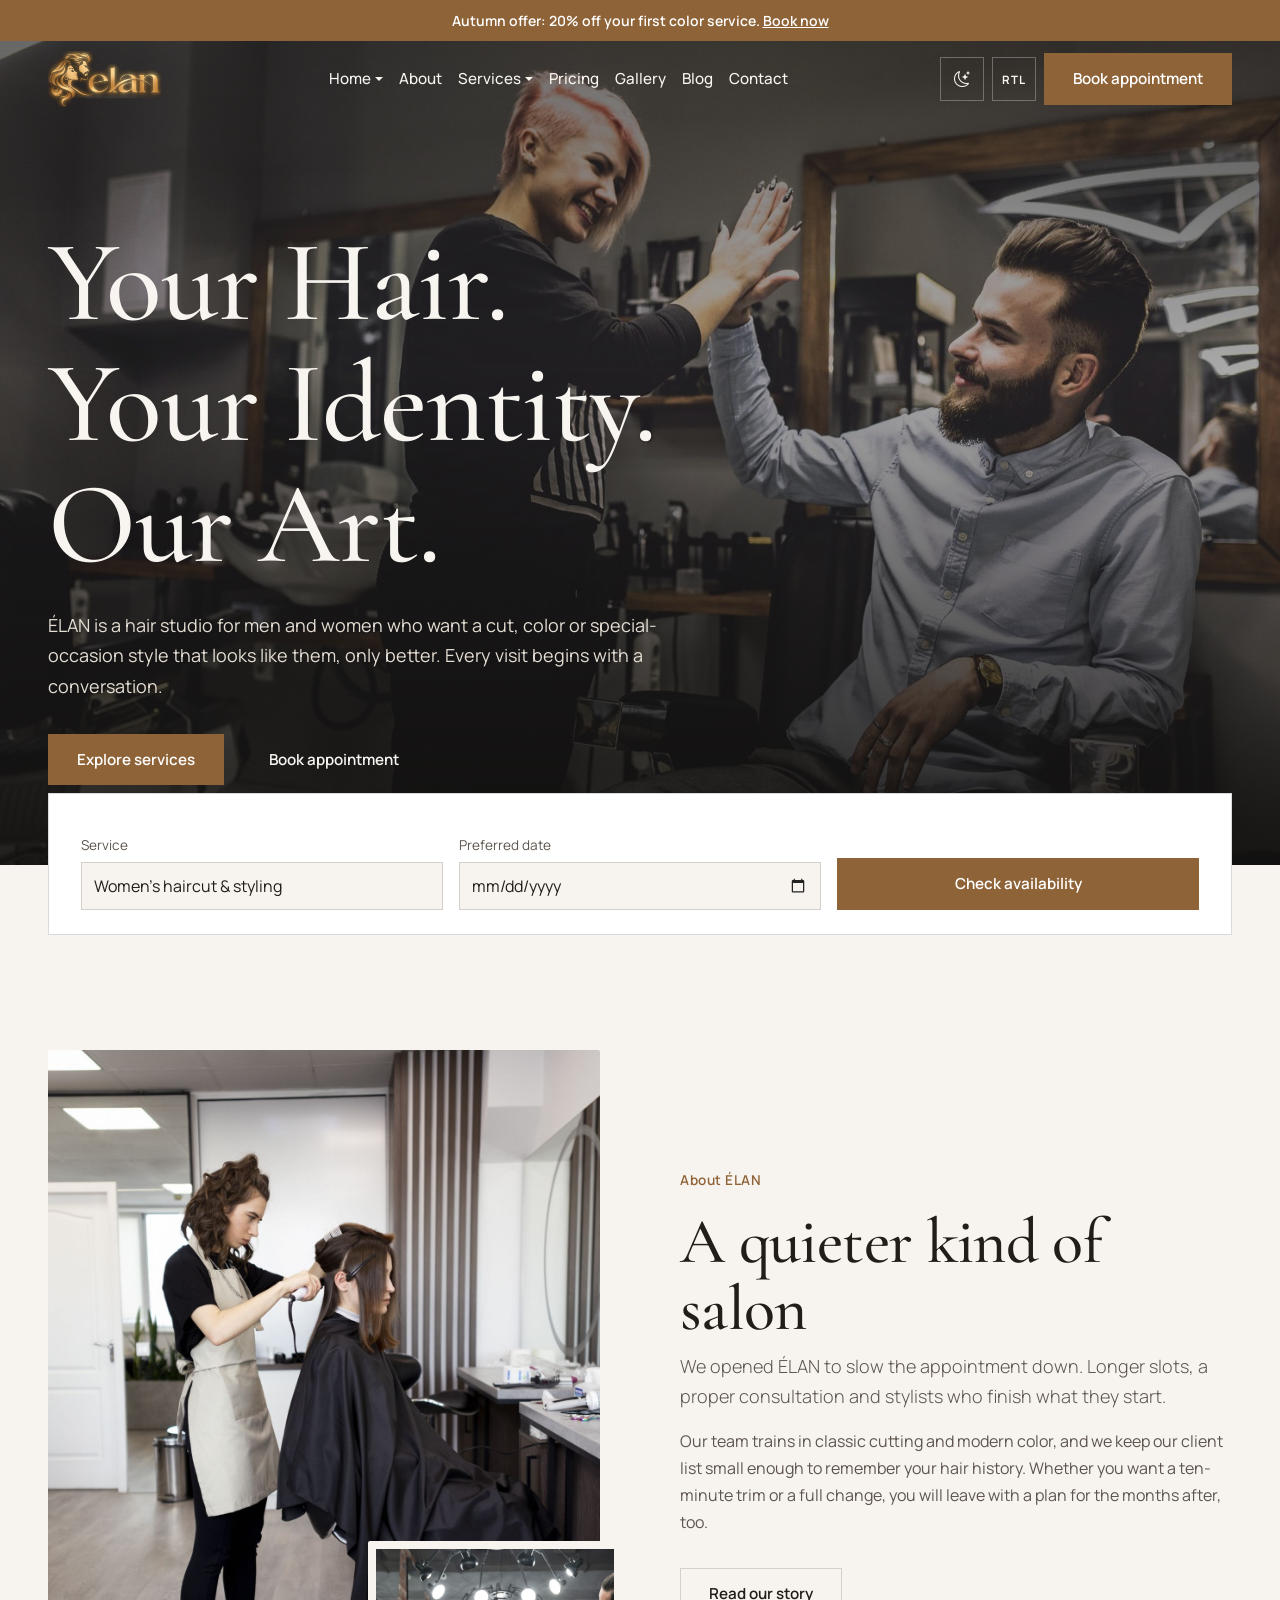
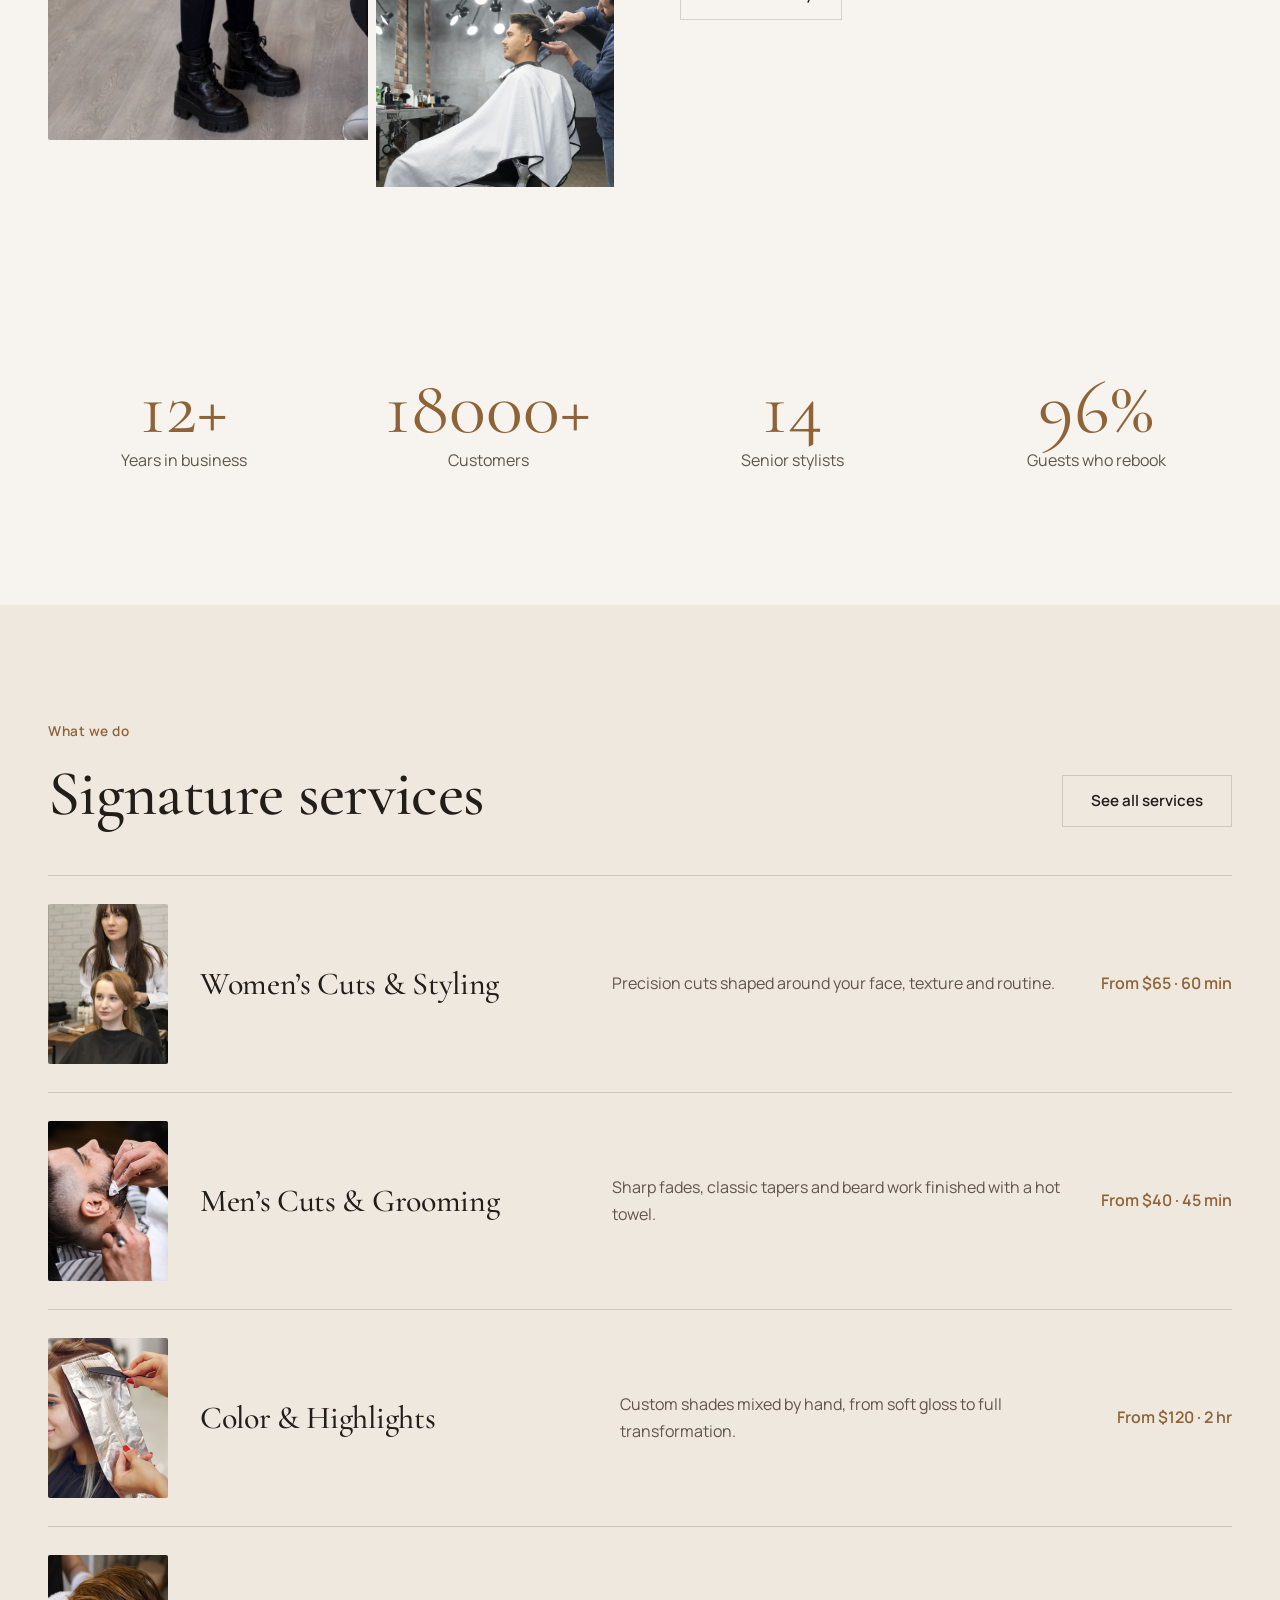
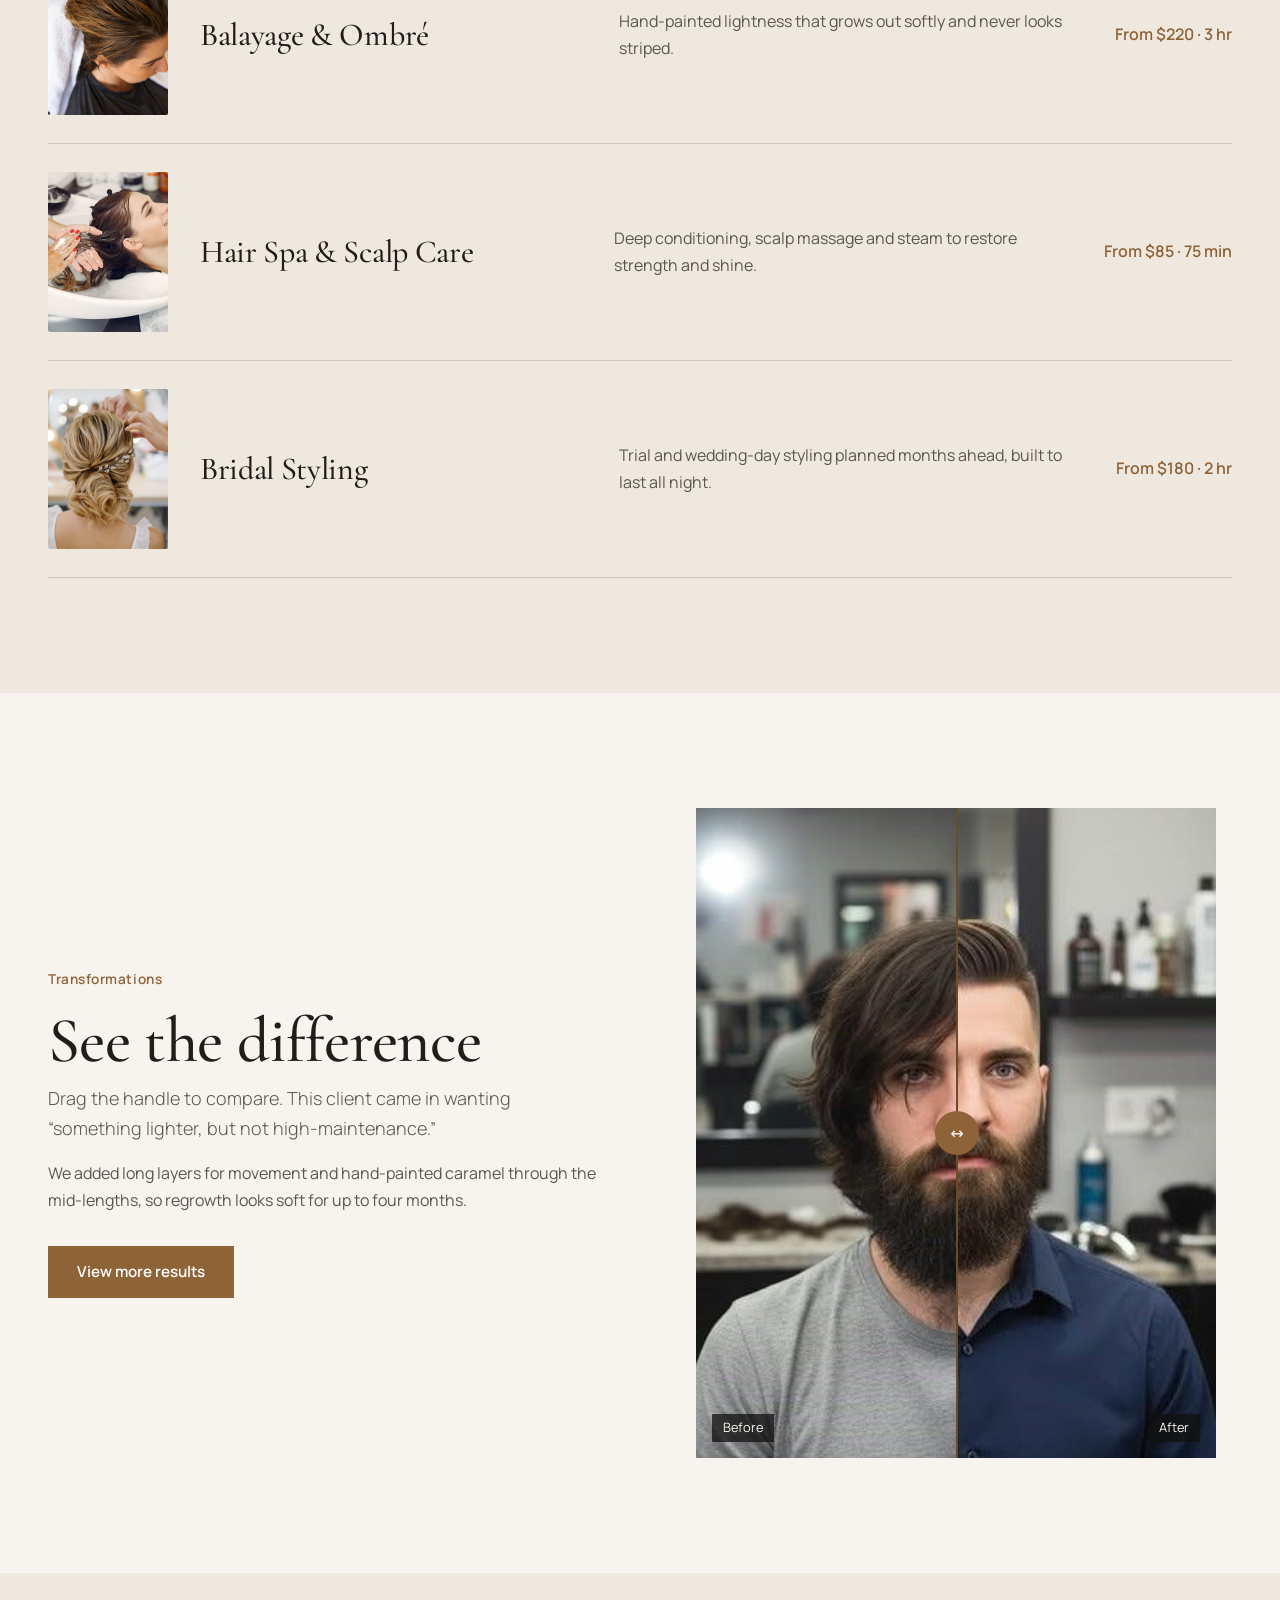
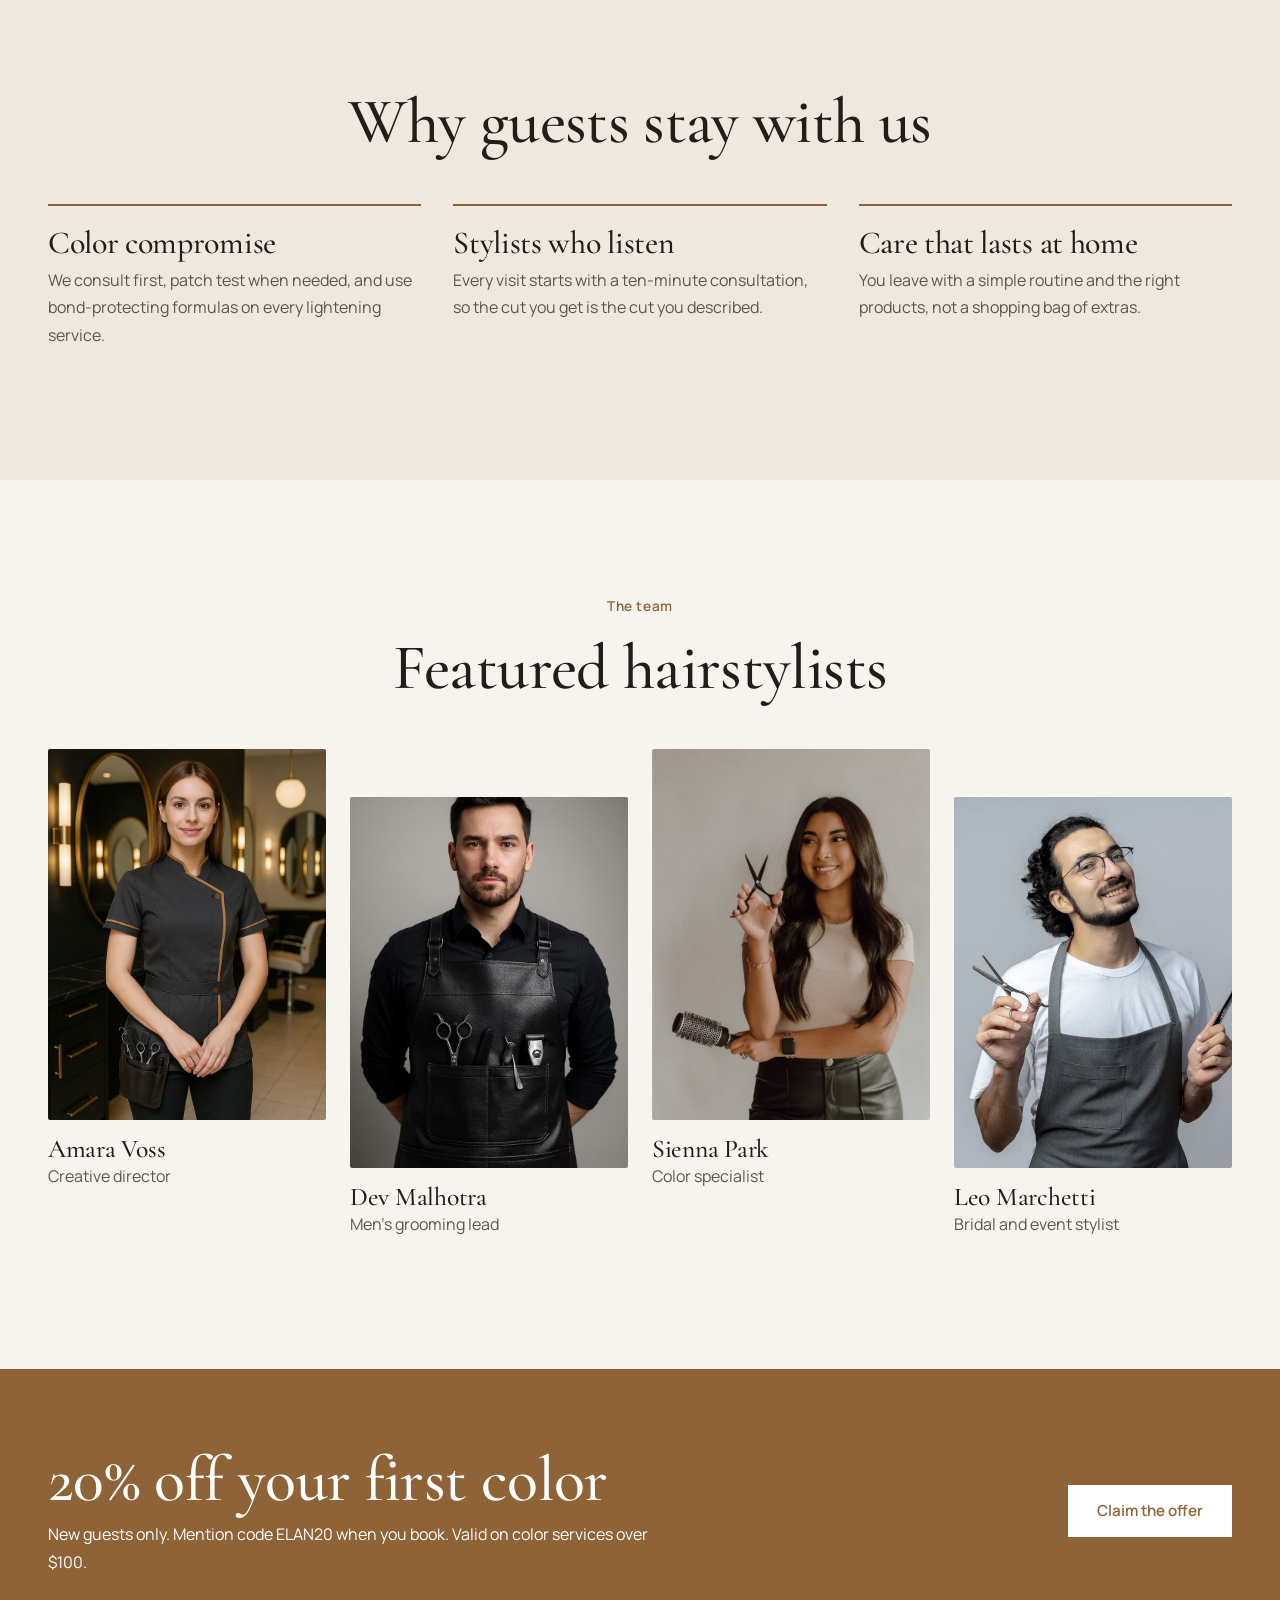
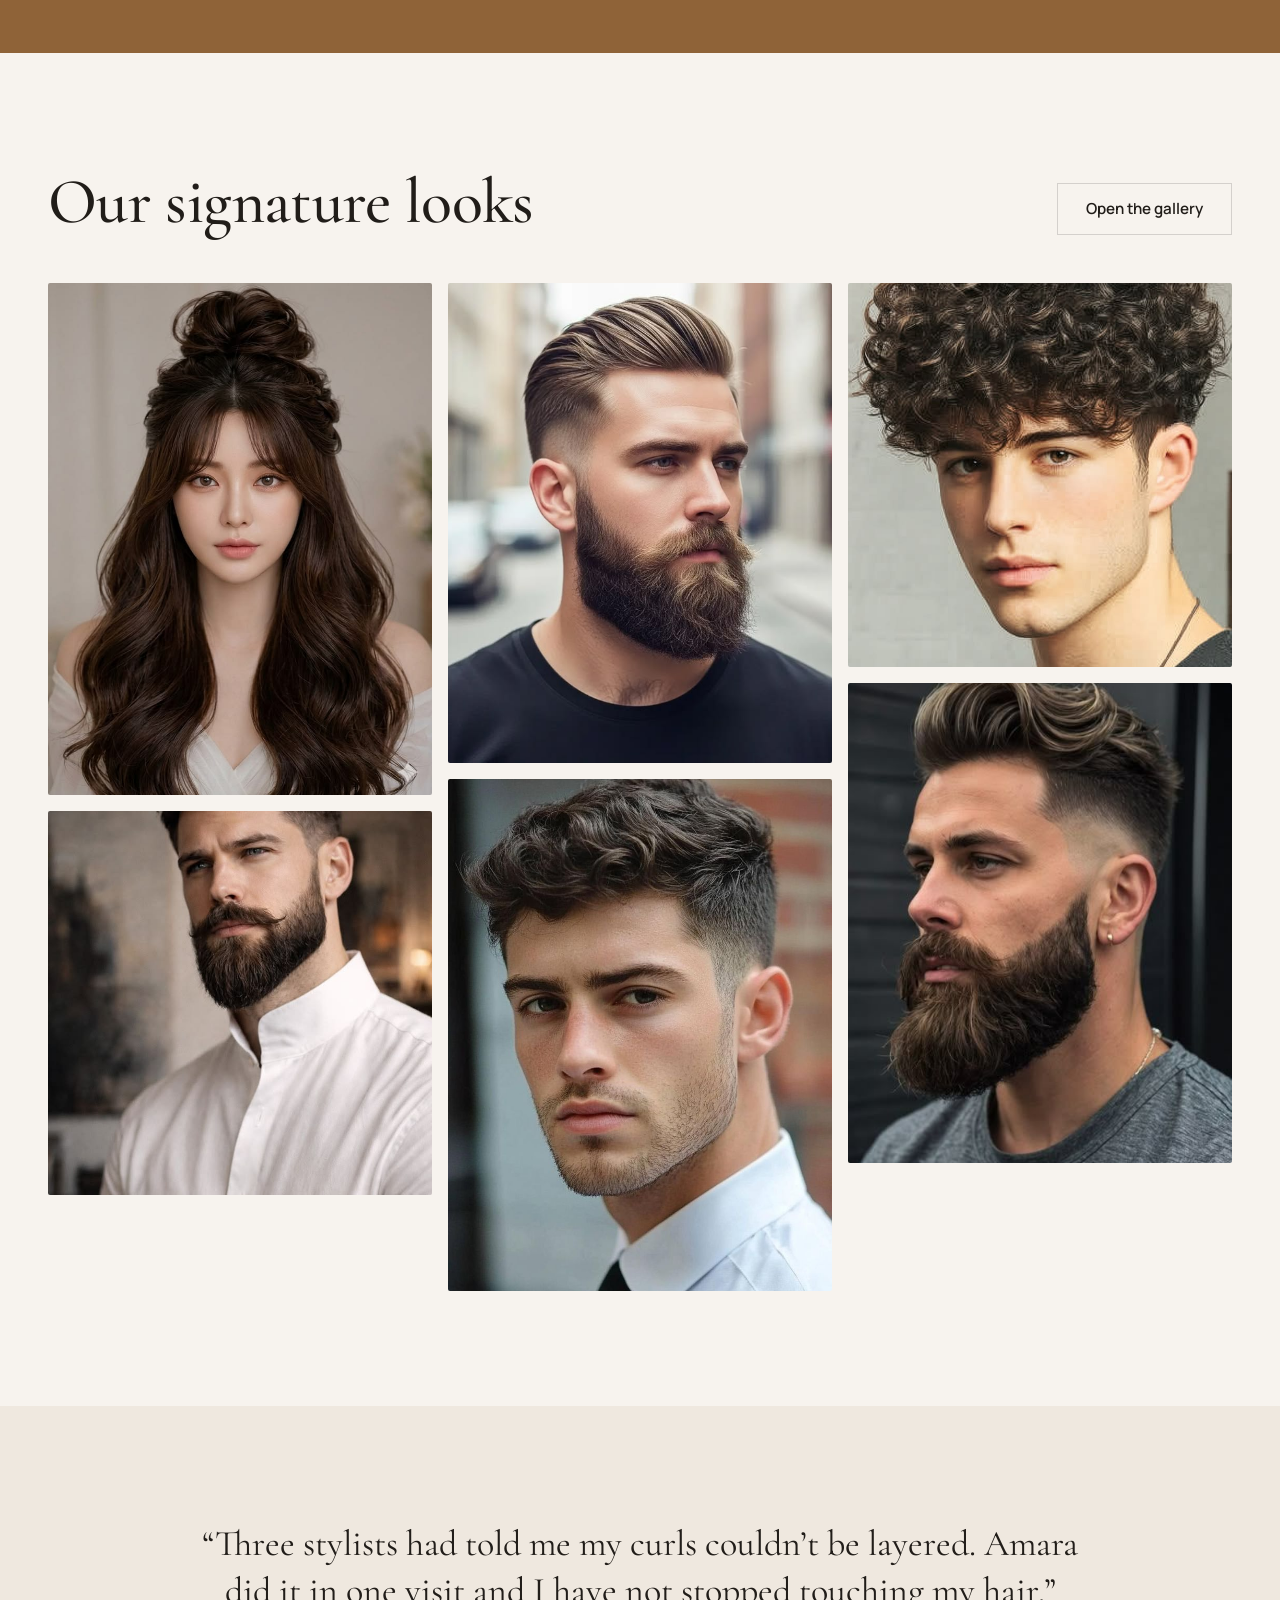
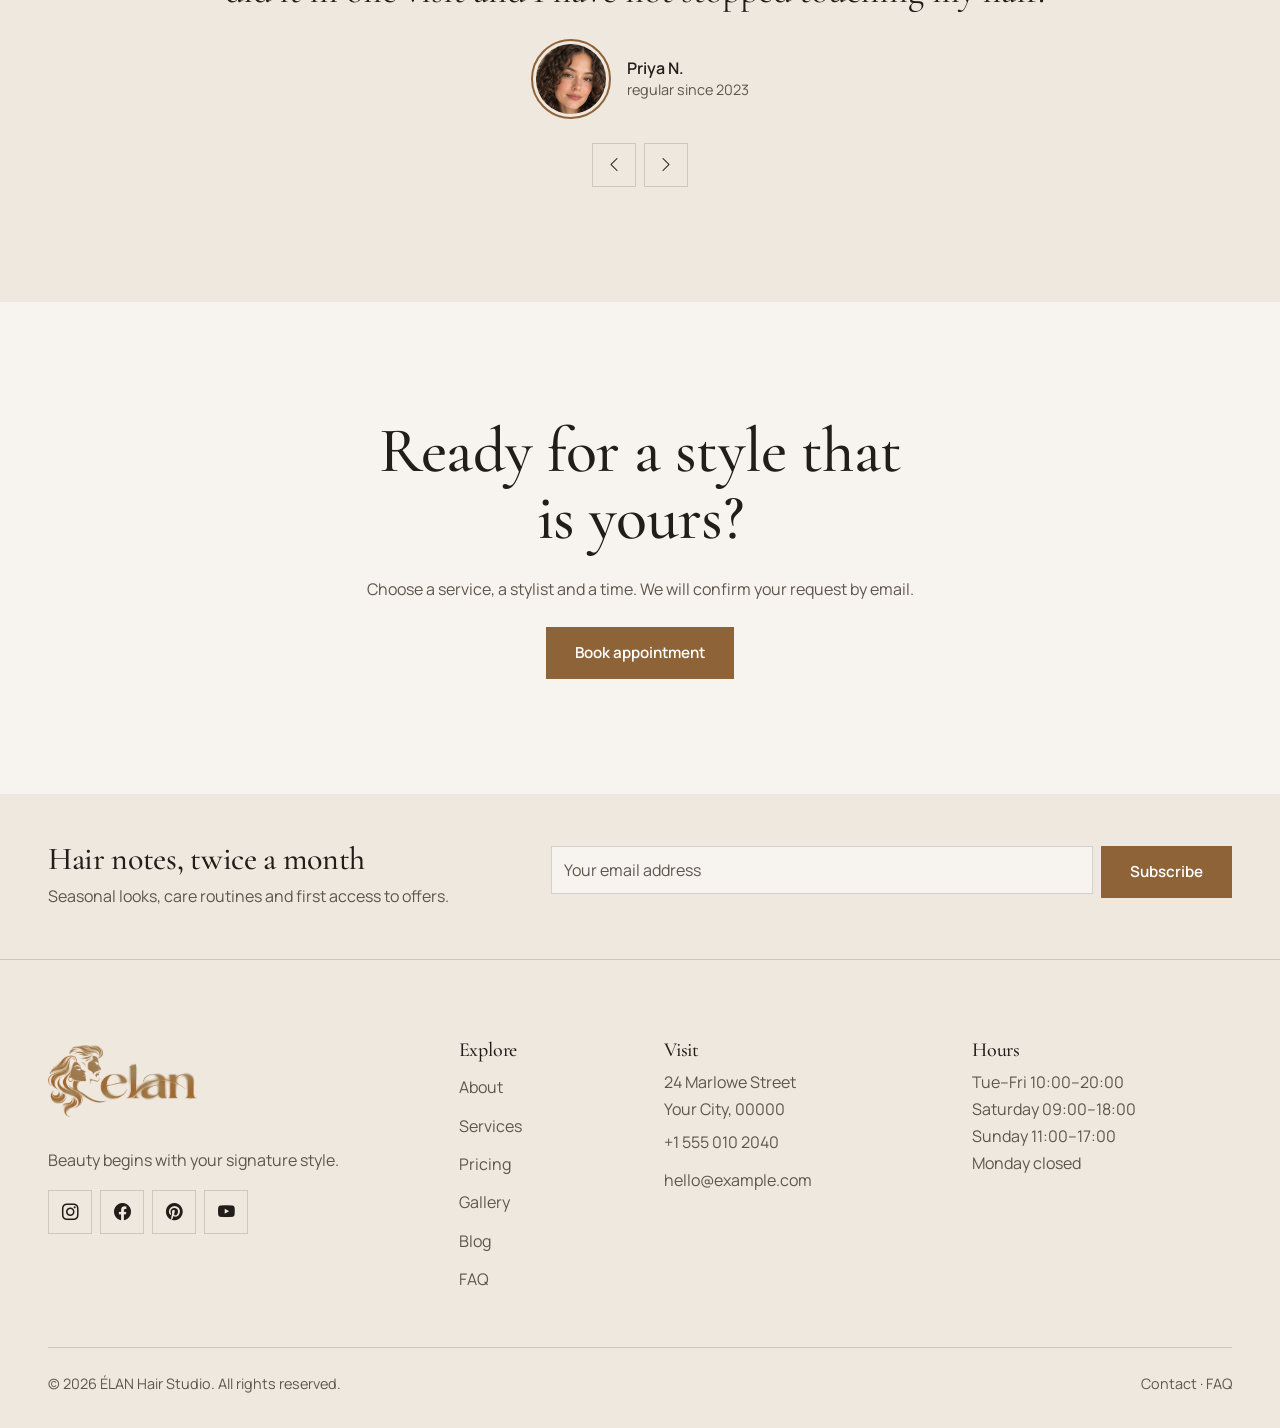
<file: index.html>
<!DOCTYPE html>
<html lang="en" dir="ltr" data-theme="dark">
<head>
<meta charset="utf-8">
<meta name="viewport" content="width=device-width, initial-scale=1, viewport-fit=cover">
<title>ÉLAN Hair Studio | Premium Hair Salon for Women &amp; Men</title>
<meta name="description" content="ÉLAN Hair Studio offers precision haircuts, custom color, balayage, hair spa and bridal styling for men and women. Book your appointment online today.">
<link rel="canonical" href="https://www.example.com/">
<meta property="og:type" content="website">
<meta property="og:title" content="ÉLAN Hair Studio | Premium Hair Salon">
<meta property="og:description" content="Precision cuts, custom color, balayage, hair spa and bridal styling.">
<meta property="og:image" content="https://www.example.com/assets/images/hero/hero-1.webp">
<link rel="icon" href="assets/images/favicon/favicon.ico" sizes="any">
<link rel="icon" type="image/png" sizes="32x32" href="assets/images/favicon/favicon-32x32.png">
<link rel="icon" type="image/png" sizes="192x192" href="assets/images/favicon/favicon-192x192.png">
<link rel="apple-touch-icon" href="assets/images/favicon/apple-touch-icon.png">
<meta name="theme-color" content="#11100F">
<script>/* Apply saved theme/direction before paint to avoid a flash */
try{var t=localStorage.getItem('elan-salon-theme')||(matchMedia('(prefers-color-scheme: light)').matches?'light':'dark');document.documentElement.setAttribute('data-theme',t);document.documentElement.setAttribute('dir',localStorage.getItem('elan-salon-dir')||'ltr')}catch(e){}</script>
<link rel="preconnect" href="https://fonts.googleapis.com"><link rel="preconnect" href="https://fonts.gstatic.com" crossorigin>
<link href="https://fonts.googleapis.com/css2?family=Cormorant+Garamond:wght@400;500;600&family=Manrope:wght@400;500;600;700&display=swap" rel="stylesheet">
<!-- For production, replace the CDN links with the local copies listed in the folder structure -->
<link rel="stylesheet" href="https://cdn.jsdelivr.net/npm/bootstrap@5.3.3/dist/css/bootstrap.min.css">
<link rel="stylesheet" href="https://cdn.jsdelivr.net/npm/bootstrap-icons@1.11.3/font/bootstrap-icons.min.css">
<link rel="stylesheet" href="assets/css/style.css">
<link rel="stylesheet" href="assets/css/dark-mode.css">
<link rel="stylesheet" href="assets/css/rtl.css">
<script type="application/ld+json">
{"@context":"https://schema.org","@type":"HairSalon","name":"ÉLAN Hair Studio","url":"https://www.example.com/","image":"https://www.example.com/assets/images/hero/hero-1.webp","telephone":"+1-555-010-2040","priceRange":"$$","address":{"@type":"PostalAddress","streetAddress":"24 Marlowe Street","addressLocality":"Your City","postalCode":"00000","addressCountry":"US"},"openingHours":["Tu-Fr 10:00-20:00","Sa 09:00-18:00","Su 11:00-17:00"]}
</script>
</head>
<body>
<a class="skip-link" href="#main">Skip to content</a>
<div class="preloader" aria-hidden="true"><span>ÉLAN</span></div>

<div class="announce">Autumn offer: 20% off your first color service. <a href="booking.html">Book now</a></div>

<header class="site-header">
  <nav class="navbar navbar-expand-lg" aria-label="Main">
    <div class="container">
      <a class="navbar-brand brand brand-img" href="index.html" aria-label="ÉLAN Hair Studio home"><img class="brand-logo logo-dark" src="assets/images/logo-dark.webp" alt="ÉLAN Hair Studio" width="404" height="200"><img class="brand-logo logo-light" src="assets/images/logo-light.webp" alt="" width="413" height="200"></a>
      <button class="navbar-toggler" type="button" data-bs-toggle="collapse" data-bs-target="#mainNav" aria-controls="mainNav" aria-expanded="false" aria-label="Toggle navigation"><i class="bi bi-list fs-4"></i></button>
      <div class="collapse navbar-collapse" id="mainNav">
        <ul class="navbar-nav mx-auto">
          <li class="nav-item dropdown"><a class="nav-link dropdown-toggle active" href="#" role="button" data-bs-toggle="dropdown" aria-expanded="false" aria-current="page">Home</a>
            <ul class="dropdown-menu"><li><a class="dropdown-item active" href="index.html">Home 1</a></li><li><a class="dropdown-item" href="home-2.html">Home 2</a></li></ul></li>
          <li class="nav-item"><a class="nav-link" href="about.html">About</a></li>
          <li class="nav-item dropdown"><a class="nav-link dropdown-toggle" href="services.html" role="button" data-bs-toggle="dropdown" aria-expanded="false">Services</a>
            <ul class="dropdown-menu"><li><a class="dropdown-item" href="services.html">All services</a></li><li><a class="dropdown-item" href="service-details.html">Service details</a></li></ul></li>
          <li class="nav-item"><a class="nav-link" href="pricing.html">Pricing</a></li>
          <li class="nav-item"><a class="nav-link" href="gallery.html">Gallery</a></li>
          <li class="nav-item"><a class="nav-link" href="blog.html">Blog</a></li>
          <li class="nav-item"><a class="nav-link" href="contact.html">Contact</a></li>
        </ul>
        <div class="d-flex align-items-center gap-2 mt-3 mt-lg-0">
          <button class="icon-btn" type="button" data-theme-toggle aria-pressed="false" aria-label="Switch theme"><i class="bi bi-sun"></i></button>
          <button class="icon-btn" type="button" data-rtl-toggle aria-pressed="false" aria-label="Toggle right-to-left layout"><span class="rtl-label" aria-hidden="true">RTL</span></button>
          <a class="btn-elan" href="booking.html">Book appointment</a>
        </div>
      </div>
    </div>
  </nav>
</header>

<main id="main">
<!-- Hero -->
<section class="hero" aria-labelledby="hero-title">
  <div class="hero-bg"><img data-parallax src="assets/images/banner1.jpg" alt="Stylist finishing a soft layered haircut in the ÉLAN studio" width="1920" height="1080" fetchpriority="high"></div>
  <div class="container">
    <h1 id="hero-title">Your Hair. Your Identity. Our Art.</h1>
    <p>ÉLAN is a hair studio for men and women who want a cut, color or special-occasion style that looks like them, only better. Every visit begins with a conversation.</p>
    <div class="hero-actions">
      <a class="btn-elan" href="services.html">Explore services</a>
      <a class="btn-elan btn-ghost" style="color:#F8F5F0" href="booking.html">Book appointment</a>
    </div>
  </div>
</section>

<!-- Floating booking -->
<div class="container">
  <form class="quick-book row g-3 align-items-end" action="booking.html" method="get" aria-label="Quick appointment request">
    <div class="col-md-4"><label for="qb-service">Service</label>
      <select class="form-select" id="qb-service" name="service"><option>Women’s haircut &amp; styling</option><option>Men’s haircut &amp; grooming</option><option>Hair coloring &amp; highlights</option><option>Balayage &amp; ombré</option><option>Hair spa &amp; scalp treatment</option><option>Bridal hair styling</option></select></div>
    <div class="col-md-4"><label for="qb-date">Preferred date</label><input class="form-control" type="date" id="qb-date" name="date"></div>
    <div class="col-md-4"><button class="btn-elan w-100" type="submit">Check availability</button></div>
  </form>
</div>

<!-- Salon introduction -->
<section class="section" aria-labelledby="intro-title">
  <div class="container split">
    <div class="stack-img reveal">
      <div class="media "><img src="assets/images/about1.jpg" alt="Warm, softly lit styling floor at ÉLAN Hair Studio" width="720" height="900" loading="lazy"></div>
      <div class="media inset"><img src="assets/images/about 2.jpg" alt="Close-up of a stylist’s hands sectioning hair" width="400" height="400" loading="lazy"></div>
    </div>
    <div class="reveal">
      <p class="label">About ÉLAN</p>
      <h2 id="intro-title">A quieter kind of salon</h2>
      <p class="lead">We opened ÉLAN to slow the appointment down. Longer slots, a proper consultation and stylists who finish what they start.</p>
      <p>Our team trains in classic cutting and modern color, and we keep our client list small enough to remember your hair history. Whether you want a ten-minute trim or a full change, you will leave with a plan for the months after, too.</p>
      <a class="btn-elan btn-ghost mt-3" href="about.html">Read our story</a>
    </div>
  </div>
</section>
<!-- Stats -->
<section class="section" aria-label="ÉLAN in numbers">
  <div class="container stats text-center">
    <div><div class="stat-n" data-count="12" data-suffix="+">0</div><p class="mx-auto">Years in business</p></div>
    <div><div class="stat-n" data-count="18000" data-suffix="+">0</div><p class="mx-auto">Customers</p></div>
    <div><div class="stat-n" data-count="14">0</div><p class="mx-auto">Senior stylists</p></div>
    <div><div class="stat-n" data-count="96" data-suffix="%">0</div><p class="mx-auto">Guests who rebook</p></div>
  </div>
</section>
<!-- Signature services -->
<section class="section section-alt" aria-labelledby="svc-title">
  <div class="container">
    <div class="d-flex flex-wrap justify-content-between align-items-end gap-3 mb-5">
      <div><p class="label">What we do</p><h2 id="svc-title" class="mb-0">Signature services</h2></div>
      <a class="btn-elan btn-ghost" href="services.html">See all services</a>
    </div>
    <ul class="svc-list"><li class="svc-item reveal"><div class="svc-thumb media"><img src="assets/images/Women Cuts & Styling.jpg" alt="Women’s Cuts & Styling" width="120" height="160" loading="lazy"></div>
      <h3>Women’s Cuts & Styling</h3><p>Precision cuts shaped around your face, texture and routine.</p><a class="price" href="service-details.html">From $65 · 60 min</a></li>
      <li class="svc-item reveal"><div class="svc-thumb media"><img src="assets/images/Men Cuts & Grooming.jpg" alt="Men’s Cuts & Grooming" width="120" height="160" loading="lazy">
      </div><h3>Men’s Cuts & Grooming</h3><p>Sharp fades, classic tapers and beard work finished with a hot towel.</p><a class="price" href="service-details.html">From $40 · 45 min</a></li>
      <li class="svc-item reveal"><div class="svc-thumb media"><img src="assets/images/Color & Highlights.jpg" alt="Color & Highlights" width="120" height="160" loading="lazy"></div>
        <h3>Color & Highlights</h3><p>Custom shades mixed by hand, from soft gloss to full transformation.</p><a class="price" href="service-details.html">From $120 · 2 hr</a></li>
        <li class="svc-item reveal"><div class="svc-thumb media"><img src="assets/images/Balayage & Ombré.jpg" alt="Balayage & Ombré" width="120" height="160" loading="lazy"></div>
          <h3>Balayage & Ombré</h3><p>Hand-painted lightness that grows out softly and never looks striped.</p><a class="price" href="service-details.html">From $220 · 3 hr</a></li><li class="svc-item reveal">
            <div class="svc-thumb media"><img src="assets/images/Hair Spa & Scalp Care.jpg" alt="Hair Spa & Scalp Care" width="120" height="160" loading="lazy"></div>
            <h3>Hair Spa & Scalp Care</h3><p>Deep conditioning, scalp massage and steam to restore strength and shine.</p><a class="price" href="service-details.html">From $85 · 75 min</a></li><li class="svc-item reveal">
              <div class="svc-thumb media"><img src="assets/images/Bridal Styling.jpg" alt="Bridal Styling" width="120" height="160" loading="lazy"></div>
              <h3>Bridal Styling</h3><p>Trial and wedding-day styling planned months ahead, built to last all night.</p><a class="price" href="service-details.html">From $180 · 2 hr</a></li></ul>
  </div>
</section>

<!-- Before & after -->
<section class="section" aria-labelledby="ba-title">
  <div class="container split reverse">
    <div class="reveal">
      <div class="ba" role="group" aria-label="Before and after comparison">
        <img src="assets/images/befor.jpg" alt="Client before: dull, one-length dark brown hair" width="800" height="1000" loading="lazy">
        <img class="after" src="assets/images/after.jpg" alt="Same client after: layered cut with caramel balayage" width="800" height="1000" loading="lazy">
        <span class="ba-tag l">Before</span><span class="ba-tag r">After</span>
        <div class="ba-handle"></div>
        <input class="ba-range" type="range" min="0" max="100" value="50" aria-label="Reveal before and after image">
      </div>
    </div>
    <div class="reveal">
      <p class="label">Transformations</p>
      <h2 id="ba-title">See the difference</h2>
      <p class="lead">Drag the handle to compare. This client came in wanting “something lighter, but not high-maintenance.”</p>
      <p>We added long layers for movement and hand-painted caramel through the mid-lengths, so regrowth looks soft for up to four months.</p>
      <a class="btn-elan mt-3" href="gallery.html">View more results</a>
    </div>
  </div>
</section>

<!-- Why choose us -->
<section class="section section-alt" aria-labelledby="why-title">
  <div class="container">
    <h2 id="why-title" class="mb-5 text-center">Why guests stay with us</h2>
    <div class="why"><div class="reveal"><h3>Color  compromise</h3><p>We consult first, patch test when needed, and use bond-protecting formulas on every lightening service.</p></div><div class="reveal"><h3>Stylists who listen</h3><p>Every visit starts with a ten-minute consultation, so the cut you get is the cut you described.</p></div><div class="reveal"><h3>Care that lasts at home</h3><p>You leave with a simple routine and the right products, not a shopping bag of extras.</p></div></div>
  </div>
</section>

<!-- Stylists -->
<section class="section" aria-labelledby="team-title">
  <div class="container">
    <p class="label text-center">The team</p>
    <h2 id="team-title" class="mb-5 text-center">Featured hairstylists</h2>
    <div class="team"><article class="reveal"><div class="media "><img src="assets/images/1.jpg" alt="Amara Voss, Creative director at ÉLAN Hair Studio" width="480" height="640" loading="lazy"></div>
      <h3>Amara Voss</h3><p>Creative director</p></article><article class="reveal">
        <div class="media "><img src="assets/images/2.jpg" alt="Dev Malhotra, Men’s grooming lead at ÉLAN Hair Studio" width="480" height="640" loading="lazy"></div>
        <h3>Dev Malhotra</h3><p>Men’s grooming lead</p></article><article class="reveal"><div class="media "><img src="assets/images/3.jpg" alt="Sienna Park, Color specialist at ÉLAN Hair Studio" width="480" height="640" loading="lazy"></div>
          <h3>Sienna Park</h3><p>Color specialist</p></article><article class="reveal"><div class="media "><img src="assets/images/4.jpg" alt="Leo Marchetti, Bridal and event stylist at ÉLAN Hair Studio" width="480" height="640" loading="lazy"></div><h3>Leo Marchetti</h3><p>Bridal and event stylist</p></article></div>
  </div>
</section>

<!-- Promo banner -->
<section class="promo" aria-labelledby="promo-title">
  <div class="container d-flex flex-wrap justify-content-between align-items-center gap-4">
    <div><h2 id="promo-title" class="mb-2">20% off your first color</h2><p class="mb-0">New guests only. Mention code ELAN20 when you book. Valid on color services over $100.</p></div>
    <a class="btn-elan" href="booking.html">Claim the offer</a>
  </div>
</section>

<!-- Signature looks -->
<section class="section" aria-labelledby="looks-title">
  <div class="container">
    <div class="d-flex flex-wrap justify-content-between align-items-end gap-3 mb-5">
      <h2 id="looks-title" class="mb-0">Our signature looks</h2>
      <a class="btn-elan btn-ghost" href="gallery.html">Open the gallery</a>
    </div>
    <div class="looks"><div class="media "><img src="assets/images/look1.jpg" alt="Soft layered cut with face-framing pieces" width="600" height="750" loading="lazy"></div><div class="media ">
      <img src="assets/images/look2.jpg" alt="Glossy chestnut brunette color" width="600" height="750" loading="lazy"></div><div class="media ">
        <img src="assets/images/look3.jpg" alt="Modern textured crop for men" width="600" height="750" loading="lazy"></div><div class="media ">
          <img src="assets/images/look4.jpg" alt="Honey balayage on long waves" width="600" height="750" loading="lazy"></div><div class="media ">
            <img src="assets/images/look5.jpg" alt="Low chignon with fresh florals" width="600" height="750" loading="lazy"></div><div class="media "><img src="assets/images/look6.jpg" alt="Copper to blonde transformation" width="600" height="750" loading="lazy"></div></div>
  </div>
</section>

<!-- Testimonials -->
<section class="section section-alt" aria-labelledby="test-title">
  <div class="container">
    <h2 id="test-title" class="visually-hidden">Guest reviews</h2>
    <div id="reviews" class="carousel slide" data-bs-ride="false" aria-label="Guest reviews">
      <div class="carousel-inner">
        <div class="carousel-item active"><blockquote class="t">“Three stylists had told me my curls couldn’t be layered. Amara did it in one visit and I have not stopped touching my hair.”</blockquote><div class="t-person"><img class="t-avatar" src="assets/images/avatars/priya.jpg" alt="Portrait of Priya N." width="80" height="80" loading="lazy"><p class="t-by"><strong>Priya N.</strong><span>regular since 2023</span></p></div></div>
        <div class="carousel-item"><blockquote class="t">“My fade has never grown out this cleanly. Dev remembers exactly how I like the beard blended.”</blockquote><div class="t-person"><img class="t-avatar" src="assets/images/avatars/marcus.jpg" alt="Portrait of Marcus T." width="80" height="80" loading="lazy"><p class="t-by"><strong>Marcus T.</strong><span>monthly grooming</span></p></div></div>
        <div class="carousel-item"><blockquote class="t">“The bridal trial took the stress out of the day. My style survived the humidity, the dancing and a rainy photo shoot.”</blockquote><div class="t-person"><img class="t-avatar" src="assets/images/avatars/hannah.jpg" alt="Portrait of Hannah L." width="80" height="80" loading="lazy"><p class="t-by"><strong>Hannah L.</strong><span>bride</span></p></div></div>
      </div>
      <div class="d-flex gap-2 mt-4">
        <button class="icon-btn" type="button" data-bs-target="#reviews" data-bs-slide="prev" aria-label="Previous review"><i class="bi bi-chevron-left"></i></button>
        <button class="icon-btn" type="button" data-bs-target="#reviews" data-bs-slide="next" aria-label="Next review"><i class="bi bi-chevron-right"></i></button>
      </div>
    </div>
  </div>
</section>





<!-- Booking CTA -->
<section class="section text-center" aria-labelledby="cta-title">
  <div class="container">
    <h2 id="cta-title" class="mx-auto" style="max-width:18ch">Ready for a style that is yours?</h2>
    <p class="mx-auto my-4">Choose a service, a stylist and a time. We will confirm your request by email.</p>
    <a class="btn-elan" href="booking.html">Book appointment</a>
  </div>
</section>

<!-- Newsletter -->
<section class="section-alt py-5" aria-labelledby="nl-title">
  <div class="container">
    <div class="row g-4 align-items-center">
      <div class="col-lg-5"><h2 id="nl-title" class="fs-2">Hair notes, twice a month</h2><p class="mb-0">Seasonal looks, care routines and first access to offers.</p></div>
      <div class="col-lg-7">
        <!-- INTEGRATION POINT: set data-endpoint to your Mailchimp / ConvertKit form URL -->
        <form data-validate class="row g-2" aria-label="Newsletter">
          <div class="col-sm"><label class="visually-hidden" for="nl-email">Email address</label><input class="form-control" type="email" id="nl-email" name="email" placeholder="Your email address" required autocomplete="email"></div>
          <div class="col-sm-auto"><button class="btn-elan w-100" type="submit">Subscribe</button></div>
          <p class="mb-0" role="status" data-status></p>
        </form>
      </div>
    </div>
  </div>
</section>
</main>

<footer class="footer">
  <div class="container">
    <div class="row g-5">
      <div class="col-12 col-lg-4 footer-brand"><a class="brand brand-img brand-footer" href="index.html" aria-label="ÉLAN Hair Studio home"><img class="brand-logo logo-dark" src="assets/images/logo-dark.webp" alt="ÉLAN Hair Studio" width="404" height="200"><img class="brand-logo logo-light" src="assets/images/logo-light.webp" alt="" width="413" height="200"></a><p class="mt-3">Beauty begins with your signature style.</p>
        <div class="d-flex gap-2"><a class="icon-btn" href="#" aria-label="Instagram"><i class="bi bi-instagram"></i></a><a class="icon-btn" href="#" aria-label="Facebook"><i class="bi bi-facebook"></i></a><a class="icon-btn" href="#" aria-label="Pinterest"><i class="bi bi-pinterest"></i></a><a class="icon-btn" href="#" aria-label="YouTube"><i class="bi bi-youtube"></i></a></div></div>
      <div class="col-6 col-md-4 col-lg-2"><h3 class="fs-5">Explore</h3><ul><li><a href="about.html">About</a></li><li><a href="services.html">Services</a></li><li><a href="pricing.html">Pricing</a></li><li><a href="gallery.html">Gallery</a></li><li><a href="blog.html">Blog</a></li><li><a href="faq.html">FAQ</a></li></ul></div>
      <div class="col-6 col-md-4 col-lg-3"><h3 class="fs-5">Visit</h3><address class="text-body-secondary mb-0" style="color:var(--muted)!important">24 Marlowe Street<br>Your City, 00000<br><a href="tel:+15550102040">+1 555 010 2040</a><br><a href="mailto:hello@example.com">hello@example.com</a></address></div>
      <div class="col-12 col-md-4 col-lg-3"><h3 class="fs-5">Hours</h3><ul style="color:var(--muted)"><li>Tue–Fri 10:00–20:00</li><li>Saturday 09:00–18:00</li><li>Sunday 11:00–17:00</li><li>Monday closed</li></ul></div>
    </div>
    <div class="copyright d-flex flex-wrap justify-content-between gap-2"><span>© <span data-year>2026</span> ÉLAN Hair Studio. All rights reserved.</span><span><a href="contact.html">Contact</a> · <a href="faq.html">FAQ</a></span></div>
  </div>
</footer>

<button class="icon-btn to-top" type="button" aria-label="Back to top"><i class="bi bi-arrow-up"></i></button>
<script src="https://cdn.jsdelivr.net/npm/bootstrap@5.3.3/dist/js/bootstrap.bundle.min.js"></script>
<script src="assets/js/main.js"></script>
</body>
</html>
</file>
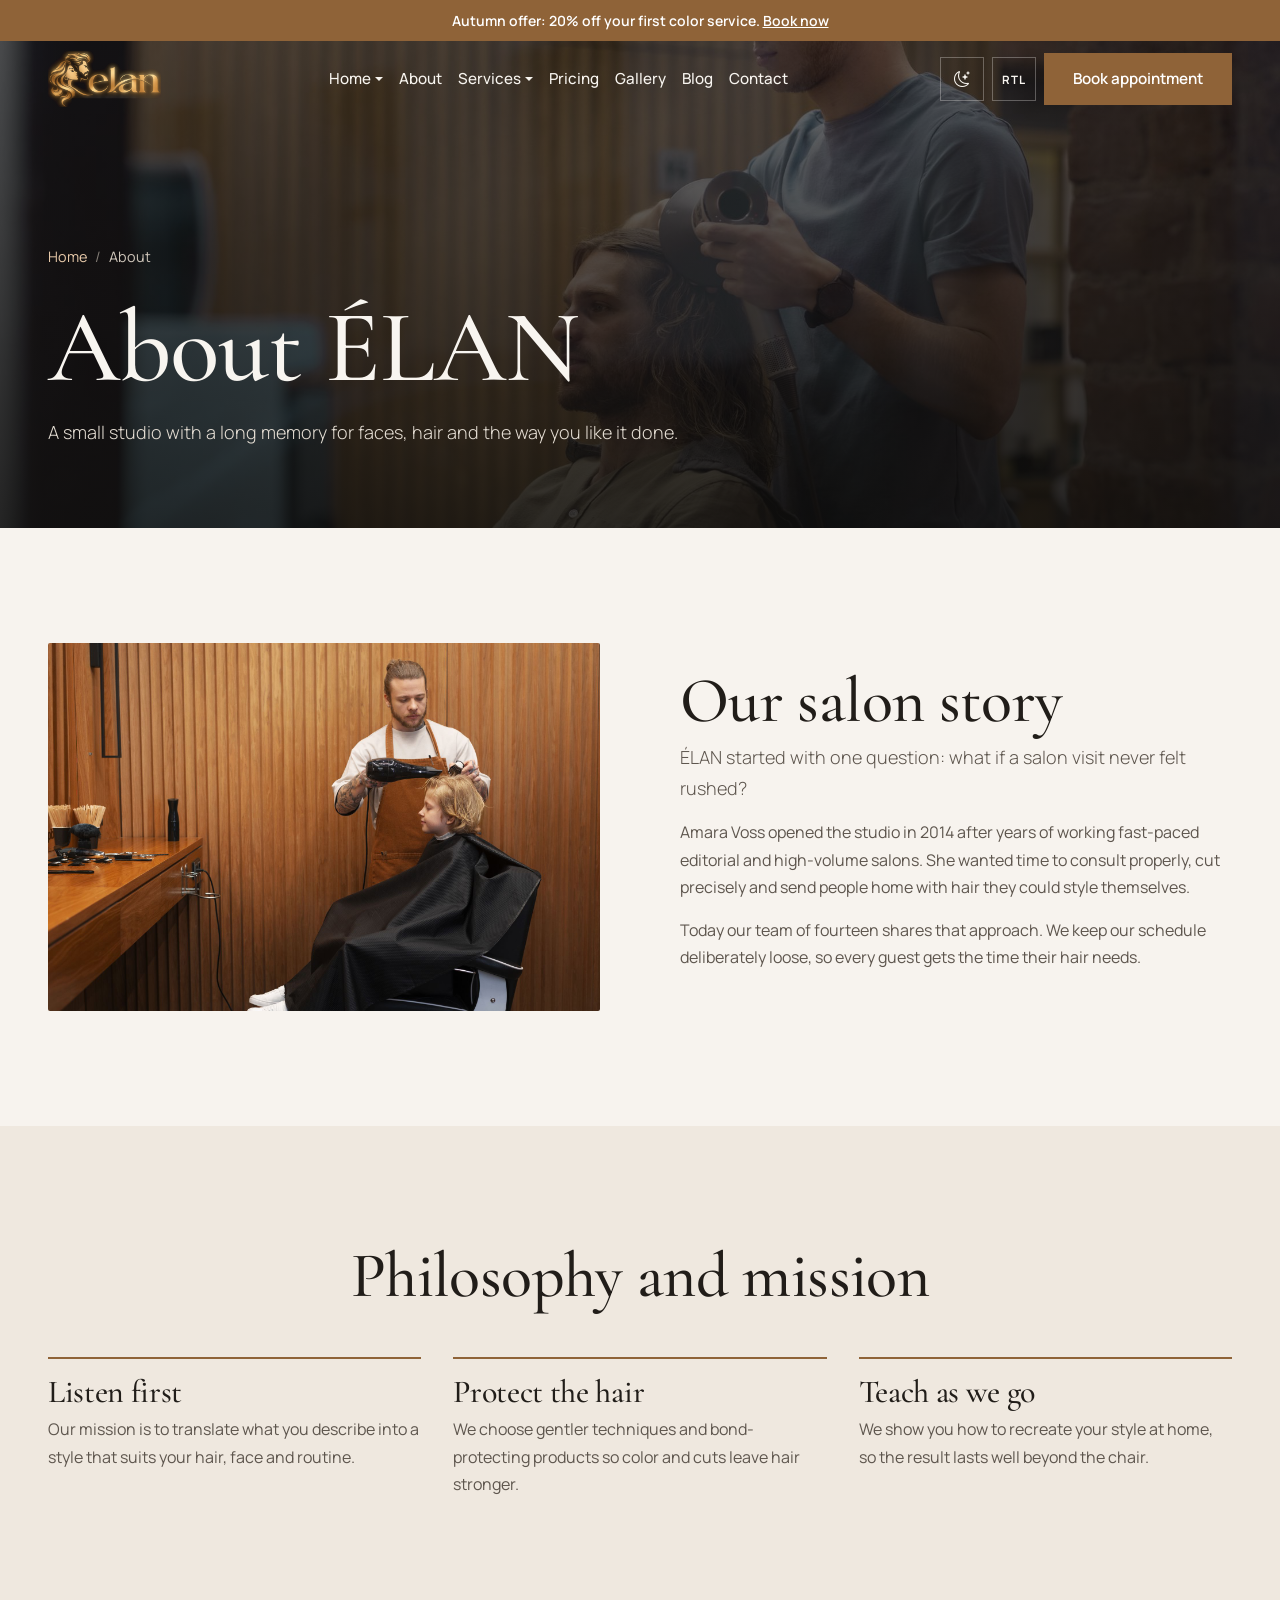
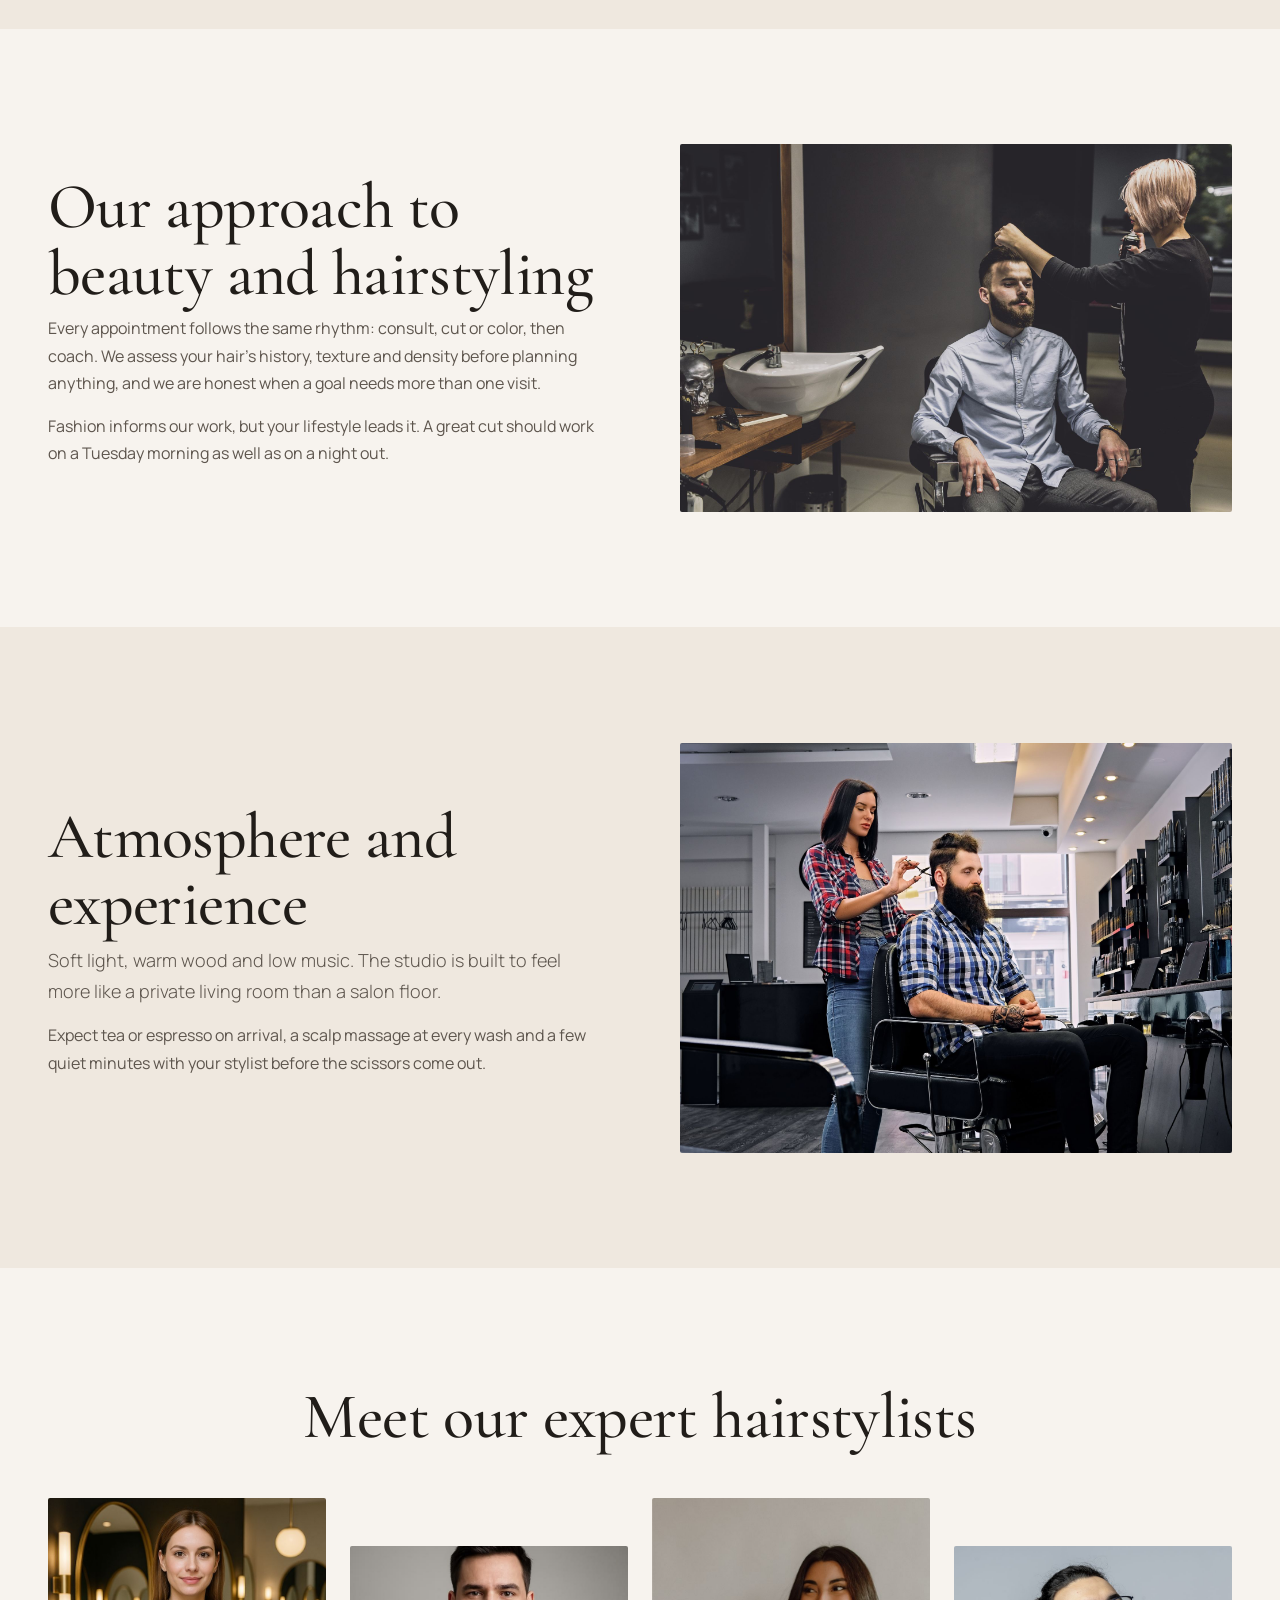
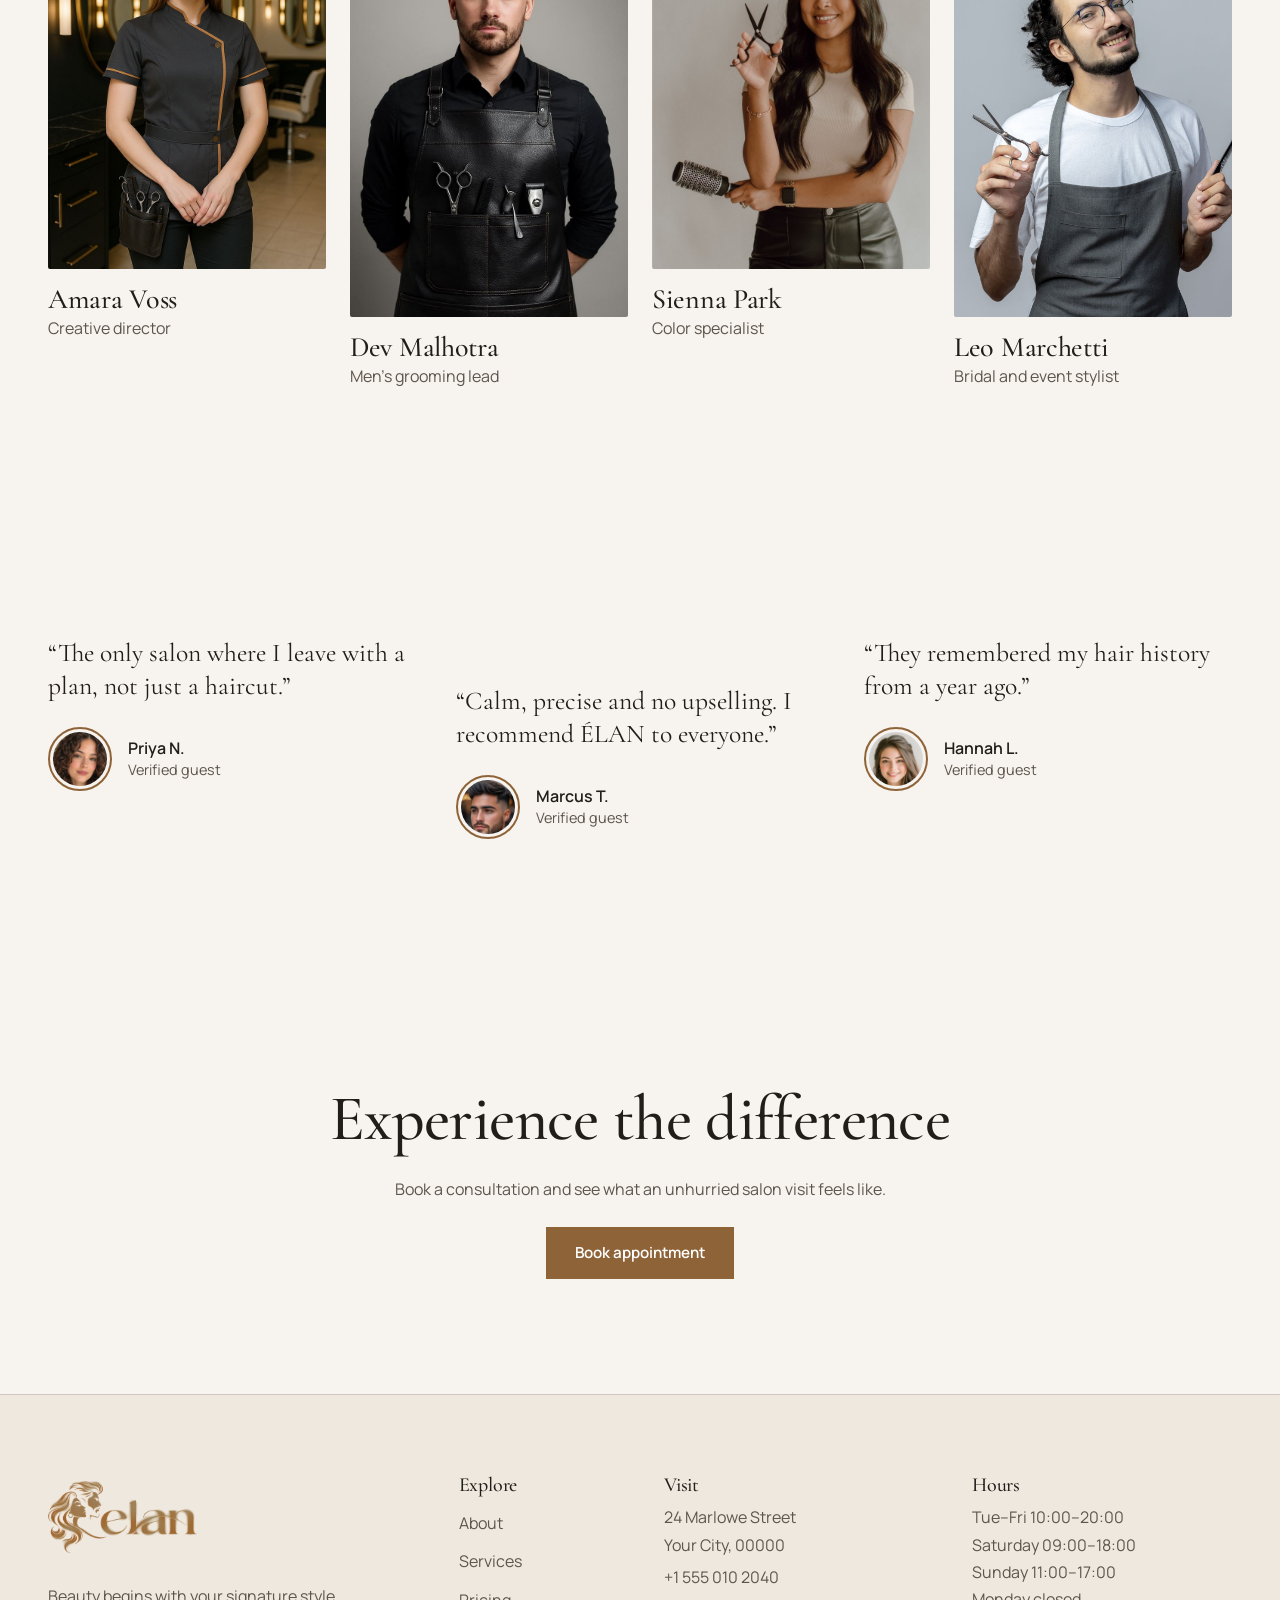
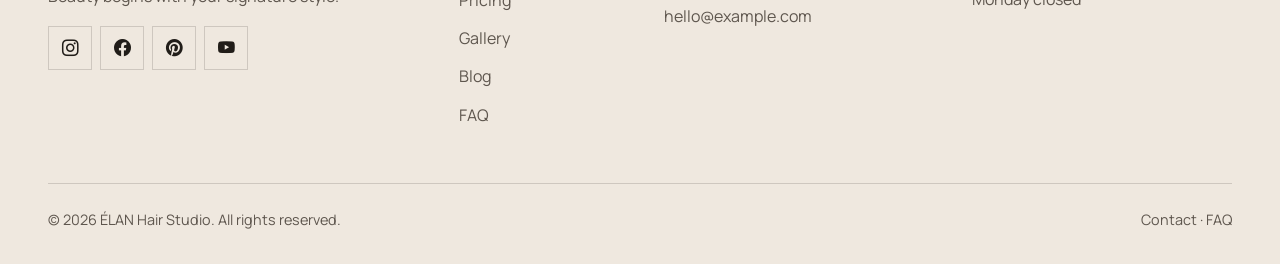
<file: about.html>
<!DOCTYPE html>
<html lang="en" dir="ltr" data-theme="dark">
<head>
<meta charset="utf-8">
<meta name="viewport" content="width=device-width, initial-scale=1, viewport-fit=cover">
<title>About ÉLAN Hair Studio | Our Story &amp; Team</title>
<meta name="description" content="Learn the story, philosophy and team behind ÉLAN Hair Studio, a premium salon for men and women built on consultation, craft and care.">
<link rel="canonical" href="https://www.example.com/about.html">
<meta property="og:type" content="website">
<meta property="og:title" content="About ÉLAN Hair Studio | Our Story &amp; Team">
<meta property="og:description" content="Learn the story, philosophy and team behind ÉLAN Hair Studio, a premium salon for men and women built on consultation, craft and care.">
<meta property="og:image" content="https://www.example.com/assets/images/hero/hero-1.webp">
<link rel="icon" href="assets/images/favicon/favicon.ico" sizes="any">
<link rel="icon" type="image/png" sizes="32x32" href="assets/images/favicon/favicon-32x32.png">
<link rel="icon" type="image/png" sizes="192x192" href="assets/images/favicon/favicon-192x192.png">
<link rel="apple-touch-icon" href="assets/images/favicon/apple-touch-icon.png">
<meta name="theme-color" content="#11100F">
<script>/* Apply saved theme/direction before paint to avoid a flash */
try{var t=localStorage.getItem('elan-salon-theme')||(matchMedia('(prefers-color-scheme: light)').matches?'light':'dark');document.documentElement.setAttribute('data-theme',t);document.documentElement.setAttribute('dir',localStorage.getItem('elan-salon-dir')||'ltr')}catch(e){}</script>
<link rel="preconnect" href="https://fonts.googleapis.com"><link rel="preconnect" href="https://fonts.gstatic.com" crossorigin>
<link href="https://fonts.googleapis.com/css2?family=Cormorant+Garamond:wght@400;500;600&family=Manrope:wght@400;500;600;700&display=swap" rel="stylesheet">
<!-- For production, replace the CDN links with the local copies listed in the folder structure -->
<link rel="stylesheet" href="https://cdn.jsdelivr.net/npm/bootstrap@5.3.3/dist/css/bootstrap.min.css">
<link rel="stylesheet" href="https://cdn.jsdelivr.net/npm/bootstrap-icons@1.11.3/font/bootstrap-icons.min.css">
<link rel="stylesheet" href="assets/css/style.css">
<link rel="stylesheet" href="assets/css/dark-mode.css">
<link rel="stylesheet" href="assets/css/rtl.css">
<script type="application/ld+json">
{"@context":"https://schema.org","@type":"HairSalon","name":"ÉLAN Hair Studio","url":"https://www.example.com/","image":"https://www.example.com/assets/images/hero/hero-1.webp","telephone":"+1-555-010-2040","priceRange":"$$","address":{"@type":"PostalAddress","streetAddress":"24 Marlowe Street","addressLocality":"Your City","postalCode":"00000","addressCountry":"US"},"openingHours":["Tu-Fr 10:00-20:00","Sa 09:00-18:00","Su 11:00-17:00"]}
</script>
</head>
<body>
<a class="skip-link" href="#main">Skip to content</a>
<div class="preloader" aria-hidden="true"><span>ÉLAN</span></div>
<div class="announce">Autumn offer: 20% off your first color service. <a href="booking.html">Book now</a></div>

<header class="site-header">
  <nav class="navbar navbar-expand-lg" aria-label="Main">
    <div class="container">
      <a class="navbar-brand brand brand-img" href="index.html" aria-label="ÉLAN Hair Studio home"><img class="brand-logo logo-dark" src="assets/images/logo-dark.webp" alt="ÉLAN Hair Studio" width="404" height="200"><img class="brand-logo logo-light" src="assets/images/logo-light.webp" alt="" width="413" height="200"></a>
      <button class="navbar-toggler" type="button" data-bs-toggle="collapse" data-bs-target="#mainNav" aria-controls="mainNav" aria-expanded="false" aria-label="Toggle navigation"><i class="bi bi-list fs-4"></i></button>
      <div class="collapse navbar-collapse" id="mainNav">
        <ul class="navbar-nav mx-auto">
          <li class="nav-item dropdown"><a class="nav-link dropdown-toggle" href="#" role="button" data-bs-toggle="dropdown" aria-expanded="false">Home</a>
            <ul class="dropdown-menu"><li><a class="dropdown-item" href="index.html">Home 1</a></li><li><a class="dropdown-item" href="home-2.html">Home 2</a></li></ul></li>
          <li class="nav-item"><a class="nav-link active" aria-current="page" href="about.html">About</a></li>
          <li class="nav-item dropdown"><a class="nav-link dropdown-toggle" href="services.html" role="button" data-bs-toggle="dropdown" aria-expanded="false">Services</a>
            <ul class="dropdown-menu"><li><a class="dropdown-item" href="services.html">All services</a></li><li><a class="dropdown-item" href="service-details.html">Service details</a></li></ul></li>
          <li class="nav-item"><a class="nav-link" href="pricing.html">Pricing</a></li>
          <li class="nav-item"><a class="nav-link" href="gallery.html">Gallery</a></li>
          <li class="nav-item"><a class="nav-link" href="blog.html">Blog</a></li>
          <li class="nav-item"><a class="nav-link" href="contact.html">Contact</a></li>
        </ul>
        <div class="d-flex align-items-center gap-2 mt-3 mt-lg-0">
          <button class="icon-btn" type="button" data-theme-toggle aria-pressed="false" aria-label="Switch theme"><i class="bi bi-sun"></i></button>
          <button class="icon-btn" type="button" data-rtl-toggle aria-pressed="false" aria-label="Toggle right-to-left layout"><span class="rtl-label" aria-hidden="true">RTL</span></button>
          <a class="btn-elan" href="booking.html">Book appointment</a>
        </div>
      </div>
    </div>
  </nav>
</header>
<main id="main">
<section class="page-banner"><div class="bg">
  <img src="assets/images/about banner.jpg" alt="" width="1920" height="700" fetchpriority="high">
</div><div class="container"><nav aria-label="Breadcrumb"><ol class="crumbs"><li>
  <a href="index.html">Home</a></li><li aria-current="page">About</li></ol></nav>
  <h1>About ÉLAN</h1><p class="lead mb-0">A small studio with a long memory for faces, hair and the way you like it done.</p></div></section><section class="section" aria-labelledby="story-t">
    <div class="container split"><div class="reveal"><div class="media ">
      <img src="assets/images/story.jpg" alt="The ÉLAN studio floor at golden hour" width="720" height="900" loading="lazy"></div></div>
      <div class="reveal"><h2 id="story-t">Our salon story</h2>
        <p class="lead">ÉLAN started with one question: what if a salon visit never felt rushed?</p>
        <p>Amara Voss opened the studio in 2014 after years of working fast-paced editorial and high-volume salons. She wanted time to consult properly, cut precisely and send people home with hair they could style themselves.</p>
        <p>Today our team of fourteen shares that approach. We keep our schedule deliberately loose, so every guest gets the time their hair needs.</p></div></div>
      </section>
<section class="section section-alt" aria-labelledby="phil-t">
  <div class="container"><h2 id="phil-t" class="mb-5 text-center">Philosophy and mission</h2>
    <div class="values">
<div class="reveal"><h3>Listen first</h3>
  <p>Our mission is to translate what you describe into a style that suits your hair, face and routine.</p></div>
<div class="reveal"><h3>Protect the hair</h3><p>We choose gentler techniques and bond-protecting products so color and cuts leave hair stronger.</p></div>
<div class="reveal"><h3>Teach as we go</h3><p>We show you how to recreate your style at home, so the result lasts well beyond the chair.</p></div></div></div>
</section>
<section class="section" aria-labelledby="appr-t">
  <div class="container split reverse"><div class="reveal"><div class="media ">
    <img src="assets/images/Approach.jpg" alt="Stylist consulting with a client at the mirror" width="720" height="540" loading="lazy"></div></div><div class="reveal"><h2 id="appr-t">Our approach to beauty and hairstyling</h2><p>Every appointment follows the same rhythm: consult, cut or color, then coach. We assess your hair’s history, texture and density before planning anything, and we are honest when a goal needs more than one visit.</p><p>Fashion informs our work, but your lifestyle leads it. A great cut should work on a Tuesday morning as well as on a night out.</p></div></div></section>
<section class="section section-alt" aria-labelledby="atm-t">
  <div class="container split"><div class="reveal"><h2 id="atm-t">Atmosphere and experience</h2>
    <p class="lead">Soft light, warm wood and low music. The studio is built to feel more like a private living room than a salon floor.</p><p>Expect tea or espresso on arrival, a scalp massage at every wash and a few quiet minutes with your stylist before the scissors come out.</p></div>
    <div class="reveal"><div class="media "><img src="assets/images/exp2.jpg" alt="Warmly lit wash area and mirror stations" width="720" height="540" loading="lazy"></div></div></div></section>
<section class="section" aria-labelledby="team-t"><div class="container"><h2 id="team-t" class="mb-5 text-center">Meet our expert hairstylists</h2><div class="team">
  <article class="reveal"><div class="media "><img src="assets/images/1.jpg" alt="Amara Voss, Creative director at ÉLAN Hair Studio" width="480" height="640" loading="lazy">
  </div><h3 class="mt-3 mb-0 fs-3">Amara Voss</h3><p>Creative director</p></article>
  <article class="reveal"><div class="media "><img src="assets/images/2.jpg" alt="Dev Malhotra, Men’s grooming lead at ÉLAN Hair Studio" width="480" height="640" loading="lazy"></div>
    <h3 class="mt-3 mb-0 fs-3">Dev Malhotra</h3><p>Men’s grooming lead</p></article>
    <article class="reveal"><div class="media "><img src="assets/images/3.jpg" alt="Sienna Park, Color specialist at ÉLAN Hair Studio" width="480" height="640" loading="lazy">
    </div><h3 class="mt-3 mb-0 fs-3">Sienna Park</h3><p>Color specialist</p></article>
    <article class="reveal"><div class="media "><img src="assets/images/4.jpg" alt="Leo Marchetti, Bridal and event stylist at ÉLAN Hair Studio" width="480" height="640" loading="lazy"></div><h3 class="mt-3 mb-0 fs-3">Leo Marchetti</h3><p>Bridal and event stylist</p></article></div></div></section>
<section class="section" aria-labelledby="tst-t">
  <div class="container"><h2 id="tst-t" class="visually-hidden">Guest testimonials</h2><div class="reviews-3"><figure class="reveal"><blockquote>“The only salon where I leave with a plan, not just a haircut.”</blockquote><figcaption class="t-person"><img class="t-avatar" src="assets/images/avatars/priya.jpg" alt="Portrait of Priya N." width="80" height="80" loading="lazy"><span class="t-by"><strong>Priya N.</strong><span>Verified guest</span></span></figcaption></figure><figure class="reveal"><blockquote>“Calm, precise and no upselling. I recommend ÉLAN to everyone.”</blockquote><figcaption class="t-person"><img class="t-avatar" src="assets/images/avatars/marcus.jpg" alt="Portrait of Marcus T." width="80" height="80" loading="lazy"><span class="t-by"><strong>Marcus T.</strong><span>Verified guest</span></span></figcaption></figure><figure class="reveal"><blockquote>“They remembered my hair history from a year ago.”</blockquote><figcaption class="t-person"><img class="t-avatar" src="assets/images/avatars/hannah.jpg" alt="Portrait of Hannah L." width="80" height="80" loading="lazy"><span class="t-by"><strong>Hannah L.</strong><span>Verified guest</span></span></figcaption></figure></div></div></section><section class="section text-center" aria-labelledby="cta-title"><div class="container"><h2 id="cta-title" class="mx-auto" style="max-width:20ch">Experience the difference</h2><p class="mx-auto my-4">Book a consultation and see what an unhurried salon visit feels like.</p><a class="btn-elan" href="booking.html">Book appointment</a></div></section>
</main>
<footer class="footer">
  <div class="container">
    <div class="row g-5">
      <div class="col-12 col-lg-4 footer-brand"><a class="brand brand-img brand-footer" href="index.html" aria-label="ÉLAN Hair Studio home"><img class="brand-logo logo-dark" src="assets/images/logo-dark.webp" alt="ÉLAN Hair Studio" width="404" height="200"><img class="brand-logo logo-light" src="assets/images/logo-light.webp" alt="" width="413" height="200"></a><p class="mt-3">Beauty begins with your signature style.</p>
        <div class="d-flex gap-2"><a class="icon-btn" href="#" aria-label="Instagram"><i class="bi bi-instagram"></i></a><a class="icon-btn" href="#" aria-label="Facebook"><i class="bi bi-facebook"></i></a><a class="icon-btn" href="#" aria-label="Pinterest"><i class="bi bi-pinterest"></i></a><a class="icon-btn" href="#" aria-label="YouTube"><i class="bi bi-youtube"></i></a></div></div>
      <div class="col-6 col-md-4 col-lg-2"><h3 class="fs-5">Explore</h3><ul><li><a href="about.html">About</a></li><li><a href="services.html">Services</a></li><li><a href="pricing.html">Pricing</a></li><li><a href="gallery.html">Gallery</a></li><li><a href="blog.html">Blog</a></li><li><a href="faq.html">FAQ</a></li></ul></div>
      <div class="col-6 col-md-4 col-lg-3"><h3 class="fs-5">Visit</h3><address class="text-body-secondary mb-0" style="color:var(--muted)!important">24 Marlowe Street<br>Your City, 00000<br><a href="tel:+15550102040">+1 555 010 2040</a><br><a href="mailto:hello@example.com">hello@example.com</a></address></div>
      <div class="col-12 col-md-4 col-lg-3"><h3 class="fs-5">Hours</h3><ul style="color:var(--muted)"><li>Tue–Fri 10:00–20:00</li><li>Saturday 09:00–18:00</li><li>Sunday 11:00–17:00</li><li>Monday closed</li></ul></div>
    </div>
    <div class="copyright d-flex flex-wrap justify-content-between gap-2"><span>© <span data-year>2026</span> ÉLAN Hair Studio. All rights reserved.</span><span><a href="contact.html">Contact</a> · <a href="faq.html">FAQ</a></span></div>
  </div>
</footer>

<button class="icon-btn to-top" type="button" aria-label="Back to top"><i class="bi bi-arrow-up"></i></button>
<script src="https://cdn.jsdelivr.net/npm/bootstrap@5.3.3/dist/js/bootstrap.bundle.min.js"></script>
<script src="assets/js/main.js"></script>
</body>
</html>
</file>
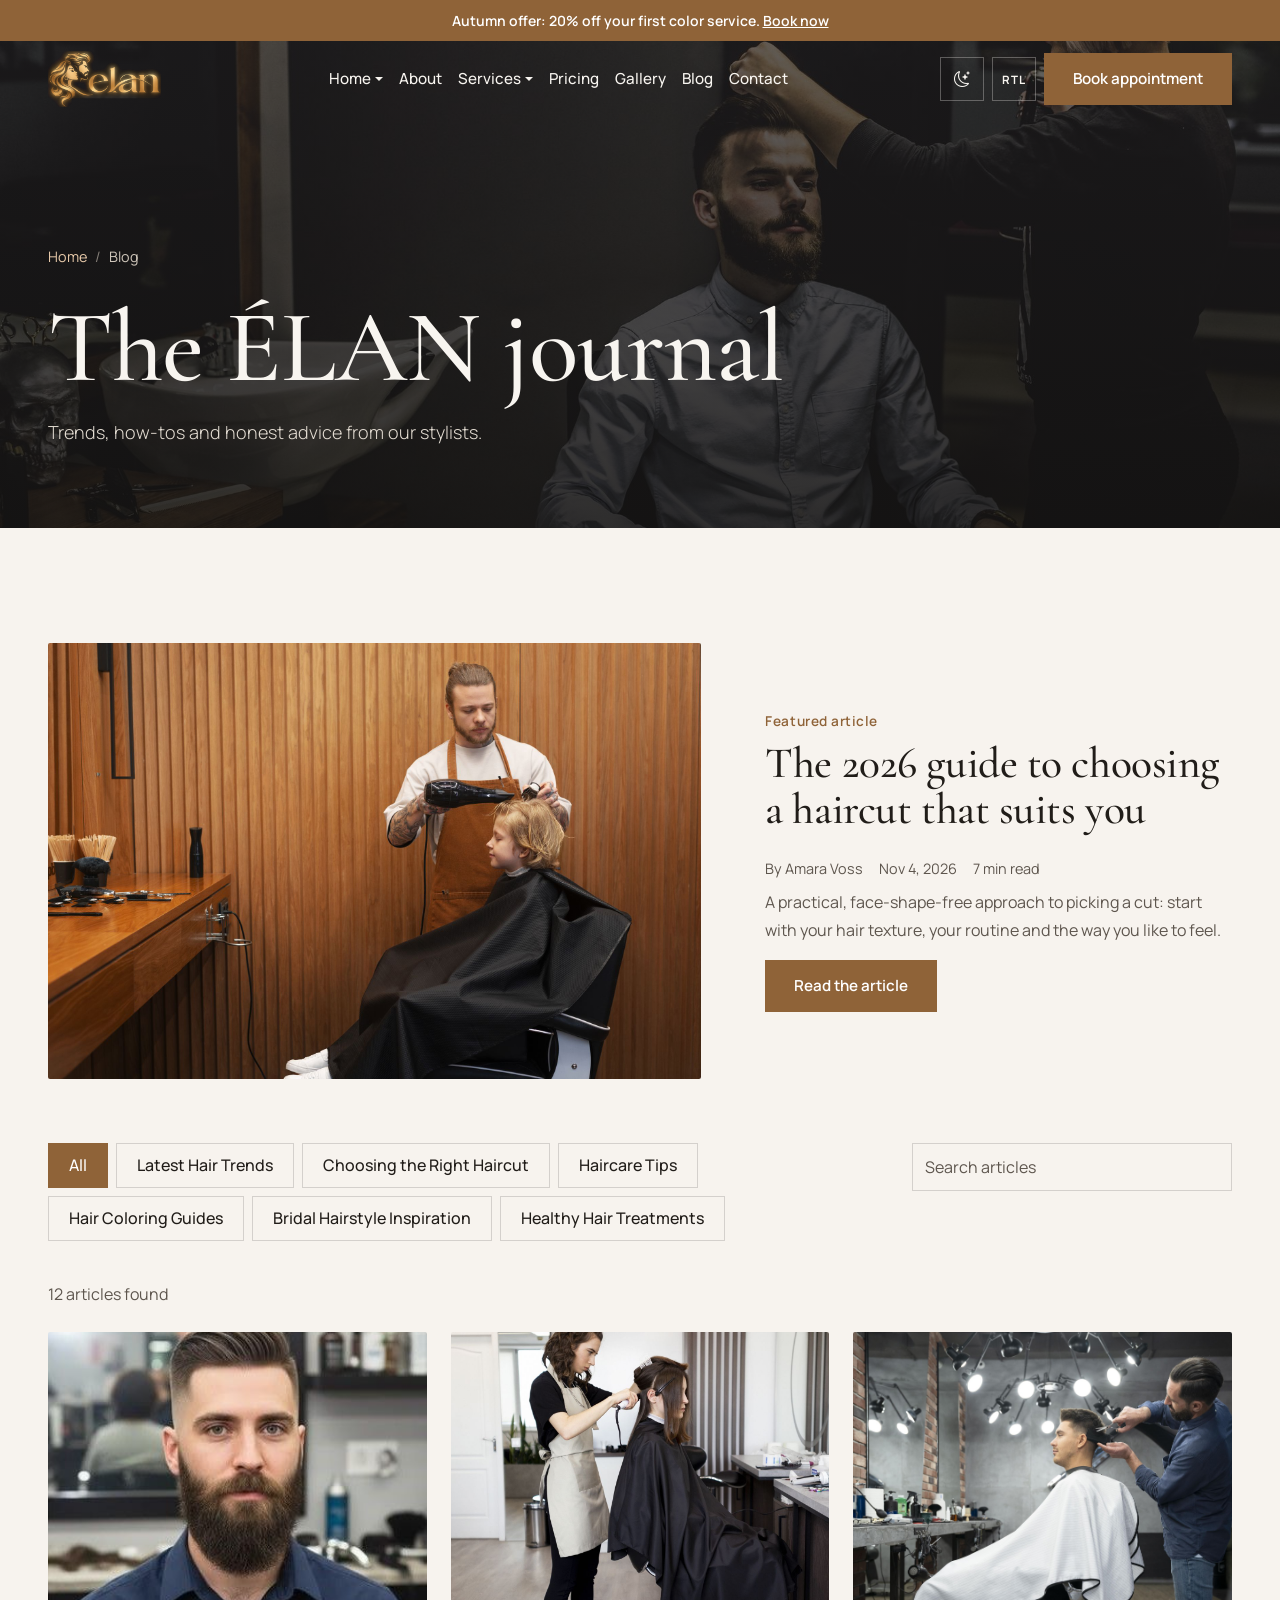
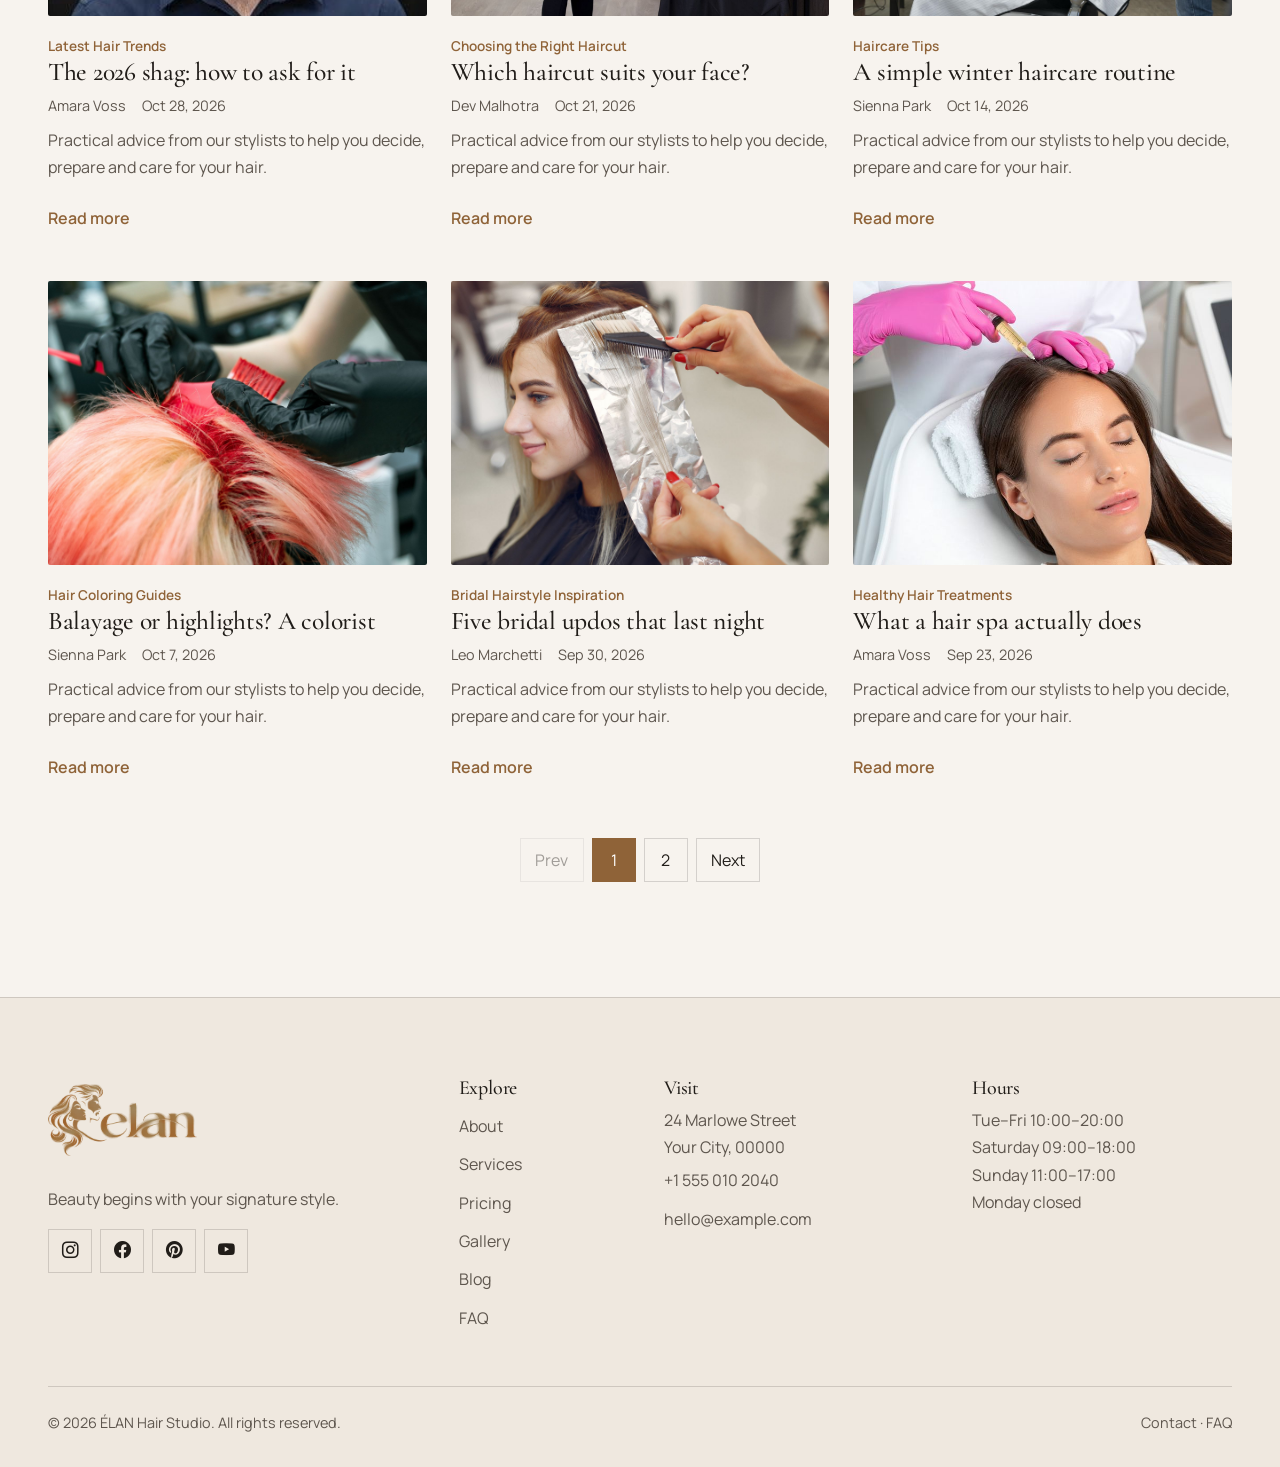
<file: blog.html>
<!DOCTYPE html>
<html lang="en" dir="ltr" data-theme="dark">
<head>
<meta charset="utf-8">
<meta name="viewport" content="width=device-width, initial-scale=1, viewport-fit=cover">
<title>Hair Care &amp; Style Journal | ÉLAN Hair Studio</title>
<meta name="description" content="Read hair trends, haircut guides, color advice, bridal inspiration and care tips from the stylists at ÉLAN Hair Studio.">
<link rel="canonical" href="https://www.example.com/blog.html">
<meta property="og:type" content="website">
<meta property="og:title" content="Hair Care &amp; Style Journal | ÉLAN Hair Studio">
<meta property="og:description" content="Read hair trends, haircut guides, color advice, bridal inspiration and care tips from the stylists at ÉLAN Hair Studio.">
<meta property="og:image" content="https://www.example.com/assets/images/hero/hero-1.webp">
<link rel="icon" href="assets/images/favicon/favicon.ico" sizes="any">
<link rel="icon" type="image/png" sizes="32x32" href="assets/images/favicon/favicon-32x32.png">
<link rel="icon" type="image/png" sizes="192x192" href="assets/images/favicon/favicon-192x192.png">
<link rel="apple-touch-icon" href="assets/images/favicon/apple-touch-icon.png">
<meta name="theme-color" content="#11100F">
<script>/* Apply saved theme/direction before paint to avoid a flash */
try{var t=localStorage.getItem('elan-salon-theme')||(matchMedia('(prefers-color-scheme: light)').matches?'light':'dark');document.documentElement.setAttribute('data-theme',t);document.documentElement.setAttribute('dir',localStorage.getItem('elan-salon-dir')||'ltr')}catch(e){}</script>
<link rel="preconnect" href="https://fonts.googleapis.com"><link rel="preconnect" href="https://fonts.gstatic.com" crossorigin>
<link href="https://fonts.googleapis.com/css2?family=Cormorant+Garamond:wght@400;500;600&family=Manrope:wght@400;500;600;700&display=swap" rel="stylesheet">
<!-- For production, replace the CDN links with the local copies listed in the folder structure -->
<link rel="stylesheet" href="https://cdn.jsdelivr.net/npm/bootstrap@5.3.3/dist/css/bootstrap.min.css">
<link rel="stylesheet" href="https://cdn.jsdelivr.net/npm/bootstrap-icons@1.11.3/font/bootstrap-icons.min.css">
<link rel="stylesheet" href="assets/css/style.css">
<link rel="stylesheet" href="assets/css/dark-mode.css">
<link rel="stylesheet" href="assets/css/rtl.css">
<script type="application/ld+json">
{"@context":"https://schema.org","@type":"HairSalon","name":"ÉLAN Hair Studio","url":"https://www.example.com/","image":"https://www.example.com/assets/images/hero/hero-1.webp","telephone":"+1-555-010-2040","priceRange":"$$","address":{"@type":"PostalAddress","streetAddress":"24 Marlowe Street","addressLocality":"Your City","postalCode":"00000","addressCountry":"US"},"openingHours":["Tu-Fr 10:00-20:00","Sa 09:00-18:00","Su 11:00-17:00"]}
</script>
</head>
<body>
<a class="skip-link" href="#main">Skip to content</a>
<div class="preloader" aria-hidden="true"><span>ÉLAN</span></div>
<div class="announce">Autumn offer: 20% off your first color service. <a href="booking.html">Book now</a></div>

<header class="site-header">
  <nav class="navbar navbar-expand-lg" aria-label="Main">
    <div class="container">
      <a class="navbar-brand brand brand-img" href="index.html" aria-label="ÉLAN Hair Studio home"><img class="brand-logo logo-dark" src="assets/images/logo-dark.webp" alt="ÉLAN Hair Studio" width="404" height="200"><img class="brand-logo logo-light" src="assets/images/logo-light.webp" alt="" width="413" height="200"></a>
      <button class="navbar-toggler" type="button" data-bs-toggle="collapse" data-bs-target="#mainNav" aria-controls="mainNav" aria-expanded="false" aria-label="Toggle navigation"><i class="bi bi-list fs-4"></i></button>
      <div class="collapse navbar-collapse" id="mainNav">
        <ul class="navbar-nav mx-auto">
          <li class="nav-item dropdown"><a class="nav-link dropdown-toggle" href="#" role="button" data-bs-toggle="dropdown" aria-expanded="false">Home</a>
            <ul class="dropdown-menu"><li><a class="dropdown-item" href="index.html">Home 1</a></li><li><a class="dropdown-item" href="home-2.html">Home 2</a></li></ul></li>
          <li class="nav-item"><a class="nav-link" href="about.html">About</a></li>
          <li class="nav-item dropdown"><a class="nav-link dropdown-toggle" href="services.html" role="button" data-bs-toggle="dropdown" aria-expanded="false">Services</a>
            <ul class="dropdown-menu"><li><a class="dropdown-item" href="services.html">All services</a></li><li><a class="dropdown-item" href="service-details.html">Service details</a></li></ul></li>
          <li class="nav-item"><a class="nav-link" href="pricing.html">Pricing</a></li>
          <li class="nav-item"><a class="nav-link" href="gallery.html">Gallery</a></li>
          <li class="nav-item"><a class="nav-link active" aria-current="page" href="blog.html">Blog</a></li>
          <li class="nav-item"><a class="nav-link" href="contact.html">Contact</a></li>
        </ul>
        <div class="d-flex align-items-center gap-2 mt-3 mt-lg-0">
          <button class="icon-btn" type="button" data-theme-toggle aria-pressed="false" aria-label="Switch theme"><i class="bi bi-sun"></i></button>
          <button class="icon-btn" type="button" data-rtl-toggle aria-pressed="false" aria-label="Toggle right-to-left layout"><span class="rtl-label" aria-hidden="true">RTL</span></button>
          <a class="btn-elan" href="booking.html">Book appointment</a>
        </div>
      </div>
    </div>
  </nav>
</header>
<main id="main">
<section class="page-banner"><div class="bg"><img src="assets/images/Approach.jpg" alt="" width="1920" height="700" fetchpriority="high"></div><div class="container"><nav aria-label="Breadcrumb"><ol class="crumbs"><li><a href="index.html">Home</a></li><li aria-current="page">Blog</li></ol></nav><h1>The ÉLAN journal</h1><p class="lead mb-0">Trends, how-tos and honest advice from our stylists.</p></div></section><section class="section" aria-label="Articles"><div class="container">
<article class="featured"><div><div class="media "><img src="assets/images/story.jpg" alt="Stylist styling a soft layered cut" width="960" height="600" loading="lazy"></div></div><div><span class="label">Featured article</span><h2><a href="blog.html">The 2026 guide to choosing a haircut that suits you</a></h2><div class="post-meta"><span>By Amara Voss</span><span>Nov 4, 2026</span><span>7 min read</span></div><p>A practical, face-shape-free approach to picking a cut: start with your hair texture, your routine and the way you like to feel.</p><a class="btn-elan" href="blog.html">Read the article</a></div></article>
<div class="blog-tools"><div class="filters mb-0" role="group" aria-label="Filter by category"><button class="filter-btn" type="button" data-filter="all" aria-pressed="true">All</button><button class="filter-btn" type="button" data-filter="Latest Hair Trends" aria-pressed="false">Latest Hair Trends</button><button class="filter-btn" type="button" data-filter="Choosing the Right Haircut" aria-pressed="false">Choosing the Right Haircut</button><button class="filter-btn" type="button" data-filter="Haircare Tips" aria-pressed="false">Haircare Tips</button><button class="filter-btn" type="button" data-filter="Hair Coloring Guides" aria-pressed="false">Hair Coloring Guides</button><button class="filter-btn" type="button" data-filter="Bridal Hairstyle Inspiration" aria-pressed="false">Bridal Hairstyle Inspiration</button><button class="filter-btn" type="button" data-filter="Healthy Hair Treatments" aria-pressed="false">Healthy Hair Treatments</button></div>
<form id="blog-search-form" role="search"><label class="visually-hidden" for="blog-search">Search articles</label><input class="form-control" type="search" id="blog-search" placeholder="Search articles" autocomplete="off"></form></div>
<p class="g-status" id="blog-status" role="status" aria-live="polite"></p>
<div class="post-grid" id="post-grid"><article class="post" data-cat="Latest Hair Trends" data-title="The 2026 shag: how to ask for it">
  <div class="media "><img src="assets/images/after.jpg" alt="The 2026 shag: how to ask for it" width="600" height="450" loading="lazy"></div><span class="cat">Latest Hair Trends</span>
  <h3><a href="blog.html">The 2026 shag: how to ask for it</a></h3><div class="post-meta"><span>Amara Voss</span><span>Oct 28, 2026</span>
  </div><p>Practical advice from our stylists to help you decide, prepare and care for your hair.</p><a class="text-link" href="blog.html">Read more</a></article>
  <article class="post" data-cat="Choosing the Right Haircut" data-title="Which haircut suits your face shape?"><div class="media ">
    <img src="assets/images/about1.jpg" alt="Which haircut suits your face shape?" width="600" height="450" loading="lazy"></div><span class="cat">Choosing the Right Haircut</span><h3><a href="blog.html">Which haircut suits your face?</a></h3><div class="post-meta"><span>Dev Malhotra</span><span>Oct 21, 2026</span></div><p>Practical advice from our stylists to help you decide, prepare and care for your hair.</p><a class="text-link" href="blog.html">Read more</a></article><article class="post" data-cat="Haircare Tips" data-title="A simple winter haircare routine"><div class="media ">
      <img src="assets/images/about 2.jpg" alt="A simple winter haircare routine" width="600" height="450" loading="lazy"></div><span class="cat">Haircare Tips</span><h3><a href="blog.html">A simple winter haircare routine</a></h3><div class="post-meta"><span>Sienna Park</span><span>Oct 14, 2026</span></div><p>Practical advice from our stylists to help you decide, prepare and care for your hair.</p><a class="text-link" href="blog.html">Read more</a></article><article class="post" data-cat="Hair Coloring Guides" data-title="Balayage or highlights? A colorist explains"><div class="media ">
        <img src="assets/images/Hair Coloring & Highlights.jpg" alt="Balayage or highlights? A colorist explains" width="600" height="450" loading="lazy"></div><span class="cat">Hair Coloring Guides</span><h3><a href="blog.html">Balayage or highlights? A colorist </a></h3><div class="post-meta"><span>Sienna Park</span><span>Oct 7, 2026</span></div><p>Practical advice from our stylists to help you decide, prepare and care for your hair.</p><a class="text-link" href="blog.html">Read more</a></article><article class="post" data-cat="Bridal Hairstyle Inspiration" data-title="Five bridal updos that last all night">
        <div class="media "><img src="assets/images/Color & Highlights.jpg" alt="Five bridal updos that last all night" width="600" height="450" loading="lazy"></div><span class="cat">Bridal Hairstyle Inspiration</span><h3><a href="blog.html">Five bridal updos that last night</a></h3><div class="post-meta"><span>Leo Marchetti</span><span>Sep 30, 2026</span></div><p>Practical advice from our stylists to help you decide, prepare and care for your hair.</p><a class="text-link" href="blog.html">Read more</a></article><article class="post" data-cat="Healthy Hair Treatments" data-title="What a hair spa actually does"><div class="media ">
          <img src="assets/images/Hair Repair & Rejuvenation.jpg" alt="What a hair spa actually does" width="600" height="450" loading="lazy"></div><span class="cat">Healthy Hair Treatments</span><h3><a href="blog.html">What a hair spa actually does</a></h3><div class="post-meta"><span>Amara Voss</span><span>Sep 23, 2026</span></div><p>Practical advice from our stylists to help you decide, prepare and care for your hair.</p><a class="text-link" href="blog.html">Read more</a></article><article class="post" data-cat="Choosing the Right Haircut" data-title="Texture, not trends: choosing a men’s cut"><div class="media ">
            <img src="assets/images/Classic taper and beard shape.jpg" alt="Texture, not trends: choosing a men’s cut" width="600" height="450" loading="lazy"></div><span class="cat">Choosing the Right Haircut</span><h3><a href="blog.html">Texture, not trends: choosing a men’s cut</a></h3><div class="post-meta"><span>Dev Malhotra</span><span>Sep 16, 2026</span></div><p>Practical advice from our stylists to help you decide, prepare and care for your hair.</p><a class="text-link" href="blog.html">Read more</a></article><article class="post" data-cat="Haircare Tips" data-title="How often should you really trim?"><div class="media ">
              <img src="assets/images/services.jpg" alt="How often should you really trim?" width="600" height="450" loading="lazy"></div><span class="cat">Haircare Tips</span><h3><a href="blog.html">How often should you really trim?</a></h3><div class="post-meta"><span>Amara Voss</span><span>Sep 9, 2026</span></div><p>Practical advice from our stylists to help you decide, prepare and care for your hair.</p><a class="text-link" href="blog.html">Read more</a></article><article class="post" data-cat="Hair Coloring Guides" data-title="Toning at home: what works and what to avoid"><div class="media ">
                <img src="assets/images/color-artistry..jpg" alt="Toning at home: what works and what to avoid" width="600" height="450" loading="lazy"></div><span class="cat">Hair Coloring Guides</span><h3><a href="blog.html">Toning at home: what works and what to avoid</a></h3><div class="post-meta"><span>Sienna Park</span><span>Sep 2, 2026</span></div><p>Practical advice from our stylists to help you decide, prepare and care for your hair.</p><a class="text-link" href="blog.html">Read more</a></article><article class="post" data-cat="Latest Hair Trends" data-title="Curtain fringe is back, and easier than it looks"><div class="media ">
                  <img src="assets/images/Curtain fringe.jpg" alt="Curtain fringe is back, and easier than it looks" width="600" height="450" loading="lazy"></div><span class="cat">Latest Hair Trends</span><h3><a href="blog.html">Curtain fringe is back, and easier than it looks</a></h3><div class="post-meta"><span>Amara Voss</span><span>Aug 26, 2026</span></div><p>Practical advice from our stylists to help you decide, prepare and care for your hair.</p><a class="text-link" href="blog.html">Read more</a></article><article class="post" data-cat="Bridal Hairstyle Inspiration" data-title="Planning your bridal hair trial"><div class="media ">
                  <img src="assets/images/Bridal Hair Styling.jpg" alt="Planning your bridal hair trial" width="600" height="450" loading="lazy"></div><span class="cat">Bridal Hairstyle Inspiration</span><h3><a href="blog.html">Planning your bridal hair trial</a></h3><div class="post-meta"><span>Leo Marchetti</span><span>Aug 19, 2026</span></div><p>Practical advice from our stylists to help you decide, prepare and care for your hair.</p><a class="text-link" href="blog.html">Read more</a></article><article class="post" data-cat="Healthy Hair Treatments" data-title="Repairing bleach damage the slow way"><div class="media ">
                    <img src="assets/images/Men Haircuts & Grooming.jpg" alt="Repairing bleach damage the slow way" width="600" height="450" loading="lazy"></div><span class="cat">Healthy Hair Treatments</span><h3><a href="blog.html">Repairing bleach damage the slow way</a></h3><div class="post-meta"><span>Sienna Park</span><span>Aug 12, 2026</span></div><p>Practical advice from our stylists to help you decide, prepare and care for your hair.</p><a class="text-link" href="blog.html">Read more</a></article></div>
<div class="no-results" id="no-results" hidden><h2 class="fs-3">No articles match your search</h2><p class="mx-auto">Try a different word or clear the category filter.</p></div>
<ul class="pager" id="pager" aria-label="Blog pagination"></ul></div></section>
</main>
<footer class="footer">
  <div class="container">
    <div class="row g-5">
      <div class="col-12 col-lg-4 footer-brand"><a class="brand brand-img brand-footer" href="index.html" aria-label="ÉLAN Hair Studio home"><img class="brand-logo logo-dark" src="assets/images/logo-dark.webp" alt="ÉLAN Hair Studio" width="404" height="200"><img class="brand-logo logo-light" src="assets/images/logo-light.webp" alt="" width="413" height="200"></a><p class="mt-3">Beauty begins with your signature style.</p>
        <div class="d-flex gap-2"><a class="icon-btn" href="#" aria-label="Instagram"><i class="bi bi-instagram"></i></a><a class="icon-btn" href="#" aria-label="Facebook"><i class="bi bi-facebook"></i></a><a class="icon-btn" href="#" aria-label="Pinterest"><i class="bi bi-pinterest"></i></a><a class="icon-btn" href="#" aria-label="YouTube"><i class="bi bi-youtube"></i></a></div></div>
      <div class="col-6 col-md-4 col-lg-2"><h3 class="fs-5">Explore</h3><ul><li><a href="about.html">About</a></li><li><a href="services.html">Services</a></li><li><a href="pricing.html">Pricing</a></li><li><a href="gallery.html">Gallery</a></li><li><a href="blog.html">Blog</a></li><li><a href="faq.html">FAQ</a></li></ul></div>
      <div class="col-6 col-md-4 col-lg-3"><h3 class="fs-5">Visit</h3><address class="text-body-secondary mb-0" style="color:var(--muted)!important">24 Marlowe Street<br>Your City, 00000<br><a href="tel:+15550102040">+1 555 010 2040</a><br><a href="mailto:hello@example.com">hello@example.com</a></address></div>
      <div class="col-12 col-md-4 col-lg-3"><h3 class="fs-5">Hours</h3><ul style="color:var(--muted)"><li>Tue–Fri 10:00–20:00</li><li>Saturday 09:00–18:00</li><li>Sunday 11:00–17:00</li><li>Monday closed</li></ul></div>
    </div>
    <div class="copyright d-flex flex-wrap justify-content-between gap-2"><span>© <span data-year>2026</span> ÉLAN Hair Studio. All rights reserved.</span><span><a href="contact.html">Contact</a> · <a href="faq.html">FAQ</a></span></div>
  </div>
</footer>

<button class="icon-btn to-top" type="button" aria-label="Back to top"><i class="bi bi-arrow-up"></i></button>
<script src="https://cdn.jsdelivr.net/npm/bootstrap@5.3.3/dist/js/bootstrap.bundle.min.js"></script>
<script src="assets/js/main.js"></script>
<script src="assets/js/blog.js"></script>
</body>
</html>
</file>
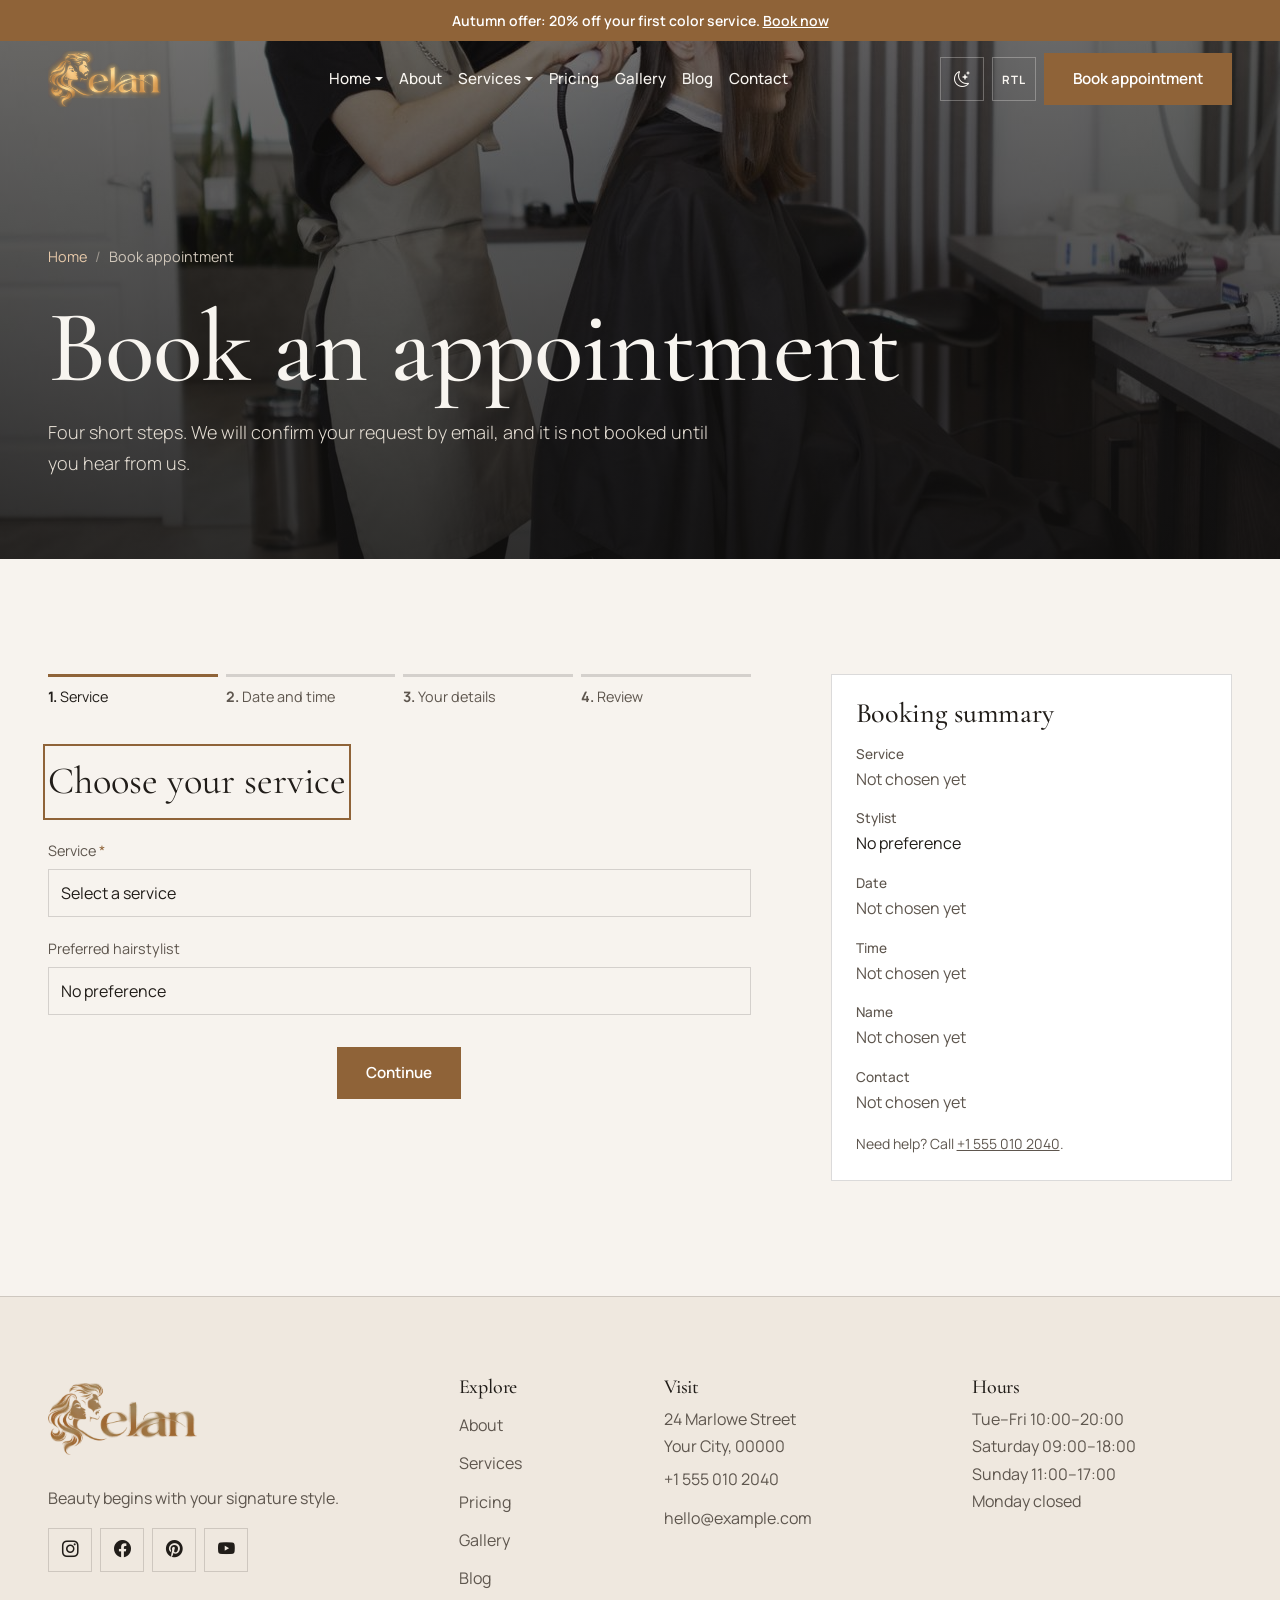
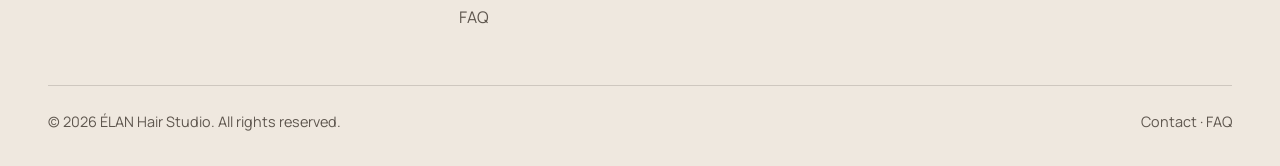
<file: booking.html>
<!DOCTYPE html>
<html lang="en" dir="ltr" data-theme="dark">
<head>
<meta charset="utf-8">
<meta name="viewport" content="width=device-width, initial-scale=1, viewport-fit=cover">
<title>Book an Appointment | ÉLAN Hair Studio</title>
<meta name="description" content="Request a haircut, color, bridal or hair spa appointment at ÉLAN Hair Studio. Choose your service, stylist, date and time in four easy steps.">
<link rel="canonical" href="https://www.example.com/booking.html">
<meta property="og:type" content="website">
<meta property="og:title" content="Book an Appointment | ÉLAN Hair Studio">
<meta property="og:description" content="Request a haircut, color, bridal or hair spa appointment at ÉLAN Hair Studio. Choose your service, stylist, date and time in four easy steps.">
<meta property="og:image" content="https://www.example.com/assets/images/hero/hero-1.webp">
<link rel="icon" href="assets/images/favicon/favicon.ico" sizes="any">
<link rel="icon" type="image/png" sizes="32x32" href="assets/images/favicon/favicon-32x32.png">
<link rel="icon" type="image/png" sizes="192x192" href="assets/images/favicon/favicon-192x192.png">
<link rel="apple-touch-icon" href="assets/images/favicon/apple-touch-icon.png">
<meta name="theme-color" content="#11100F">
<script>/* Apply saved theme/direction before paint to avoid a flash */
try{var t=localStorage.getItem('elan-salon-theme')||(matchMedia('(prefers-color-scheme: light)').matches?'light':'dark');document.documentElement.setAttribute('data-theme',t);document.documentElement.setAttribute('dir',localStorage.getItem('elan-salon-dir')||'ltr')}catch(e){}</script>
<link rel="preconnect" href="https://fonts.googleapis.com"><link rel="preconnect" href="https://fonts.gstatic.com" crossorigin>
<link href="https://fonts.googleapis.com/css2?family=Cormorant+Garamond:wght@400;500;600&family=Manrope:wght@400;500;600;700&display=swap" rel="stylesheet">
<!-- For production, replace the CDN links with the local copies listed in the folder structure -->
<link rel="stylesheet" href="https://cdn.jsdelivr.net/npm/bootstrap@5.3.3/dist/css/bootstrap.min.css">
<link rel="stylesheet" href="https://cdn.jsdelivr.net/npm/bootstrap-icons@1.11.3/font/bootstrap-icons.min.css">
<link rel="stylesheet" href="assets/css/style.css">
<link rel="stylesheet" href="assets/css/dark-mode.css">
<link rel="stylesheet" href="assets/css/rtl.css">
<script type="application/ld+json">
{"@context":"https://schema.org","@type":"HairSalon","name":"ÉLAN Hair Studio","url":"https://www.example.com/","image":"https://www.example.com/assets/images/hero/hero-1.webp","telephone":"+1-555-010-2040","priceRange":"$$","address":{"@type":"PostalAddress","streetAddress":"24 Marlowe Street","addressLocality":"Your City","postalCode":"00000","addressCountry":"US"},"openingHours":["Tu-Fr 10:00-20:00","Sa 09:00-18:00","Su 11:00-17:00"]}
</script>
</head>
<body>
<a class="skip-link" href="#main">Skip to content</a>
<div class="preloader" aria-hidden="true"><span>ÉLAN</span></div>
<div class="announce">Autumn offer: 20% off your first color service. <a href="booking.html">Book now</a></div>

<header class="site-header">
  <nav class="navbar navbar-expand-lg" aria-label="Main">
    <div class="container">
      <a class="navbar-brand brand brand-img" href="index.html" aria-label="ÉLAN Hair Studio home"><img class="brand-logo logo-dark" src="assets/images/logo-dark.webp" alt="ÉLAN Hair Studio" width="404" height="200"><img class="brand-logo logo-light" src="assets/images/logo-light.webp" alt="" width="413" height="200"></a>
      <button class="navbar-toggler" type="button" data-bs-toggle="collapse" data-bs-target="#mainNav" aria-controls="mainNav" aria-expanded="false" aria-label="Toggle navigation"><i class="bi bi-list fs-4"></i></button>
      <div class="collapse navbar-collapse" id="mainNav">
        <ul class="navbar-nav mx-auto">
          <li class="nav-item dropdown"><a class="nav-link dropdown-toggle" href="#" role="button" data-bs-toggle="dropdown" aria-expanded="false">Home</a>
            <ul class="dropdown-menu"><li><a class="dropdown-item" href="index.html">Home 1</a></li><li><a class="dropdown-item" href="home-2.html">Home 2</a></li></ul></li>
          <li class="nav-item"><a class="nav-link" href="about.html">About</a></li>
          <li class="nav-item dropdown"><a class="nav-link dropdown-toggle" href="services.html" role="button" data-bs-toggle="dropdown" aria-expanded="false">Services</a>
            <ul class="dropdown-menu"><li><a class="dropdown-item" href="services.html">All services</a></li><li><a class="dropdown-item" href="service-details.html">Service details</a></li></ul></li>
          <li class="nav-item"><a class="nav-link" href="pricing.html">Pricing</a></li>
          <li class="nav-item"><a class="nav-link" href="gallery.html">Gallery</a></li>
          <li class="nav-item"><a class="nav-link" href="blog.html">Blog</a></li>
          <li class="nav-item"><a class="nav-link" href="contact.html">Contact</a></li>
        </ul>
        <div class="d-flex align-items-center gap-2 mt-3 mt-lg-0">
          <button class="icon-btn" type="button" data-theme-toggle aria-pressed="false" aria-label="Switch theme"><i class="bi bi-sun"></i></button>
          <button class="icon-btn" type="button" data-rtl-toggle aria-pressed="false" aria-label="Toggle right-to-left layout"><span class="rtl-label" aria-hidden="true">RTL</span></button>
          <a class="btn-elan" href="booking.html">Book appointment</a>
        </div>
      </div>
    </div>
  </nav>
</header>
<main id="main">
<section class="page-banner"><div class="bg"><img src="assets/images/about1.jpg" alt="" width="1920" height="700" fetchpriority="high"></div><div class="container"><nav aria-label="Breadcrumb"><ol class="crumbs"><li><a href="index.html">Home</a></li><li aria-current="page">Book appointment</li></ol></nav><h1>Book an appointment</h1><p class="lead mb-0">Four short steps. We will confirm your request by email, and it is not booked until you hear from us.</p></div></section><section class="section" aria-label="Booking form"><div class="container"><div class="book-layout"><div>
<ol class="stepper" aria-label="Booking progress"><li><span>Service</span></li><li><span>Date and time</span></li><li><span>Your details</span></li><li><span>Review</span></li></ol>
<!-- INTEGRATION: set data-endpoint to your Formspree URL (https://formspree.io/f/xxxx).
     For Netlify Forms, add data-netlify="true" and the hidden form-name input below. -->
<form id="booking-form" name="booking" method="post" data-endpoint="" novalidate>
<input type="hidden" name="form-name" value="booking">
<p class="visually-hidden" aria-hidden="true"><label>Leave this empty <input name="bot-field" tabindex="-1" autocomplete="off"></label></p>
<fieldset class="step"><legend>Choose your service</legend>
 <div class="field"><label for="service">Service <span class="req" aria-hidden="true">*</span></label><select class="form-select" id="service" name="service" required><option value="">Select a service</option><option value="Women’s haircut &amp; styling">Women’s haircut &amp; styling</option><option value="Men’s haircut &amp; grooming">Men’s haircut &amp; grooming</option><option value="Hair coloring &amp; highlights">Hair coloring &amp; highlights</option><option value="Balayage &amp; ombré">Balayage &amp; ombré</option><option value="Keratin &amp; smoothening">Keratin &amp; smoothening</option><option value="Hair spa &amp; scalp treatment">Hair spa &amp; scalp treatment</option><option value="Bridal hair styling">Bridal hair styling</option><option value="Party &amp; event hairstyle">Party &amp; event hairstyle</option><option value="Hair extensions">Hair extensions</option><option value="Hair repair &amp; rejuvenation">Hair repair &amp; rejuvenation</option></select></div>
 <div class="field"><label for="stylist">Preferred hairstylist</label><select class="form-select" id="stylist" name="stylist"><option>No preference</option><option>Amara Voss (creative director)</option><option>Dev Malhotra (men’s grooming)</option><option>Sienna Park (color)</option><option>Leo Marchetti (bridal and events)</option></select></div>
 <div class="step-nav"><button class="btn-elan" type="button" data-next>Continue</button></div></fieldset>
<fieldset class="step" hidden><legend>Pick a date and time</legend>
 <div class="field"><label for="date">Appointment date <span class="req" aria-hidden="true">*</span></label><input class="form-control" type="date" id="date" name="date" required></div>
 <fieldset class="field"><legend class="lbl" style="font-size:.9rem;font-family:var(--font-body);margin-bottom:.35rem">Available time <span class="req" aria-hidden="true">*</span></legend>
  <p id="slots-msg" class="small" role="status">Choose a date to see times.</p><div class="slots" id="slots"></div><div class="invalid-msg" id="time-err" role="alert"></div></fieldset>
 <div class="step-nav"><button class="btn-elan btn-ghost" type="button" data-prev>Back</button><button class="btn-elan" type="button" data-next>Continue</button></div></fieldset>
<fieldset class="step" hidden><legend>Your details</legend>
 <div class="field"><label for="name">Full name <span class="req" aria-hidden="true">*</span></label><input class="form-control" id="name" name="name" required autocomplete="name"></div>
 <div class="row"><div class="col-md-6 field"><label for="email">Email address <span class="req" aria-hidden="true">*</span></label><input class="form-control" type="email" id="email" name="email" required autocomplete="email"></div>
 <div class="col-md-6 field"><label for="phone">Phone number <span class="req" aria-hidden="true">*</span></label><input class="form-control" type="tel" id="phone" name="phone" required autocomplete="tel"></div></div>
 <div class="field"><label for="gender">Gender (optional)</label><select class="form-select" id="gender" name="gender"><option value="">Prefer not to say</option><option>Female</option><option>Male</option><option>Non-binary</option></select></div>
 <div class="field"><label for="notes">Additional requirements</label><textarea class="form-control" id="notes" name="notes" rows="4" placeholder="Hair history, allergies, inspiration, accessibility needs"></textarea></div>
 <div class="step-nav"><button class="btn-elan btn-ghost" type="button" data-prev>Back</button><button class="btn-elan" type="button" data-next>Review</button></div></fieldset>
<fieldset class="step" hidden><legend>Review and send</legend>
 <p>Check the summary, then send your request. Nothing is charged. A deposit may be requested when we confirm.</p>
 <!-- INTEGRATION: Stripe / PayPal optional deposit would be offered after the request is stored. -->
 <div class="field"><div class="form-check"><input class="form-check-input" type="checkbox" id="consent" name="consent" required><label class="form-check-label" for="consent" style="display:inline">I agree to be contacted about this request and accept the <a href="faq.html" style="text-decoration:underline">cancellation policy</a>.</label></div></div>
 <div class="step-nav"><button class="btn-elan btn-ghost" type="button" data-prev>Back</button><button class="btn-elan" type="submit">Submit appointment request</button></div></fieldset>
<div id="book-status" role="status" hidden></div>
</form></div>
<aside class="summary" aria-labelledby="sum-t"><h2 id="sum-t">Booking summary</h2><dl>
<dt>Service</dt><dd id="s-service"></dd><dt>Stylist</dt><dd id="s-stylist"></dd><dt>Date</dt><dd id="s-date"></dd><dt>Time</dt><dd id="s-time"></dd><dt>Name</dt><dd id="s-name"></dd><dt>Contact</dt><dd id="s-contact"></dd></dl>
<p class="small mt-3 mb-0">Need help? Call <a href="tel:+15550102040" style="text-decoration:underline">+1 555 010 2040</a>.</p></aside></div></div></section>
</main>
<footer class="footer">
  <div class="container">
    <div class="row g-5">
      <div class="col-12 col-lg-4 footer-brand"><a class="brand brand-img brand-footer" href="index.html" aria-label="ÉLAN Hair Studio home"><img class="brand-logo logo-dark" src="assets/images/logo-dark.webp" alt="ÉLAN Hair Studio" width="404" height="200"><img class="brand-logo logo-light" src="assets/images/logo-light.webp" alt="" width="413" height="200"></a><p class="mt-3">Beauty begins with your signature style.</p>
        <div class="d-flex gap-2"><a class="icon-btn" href="#" aria-label="Instagram"><i class="bi bi-instagram"></i></a><a class="icon-btn" href="#" aria-label="Facebook"><i class="bi bi-facebook"></i></a><a class="icon-btn" href="#" aria-label="Pinterest"><i class="bi bi-pinterest"></i></a><a class="icon-btn" href="#" aria-label="YouTube"><i class="bi bi-youtube"></i></a></div></div>
      <div class="col-6 col-md-4 col-lg-2"><h3 class="fs-5">Explore</h3><ul><li><a href="about.html">About</a></li><li><a href="services.html">Services</a></li><li><a href="pricing.html">Pricing</a></li><li><a href="gallery.html">Gallery</a></li><li><a href="blog.html">Blog</a></li><li><a href="faq.html">FAQ</a></li></ul></div>
      <div class="col-6 col-md-4 col-lg-3"><h3 class="fs-5">Visit</h3><address class="text-body-secondary mb-0" style="color:var(--muted)!important">24 Marlowe Street<br>Your City, 00000<br><a href="tel:+15550102040">+1 555 010 2040</a><br><a href="mailto:hello@example.com">hello@example.com</a></address></div>
      <div class="col-12 col-md-4 col-lg-3"><h3 class="fs-5">Hours</h3><ul style="color:var(--muted)"><li>Tue–Fri 10:00–20:00</li><li>Saturday 09:00–18:00</li><li>Sunday 11:00–17:00</li><li>Monday closed</li></ul></div>
    </div>
    <div class="copyright d-flex flex-wrap justify-content-between gap-2"><span>© <span data-year>2026</span> ÉLAN Hair Studio. All rights reserved.</span><span><a href="contact.html">Contact</a> · <a href="faq.html">FAQ</a></span></div>
  </div>
</footer>

<button class="icon-btn to-top" type="button" aria-label="Back to top"><i class="bi bi-arrow-up"></i></button>
<script src="https://cdn.jsdelivr.net/npm/bootstrap@5.3.3/dist/js/bootstrap.bundle.min.js"></script>
<script src="assets/js/main.js"></script>
<script src="assets/js/booking.js"></script>
</body>
</html>
</file>
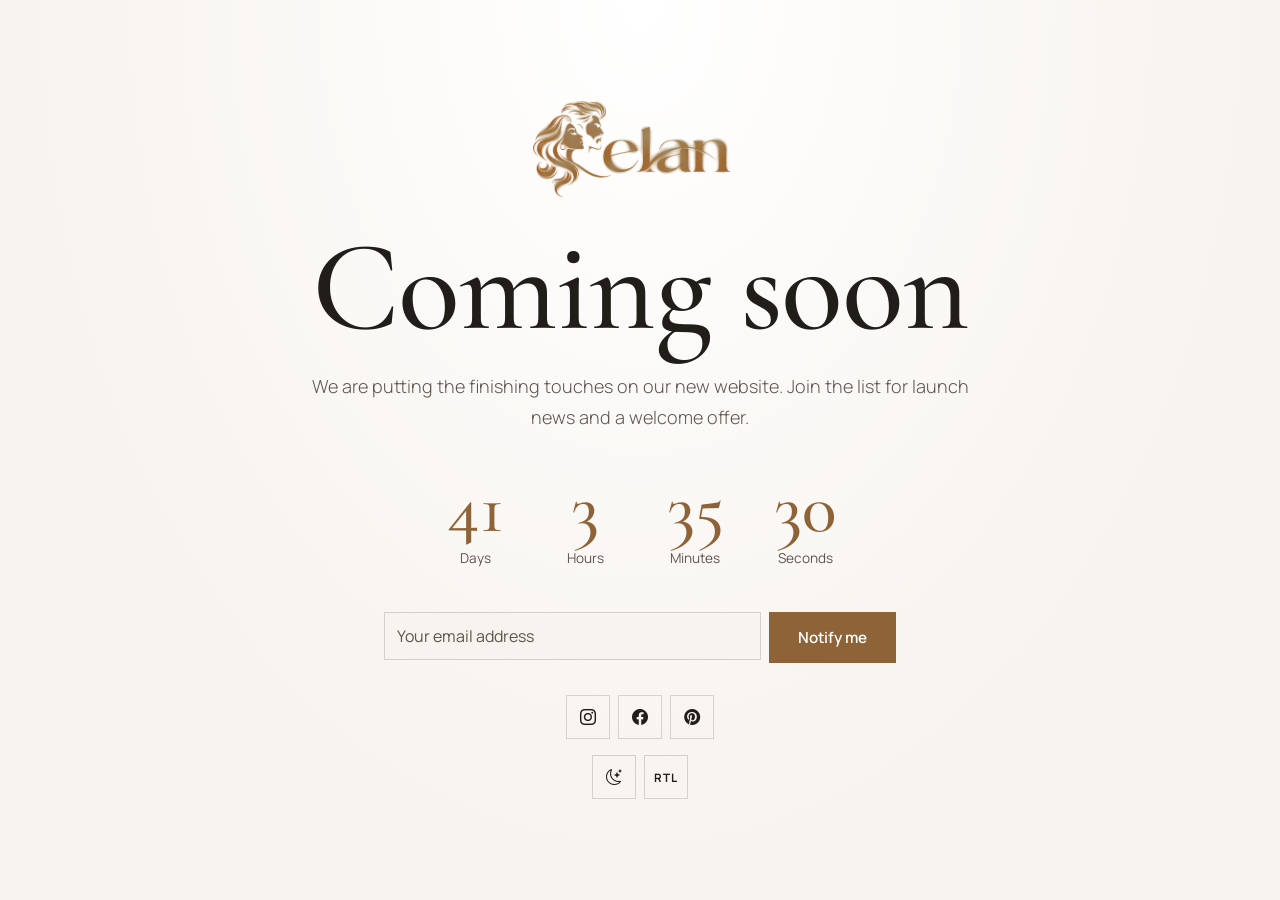
<file: coming-soon.html>
<!DOCTYPE html>
<html lang="en" dir="ltr" data-theme="dark">
<head>
<meta charset="utf-8">
<meta name="viewport" content="width=device-width, initial-scale=1, viewport-fit=cover">
<title>Coming Soon | ÉLAN Hair Studio</title>
<meta name="description" content="ÉLAN Hair Studio is launching soon. Join the list for opening news and a welcome offer.">
<link rel="canonical" href="https://www.example.com/coming-soon.html">
<meta property="og:type" content="website">
<meta property="og:title" content="Coming Soon | ÉLAN Hair Studio">
<meta property="og:description" content="ÉLAN Hair Studio is launching soon. Join the list for opening news and a welcome offer.">
<meta property="og:image" content="https://www.example.com/assets/images/hero/hero-1.webp">
<meta name="robots" content="noindex">
<link rel="icon" href="assets/images/favicon/favicon.ico" sizes="any">
<link rel="icon" type="image/png" sizes="32x32" href="assets/images/favicon/favicon-32x32.png">
<link rel="icon" type="image/png" sizes="192x192" href="assets/images/favicon/favicon-192x192.png">
<link rel="apple-touch-icon" href="assets/images/favicon/apple-touch-icon.png">
<meta name="theme-color" content="#11100F">
<script>/* Apply saved theme/direction before paint to avoid a flash */
try{var t=localStorage.getItem('elan-salon-theme')||(matchMedia('(prefers-color-scheme: light)').matches?'light':'dark');document.documentElement.setAttribute('data-theme',t);document.documentElement.setAttribute('dir',localStorage.getItem('elan-salon-dir')||'ltr')}catch(e){}</script>
<link rel="preconnect" href="https://fonts.googleapis.com"><link rel="preconnect" href="https://fonts.gstatic.com" crossorigin>
<link href="https://fonts.googleapis.com/css2?family=Cormorant+Garamond:wght@400;500;600&family=Manrope:wght@400;500;600;700&display=swap" rel="stylesheet">
<!-- For production, replace the CDN links with the local copies listed in the folder structure -->
<link rel="stylesheet" href="https://cdn.jsdelivr.net/npm/bootstrap@5.3.3/dist/css/bootstrap.min.css">
<link rel="stylesheet" href="https://cdn.jsdelivr.net/npm/bootstrap-icons@1.11.3/font/bootstrap-icons.min.css">
<link rel="stylesheet" href="assets/css/style.css">
<link rel="stylesheet" href="assets/css/dark-mode.css">
<link rel="stylesheet" href="assets/css/rtl.css">
<script type="application/ld+json">
{"@context":"https://schema.org","@type":"HairSalon","name":"ÉLAN Hair Studio","url":"https://www.example.com/","image":"https://www.example.com/assets/images/hero/hero-1.webp","telephone":"+1-555-010-2040","priceRange":"$$","address":{"@type":"PostalAddress","streetAddress":"24 Marlowe Street","addressLocality":"Your City","postalCode":"00000","addressCountry":"US"},"openingHours":["Tu-Fr 10:00-20:00","Sa 09:00-18:00","Su 11:00-17:00"]}
</script>
</head>
<body>
<a class="skip-link" href="#main">Skip to content</a>
<main id="main" class="soon"><div class="container"><a class="brand brand-img brand-soon" href="index.html" aria-label="ÉLAN Hair Studio home"><img class="brand-logo logo-dark" src="assets/images/logo-dark.webp" alt="ÉLAN Hair Studio" width="404" height="200"><img class="brand-logo logo-light" src="assets/images/logo-light.webp" alt="" width="413" height="200"></a>
<h1>Coming soon</h1><p class="mx-auto lead">We are putting the finishing touches on our new website. Join the list for launch news and a welcome offer.</p>
<!-- Set the launch date in the data-launch attribute (ISO format) -->
<div class="countdown" id="countdown" data-launch="2027-01-15T09:00:00" role="timer" aria-label="Time until launch"><div><b id="cd-d">0</b><span>Days</span></div><div><b id="cd-h">0</b><span>Hours</span></div><div><b id="cd-m">0</b><span>Minutes</span></div><div><b id="cd-s">0</b><span>Seconds</span></div></div>
<!-- INTEGRATION: set data-endpoint to your Mailchimp / ConvertKit form URL -->
<form data-validate data-endpoint="" class="row g-2 justify-content-center mx-auto" style="max-width:520px" aria-label="Launch notifications"><div class="col-sm"><label class="visually-hidden" for="cs-email">Email address</label><input class="form-control" type="email" id="cs-email" name="email" placeholder="Your email address" required autocomplete="email"></div><div class="col-sm-auto"><button class="btn-elan w-100" type="submit">Notify me</button></div><p class="mb-0" role="status" data-status></p></form>
<div class="d-flex gap-2 justify-content-center mt-4"><a class="icon-btn" href="#" aria-label="Instagram"><i class="bi bi-instagram"></i></a><a class="icon-btn" href="#" aria-label="Facebook"><i class="bi bi-facebook"></i></a><a class="icon-btn" href="#" aria-label="Pinterest"><i class="bi bi-pinterest"></i></a></div>
<div class="d-flex gap-2 justify-content-center mt-3"><button class="icon-btn" type="button" data-theme-toggle aria-pressed="false" aria-label="Switch theme"><i class="bi bi-sun"></i></button><button class="icon-btn" type="button" data-rtl-toggle aria-pressed="false" aria-label="Toggle right-to-left layout"><span class="rtl-label" aria-hidden="true">RTL</span></button></div></div></main>
<script src="https://cdn.jsdelivr.net/npm/bootstrap@5.3.3/dist/js/bootstrap.bundle.min.js"></script>
<script src="assets/js/main.js"></script>
<script>
(function(){var el=document.getElementById('countdown'),end=new Date(el.dataset.launch).getTime();
function t(){var d=Math.max(0,end-Date.now()),s=Math.floor(d/1000);
document.getElementById('cd-d').textContent=Math.floor(s/86400);document.getElementById('cd-h').textContent=Math.floor(s%86400/3600);
document.getElementById('cd-m').textContent=Math.floor(s%3600/60);document.getElementById('cd-s').textContent=s%60;}
t();setInterval(t,1000);})();
</script>
</body>
</html>
</file>
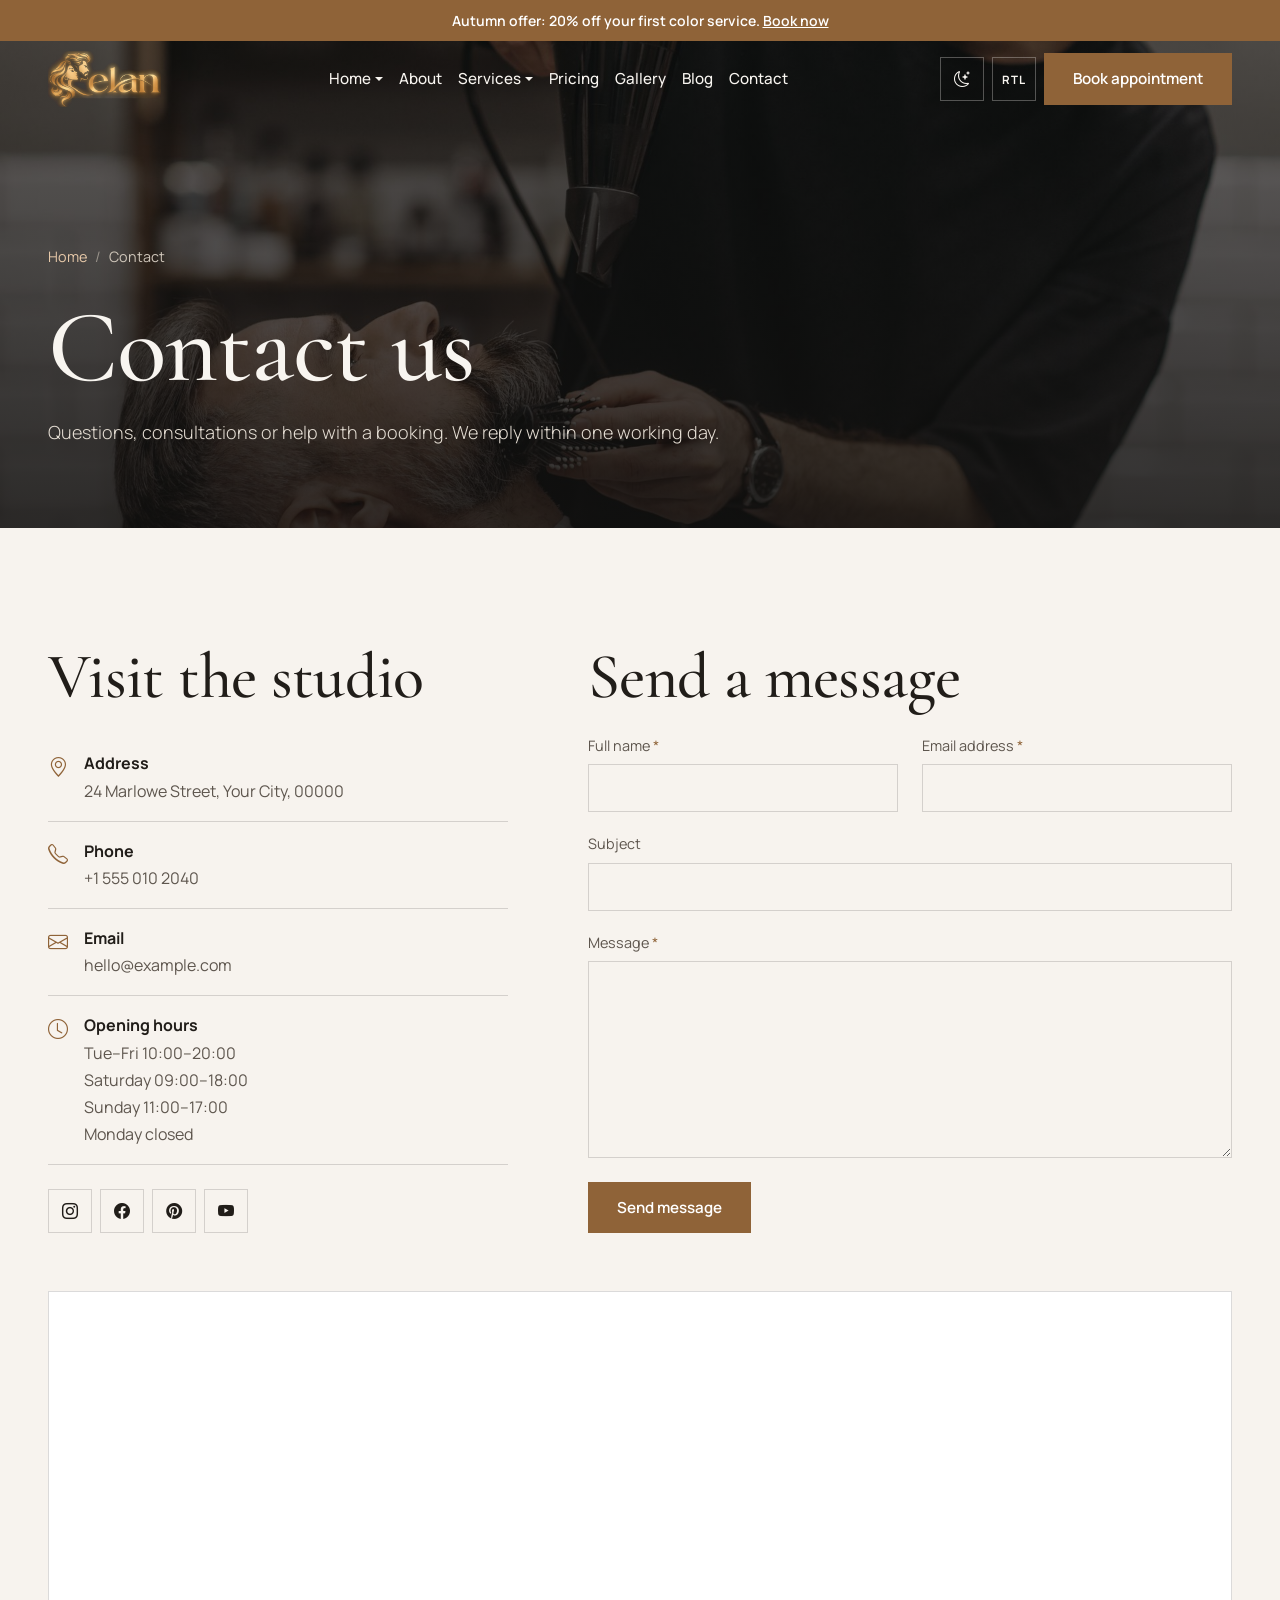
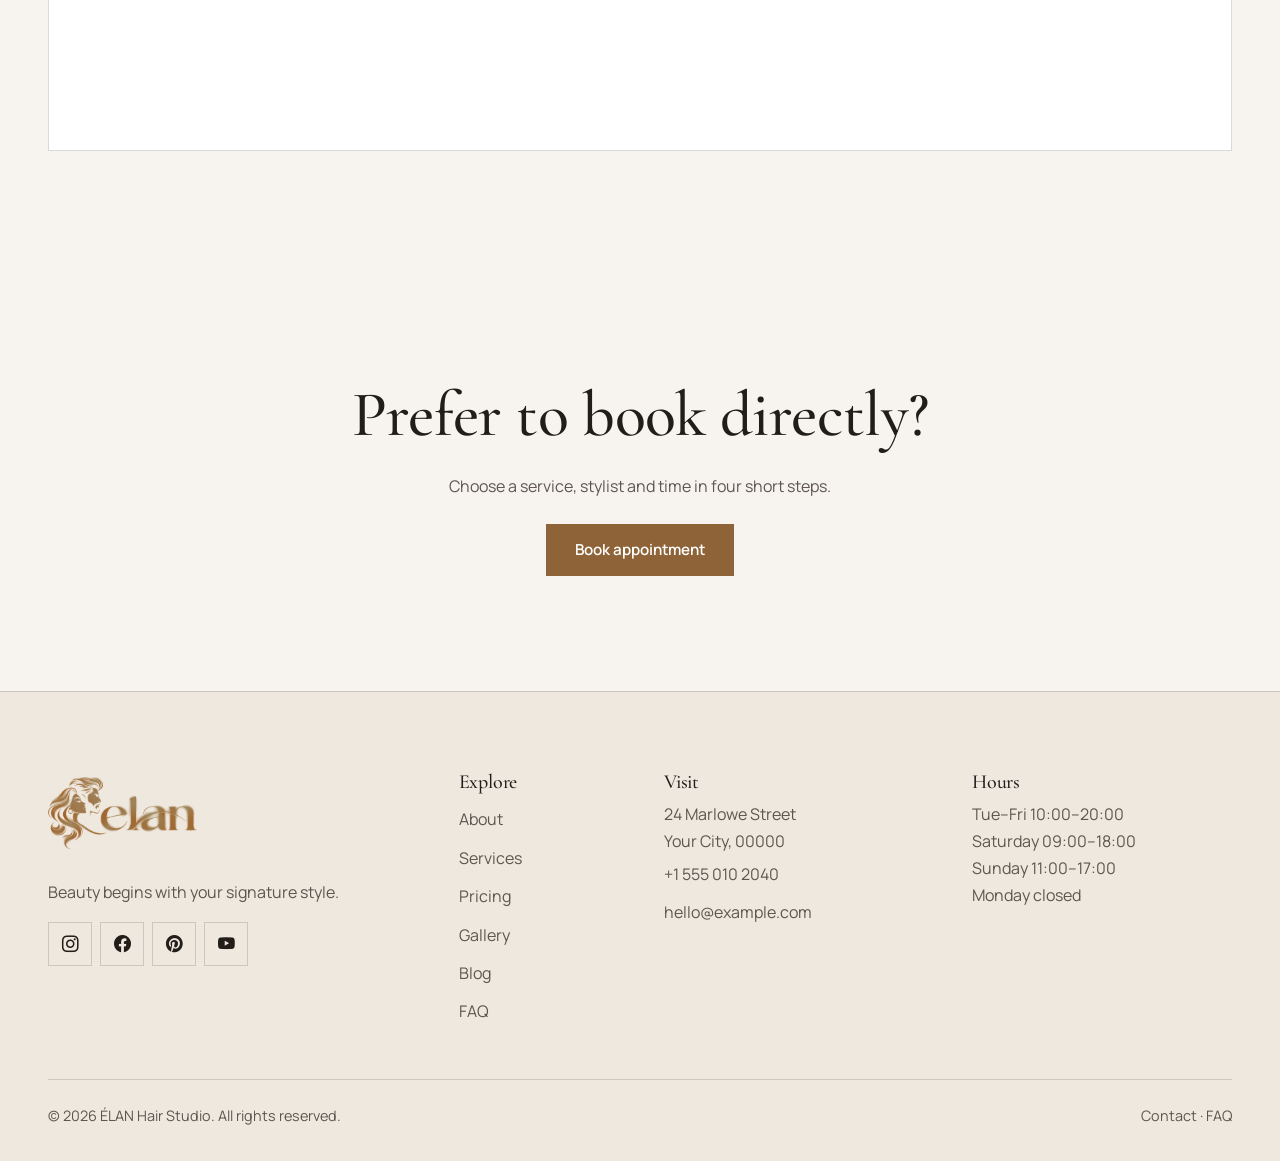
<file: contact.html>
<!DOCTYPE html>
<html lang="en" dir="ltr" data-theme="dark">
<head>
<meta charset="utf-8">
<meta name="viewport" content="width=device-width, initial-scale=1, viewport-fit=cover">
<title>Contact ÉLAN Hair Studio | Address, Hours &amp; Enquiries</title>
<meta name="description" content="Contact ÉLAN Hair Studio for appointments and questions. Find our address, phone number, opening hours and send us a message.">
<link rel="canonical" href="https://www.example.com/contact.html">
<meta property="og:type" content="website">
<meta property="og:title" content="Contact ÉLAN Hair Studio | Address, Hours &amp; Enquiries">
<meta property="og:description" content="Contact ÉLAN Hair Studio for appointments and questions. Find our address, phone number, opening hours and send us a message.">
<meta property="og:image" content="https://www.example.com/assets/images/hero/hero-1.webp">
<link rel="icon" href="assets/images/favicon/favicon.ico" sizes="any">
<link rel="icon" type="image/png" sizes="32x32" href="assets/images/favicon/favicon-32x32.png">
<link rel="icon" type="image/png" sizes="192x192" href="assets/images/favicon/favicon-192x192.png">
<link rel="apple-touch-icon" href="assets/images/favicon/apple-touch-icon.png">
<meta name="theme-color" content="#11100F">
<script>/* Apply saved theme/direction before paint to avoid a flash */
try{var t=localStorage.getItem('elan-salon-theme')||(matchMedia('(prefers-color-scheme: light)').matches?'light':'dark');document.documentElement.setAttribute('data-theme',t);document.documentElement.setAttribute('dir',localStorage.getItem('elan-salon-dir')||'ltr')}catch(e){}</script>
<link rel="preconnect" href="https://fonts.googleapis.com"><link rel="preconnect" href="https://fonts.gstatic.com" crossorigin>
<link href="https://fonts.googleapis.com/css2?family=Cormorant+Garamond:wght@400;500;600&family=Manrope:wght@400;500;600;700&display=swap" rel="stylesheet">
<!-- For production, replace the CDN links with the local copies listed in the folder structure -->
<link rel="stylesheet" href="https://cdn.jsdelivr.net/npm/bootstrap@5.3.3/dist/css/bootstrap.min.css">
<link rel="stylesheet" href="https://cdn.jsdelivr.net/npm/bootstrap-icons@1.11.3/font/bootstrap-icons.min.css">
<link rel="stylesheet" href="assets/css/style.css">
<link rel="stylesheet" href="assets/css/dark-mode.css">
<link rel="stylesheet" href="assets/css/rtl.css">
<script type="application/ld+json">
{"@context":"https://schema.org","@type":"HairSalon","name":"ÉLAN Hair Studio","url":"https://www.example.com/","image":"https://www.example.com/assets/images/hero/hero-1.webp","telephone":"+1-555-010-2040","priceRange":"$$","address":{"@type":"PostalAddress","streetAddress":"24 Marlowe Street","addressLocality":"Your City","postalCode":"00000","addressCountry":"US"},"openingHours":["Tu-Fr 10:00-20:00","Sa 09:00-18:00","Su 11:00-17:00"]}
</script>
</head>
<body>
<a class="skip-link" href="#main">Skip to content</a>
<div class="preloader" aria-hidden="true"><span>ÉLAN</span></div>
<div class="announce">Autumn offer: 20% off your first color service. <a href="booking.html">Book now</a></div>

<header class="site-header">
  <nav class="navbar navbar-expand-lg" aria-label="Main">
    <div class="container">
      <a class="navbar-brand brand brand-img" href="index.html" aria-label="ÉLAN Hair Studio home"><img class="brand-logo logo-dark" src="assets/images/logo-dark.webp" alt="ÉLAN Hair Studio" width="404" height="200"><img class="brand-logo logo-light" src="assets/images/logo-light.webp" alt="" width="413" height="200"></a>
      <button class="navbar-toggler" type="button" data-bs-toggle="collapse" data-bs-target="#mainNav" aria-controls="mainNav" aria-expanded="false" aria-label="Toggle navigation"><i class="bi bi-list fs-4"></i></button>
      <div class="collapse navbar-collapse" id="mainNav">
        <ul class="navbar-nav mx-auto">
          <li class="nav-item dropdown"><a class="nav-link dropdown-toggle" href="#" role="button" data-bs-toggle="dropdown" aria-expanded="false">Home</a>
            <ul class="dropdown-menu"><li><a class="dropdown-item" href="index.html">Home 1</a></li><li><a class="dropdown-item" href="home-2.html">Home 2</a></li></ul></li>
          <li class="nav-item"><a class="nav-link" href="about.html">About</a></li>
          <li class="nav-item dropdown"><a class="nav-link dropdown-toggle" href="services.html" role="button" data-bs-toggle="dropdown" aria-expanded="false">Services</a>
            <ul class="dropdown-menu"><li><a class="dropdown-item" href="services.html">All services</a></li><li><a class="dropdown-item" href="service-details.html">Service details</a></li></ul></li>
          <li class="nav-item"><a class="nav-link" href="pricing.html">Pricing</a></li>
          <li class="nav-item"><a class="nav-link" href="gallery.html">Gallery</a></li>
          <li class="nav-item"><a class="nav-link" href="blog.html">Blog</a></li>
          <li class="nav-item"><a class="nav-link active" aria-current="page" href="contact.html">Contact</a></li>
        </ul>
        <div class="d-flex align-items-center gap-2 mt-3 mt-lg-0">
          <button class="icon-btn" type="button" data-theme-toggle aria-pressed="false" aria-label="Switch theme"><i class="bi bi-sun"></i></button>
          <button class="icon-btn" type="button" data-rtl-toggle aria-pressed="false" aria-label="Toggle right-to-left layout"><span class="rtl-label" aria-hidden="true">RTL</span></button>
          <a class="btn-elan" href="booking.html">Book appointment</a>
        </div>
      </div>
    </div>
  </nav>
</header>
<main id="main">
<section class="page-banner"><div class="bg"><img src="assets/images/Men Haircuts & Grooming.jpg" alt="" width="1920" height="700" fetchpriority="high"></div><div class="container"><nav aria-label="Breadcrumb"><ol class="crumbs"><li><a href="index.html">Home</a></li><li aria-current="page">Contact</li></ol></nav><h1>Contact us</h1><p class="lead mb-0">Questions, consultations or help with a booking. We reply within one working day.</p></div></section><section class="section" aria-label="Contact details and form"><div class="container"><div class="contact-grid"><div>
<h2 class="mb-4">Visit the studio</h2><ul class="info-list">
<li><i class="bi bi-geo-alt" aria-hidden="true"></i><span><strong>Address</strong>24 Marlowe Street, Your City, 00000</span></li>
<li><i class="bi bi-telephone" aria-hidden="true"></i><span><strong>Phone</strong><a href="tel:+15550102040">+1 555 010 2040</a></span></li>
<li><i class="bi bi-envelope" aria-hidden="true"></i><span><strong>Email</strong><a href="mailto:hello@example.com">hello@example.com</a></span></li>
<li><i class="bi bi-clock" aria-hidden="true"></i><span><strong>Opening hours</strong>Tue–Fri 10:00–20:00<br>Saturday 09:00–18:00<br>Sunday 11:00–17:00<br>Monday closed</span></li></ul>
<div class="d-flex gap-2 mt-4"><a class="icon-btn" href="#" aria-label="Instagram"><i class="bi bi-instagram"></i></a><a class="icon-btn" href="#" aria-label="Facebook"><i class="bi bi-facebook"></i></a><a class="icon-btn" href="#" aria-label="Pinterest"><i class="bi bi-pinterest"></i></a><a class="icon-btn" href="#" aria-label="YouTube"><i class="bi bi-youtube"></i></a></div></div>
<div><h2 class="mb-4">Send a message</h2>
<!-- INTEGRATION: set data-endpoint to your Formspree URL, or add data-netlify="true" for Netlify Forms -->
<form class="contact-form" data-validate data-endpoint="" name="contact" aria-label="Contact form">
<div class="row"><div class="col-md-6 field"><label for="c-name">Full name <span class="req" aria-hidden="true">*</span></label><input class="form-control" id="c-name" name="name" required autocomplete="name"></div>
<div class="col-md-6 field"><label for="c-email">Email address <span class="req" aria-hidden="true">*</span></label><input class="form-control" type="email" id="c-email" name="email" required autocomplete="email"></div></div>
<div class="field"><label for="c-sub">Subject</label><input class="form-control" id="c-sub" name="subject"></div>
<div class="field field-grow"><label for="c-msg">Message <span class="req" aria-hidden="true">*</span></label><textarea class="form-control" id="c-msg" name="message" rows="6" required></textarea></div>
<button class="btn-elan" type="submit">Send message</button><p class="mt-3 mb-0" role="status" data-status></p></form></div></div></div></section>
<!-- INTEGRATION: replace the src with your own Google Maps embed URL (Share > Embed a map) -->
<section class="contact-map" aria-label="Studio location map">
  <div class="container"><iframe src="https://www.google.com/maps/embed?pb=!1m18!1m12!1m3!1d3151.4927500570084!2d145.07153497530186!3d-37.82534873469914!2m3!1f0!2f0!3f0!3m2!1i1024!2i768!4f13.1!3m3!1m2!1s0x6ad6410c56e9e4d9%3A0xe90fce71e3adbf07!2s24%20Marlowe%20St%2C%20Canterbury%20VIC%203126%2C%20Australia!5e0!3m2!1sen!2sin!4v1794473264977!5m2!1sen!2sin" title="Map showing ÉLAN Hair Studio, 24 Marlowe Street" allowfullscreen loading="lazy" referrerpolicy="strict-origin-when-cross-origin"></iframe></div>
</section>
<section class="section text-center" aria-labelledby="cta-title"><div class="container"><h2 id="cta-title" class="mx-auto" style="max-width:20ch">Prefer to book directly?</h2><p class="mx-auto my-4">Choose a service, stylist and time in four short steps.</p><a class="btn-elan" href="booking.html">Book appointment</a></div></section>
</main>
<footer class="footer">
  <div class="container">
    <div class="row g-5">
      <div class="col-12 col-lg-4 footer-brand"><a class="brand brand-img brand-footer" href="index.html" aria-label="ÉLAN Hair Studio home"><img class="brand-logo logo-dark" src="assets/images/logo-dark.webp" alt="ÉLAN Hair Studio" width="404" height="200"><img class="brand-logo logo-light" src="assets/images/logo-light.webp" alt="" width="413" height="200"></a><p class="mt-3">Beauty begins with your signature style.</p>
        <div class="d-flex gap-2"><a class="icon-btn" href="#" aria-label="Instagram"><i class="bi bi-instagram"></i></a><a class="icon-btn" href="#" aria-label="Facebook"><i class="bi bi-facebook"></i></a><a class="icon-btn" href="#" aria-label="Pinterest"><i class="bi bi-pinterest"></i></a><a class="icon-btn" href="#" aria-label="YouTube"><i class="bi bi-youtube"></i></a></div></div>
      <div class="col-6 col-md-4 col-lg-2"><h3 class="fs-5">Explore</h3><ul><li><a href="about.html">About</a></li><li><a href="services.html">Services</a></li><li><a href="pricing.html">Pricing</a></li><li><a href="gallery.html">Gallery</a></li><li><a href="blog.html">Blog</a></li><li><a href="faq.html">FAQ</a></li></ul></div>
      <div class="col-6 col-md-4 col-lg-3"><h3 class="fs-5">Visit</h3><address class="text-body-secondary mb-0" style="color:var(--muted)!important">24 Marlowe Street<br>Your City, 00000<br><a href="tel:+15550102040">+1 555 010 2040</a><br><a href="mailto:hello@example.com">hello@example.com</a></address></div>
      <div class="col-12 col-md-4 col-lg-3"><h3 class="fs-5">Hours</h3><ul style="color:var(--muted)"><li>Tue–Fri 10:00–20:00</li><li>Saturday 09:00–18:00</li><li>Sunday 11:00–17:00</li><li>Monday closed</li></ul></div>
    </div>
    <div class="copyright d-flex flex-wrap justify-content-between gap-2"><span>© <span data-year>2026</span> ÉLAN Hair Studio. All rights reserved.</span><span><a href="contact.html">Contact</a> · <a href="faq.html">FAQ</a></span></div>
  </div>
</footer>

<button class="icon-btn to-top" type="button" aria-label="Back to top"><i class="bi bi-arrow-up"></i></button>
<script src="https://cdn.jsdelivr.net/npm/bootstrap@5.3.3/dist/js/bootstrap.bundle.min.js"></script>
<script src="assets/js/main.js"></script>
</body>
</html>
</file>
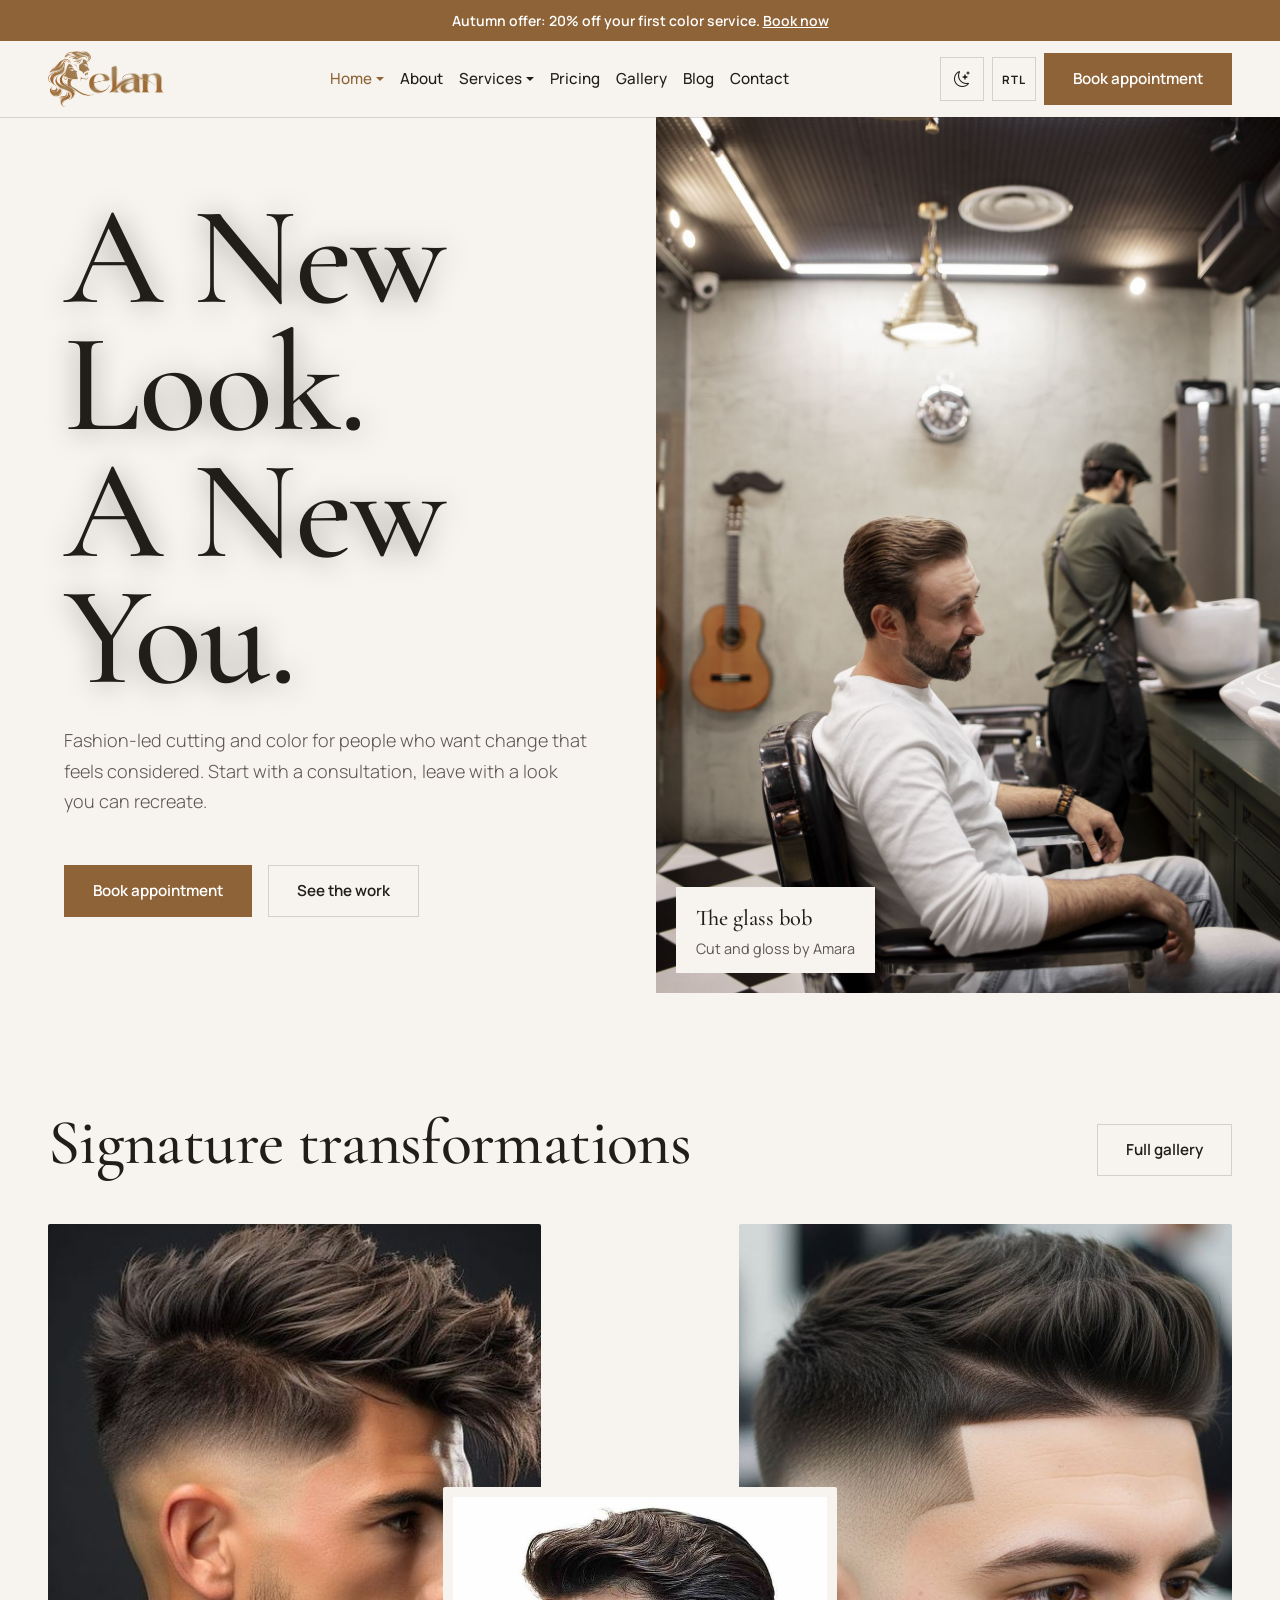
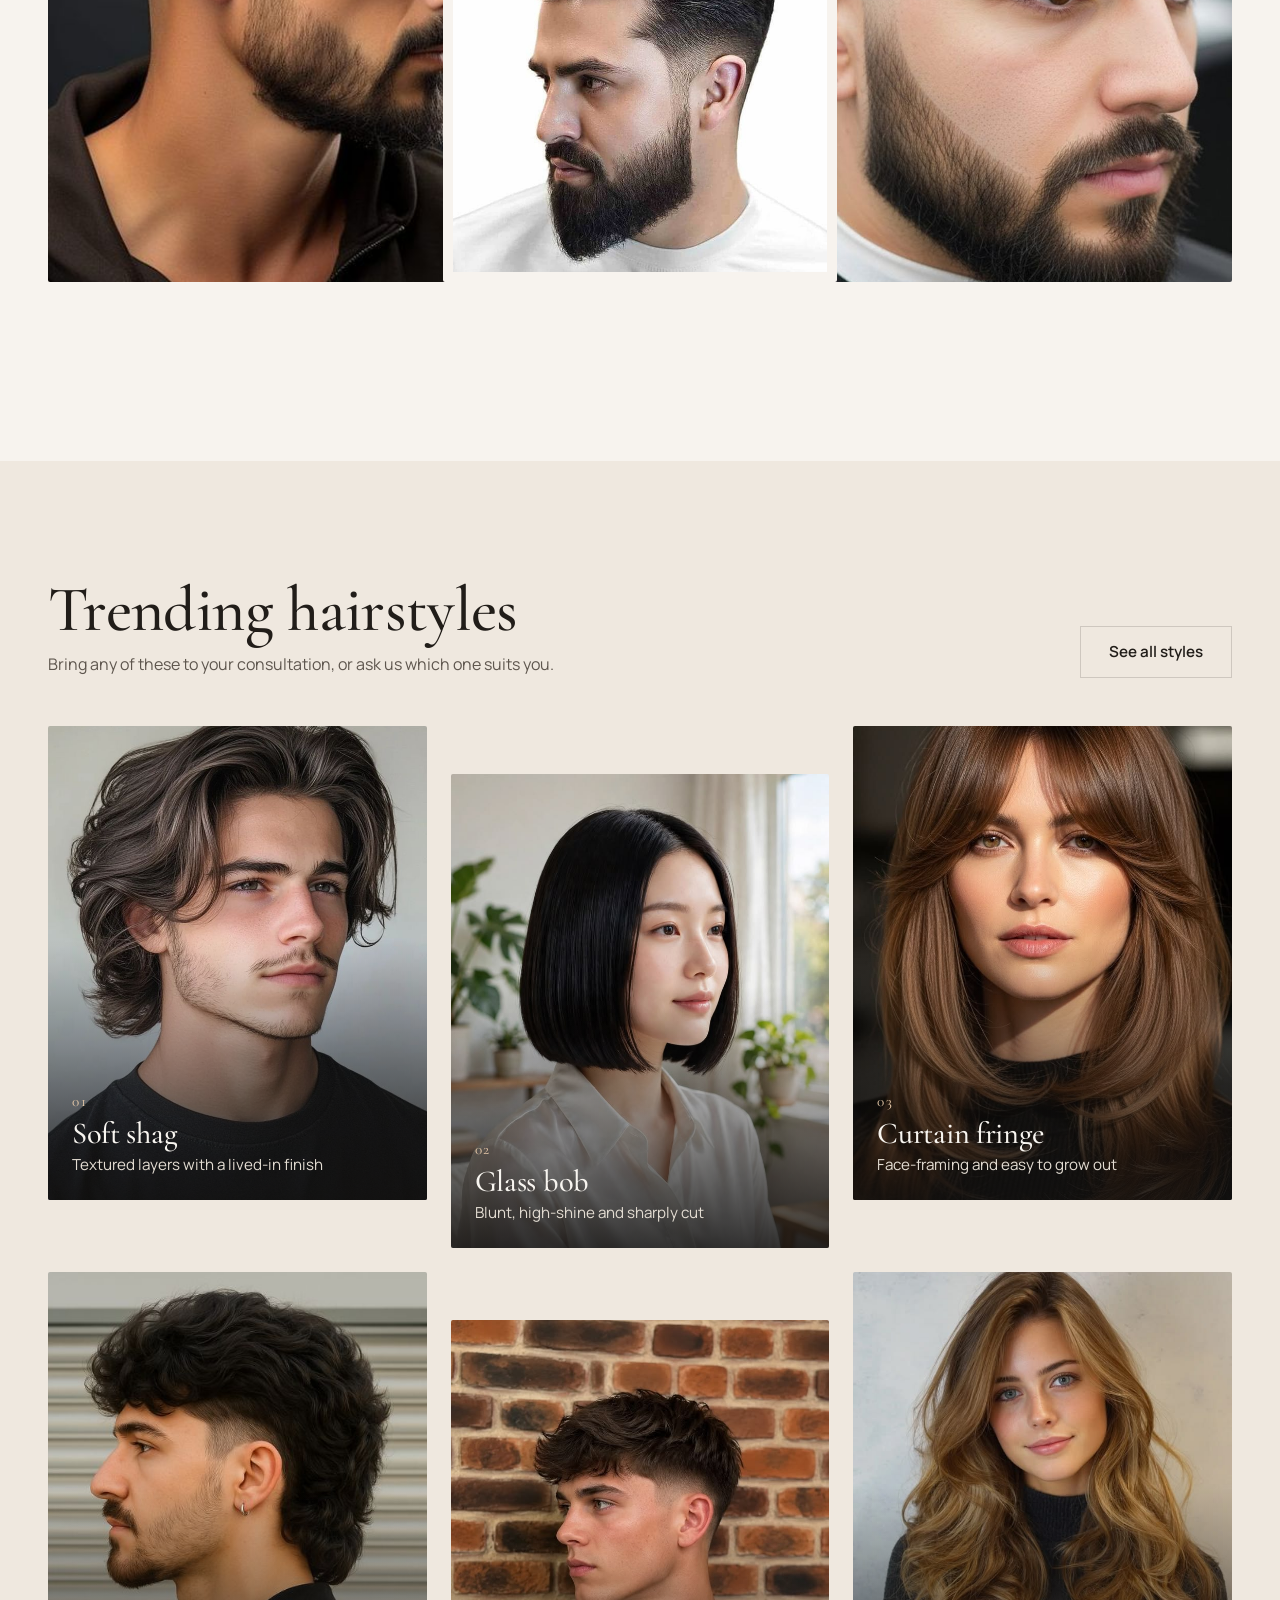
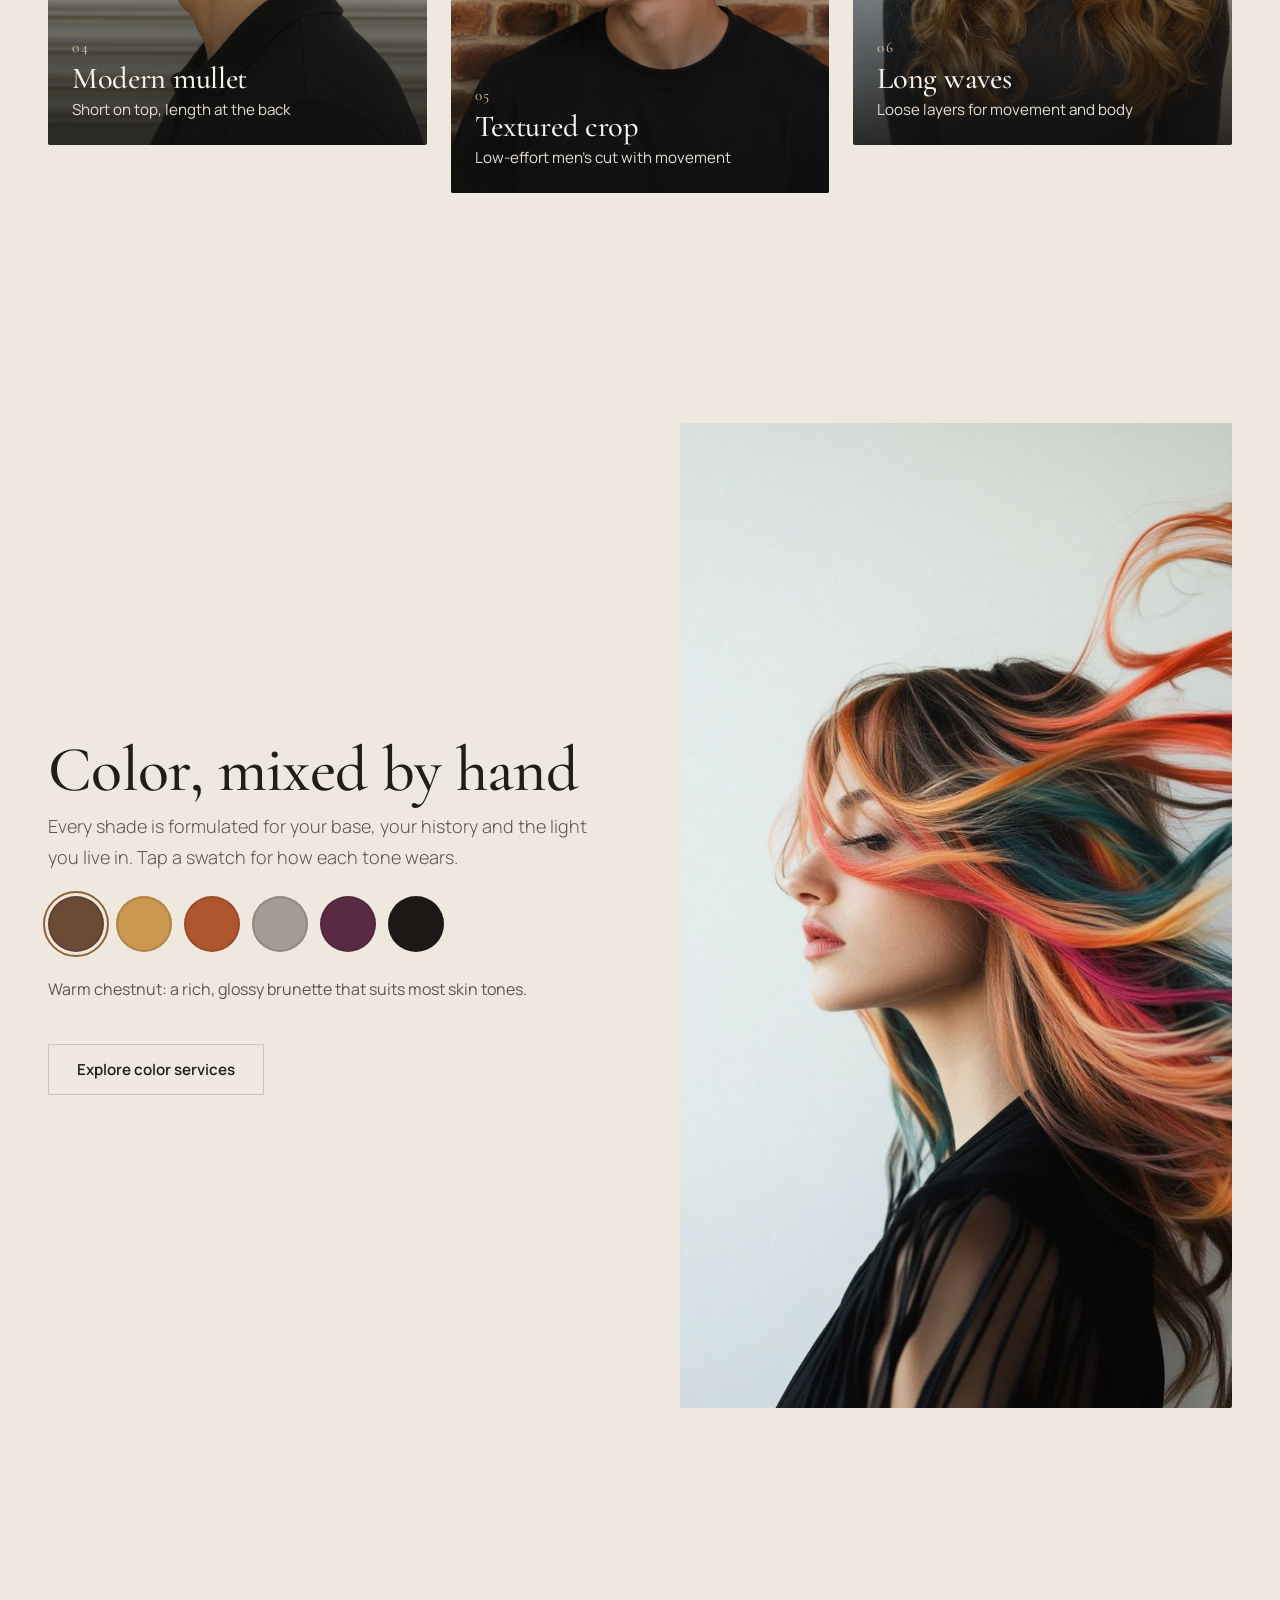
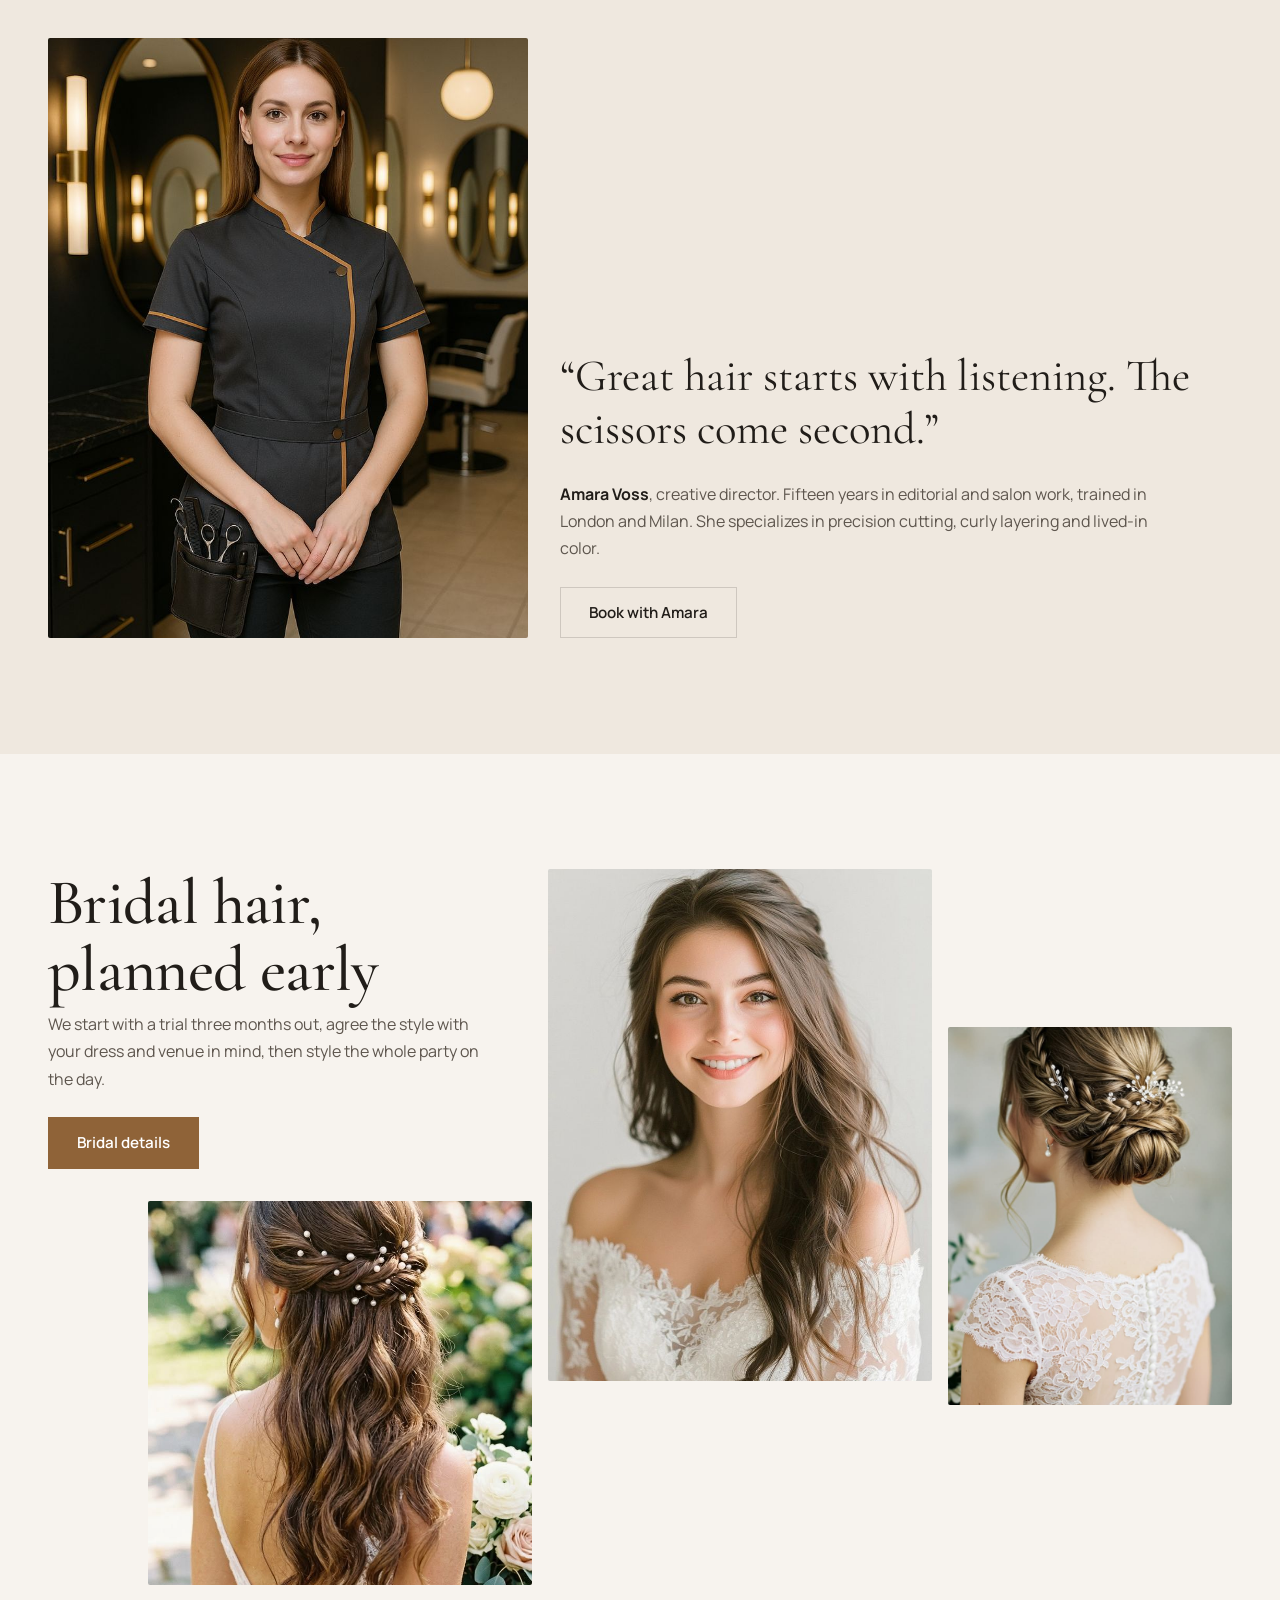
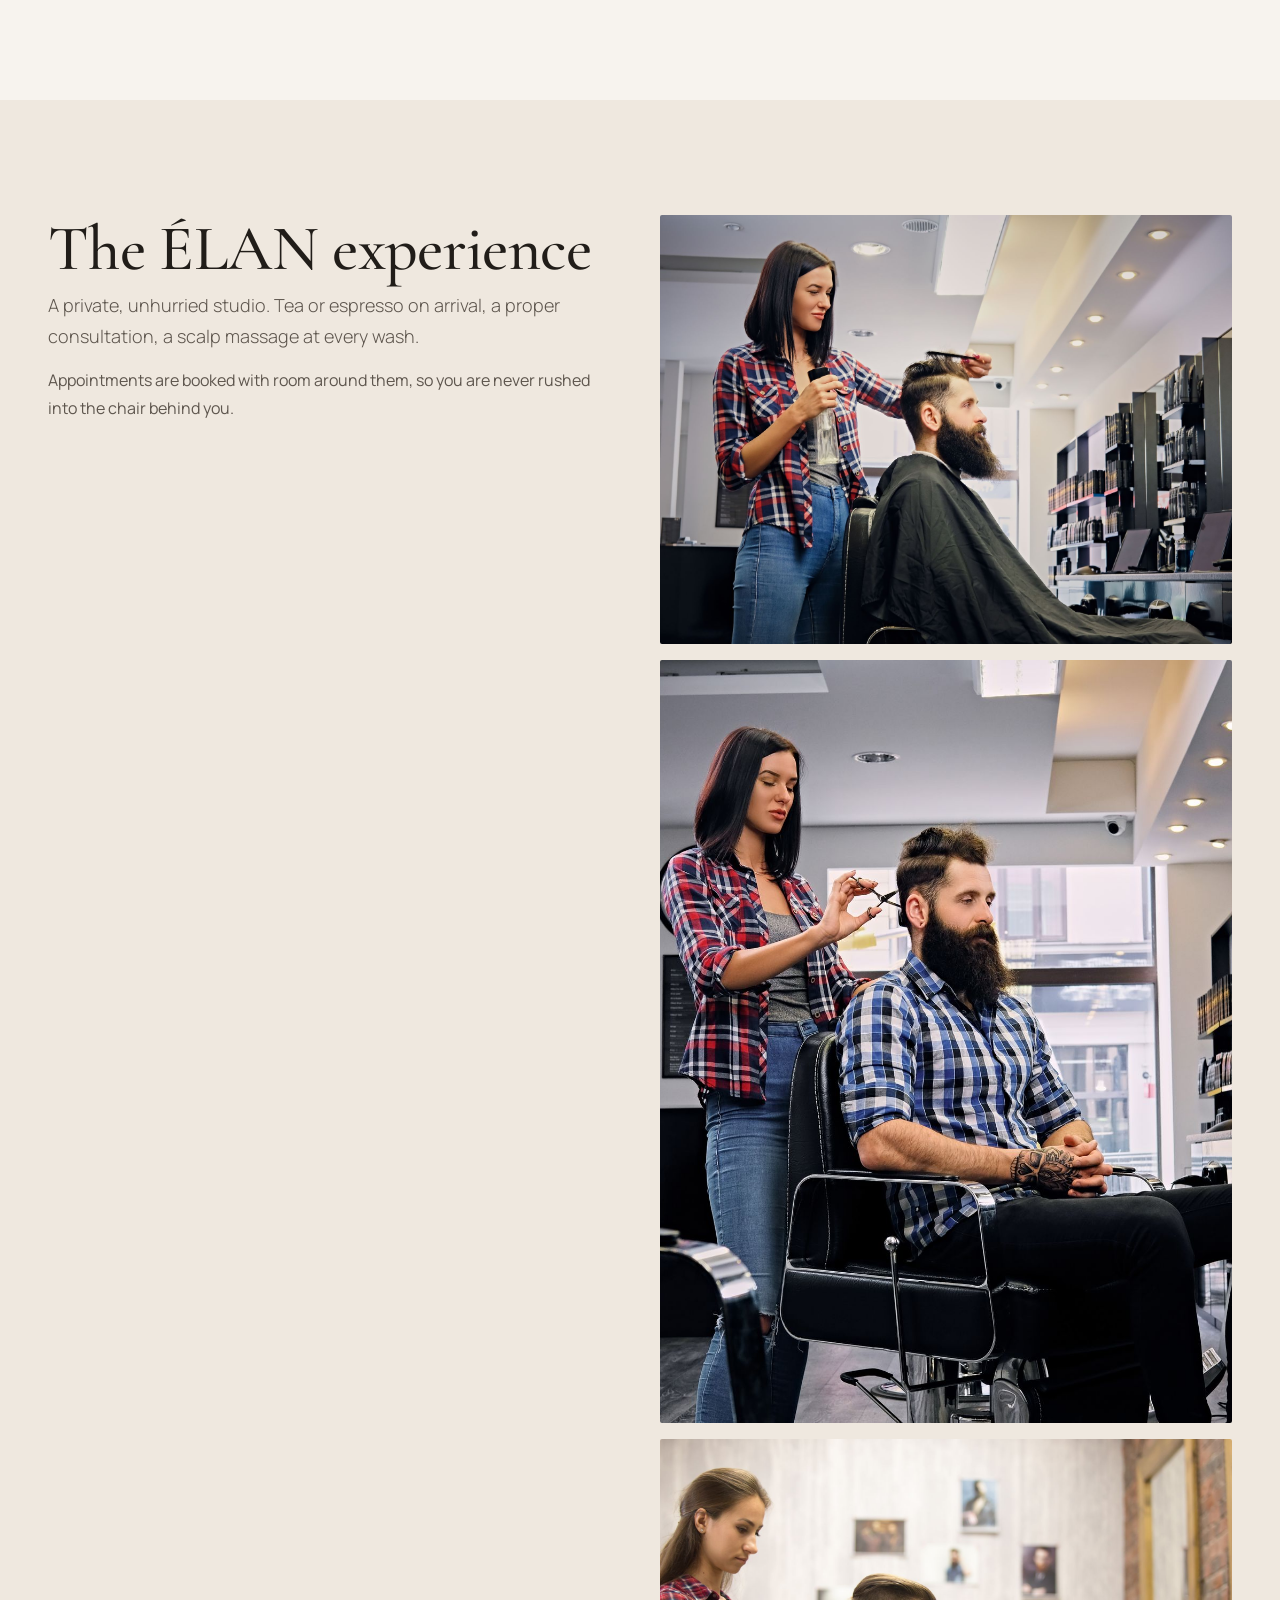
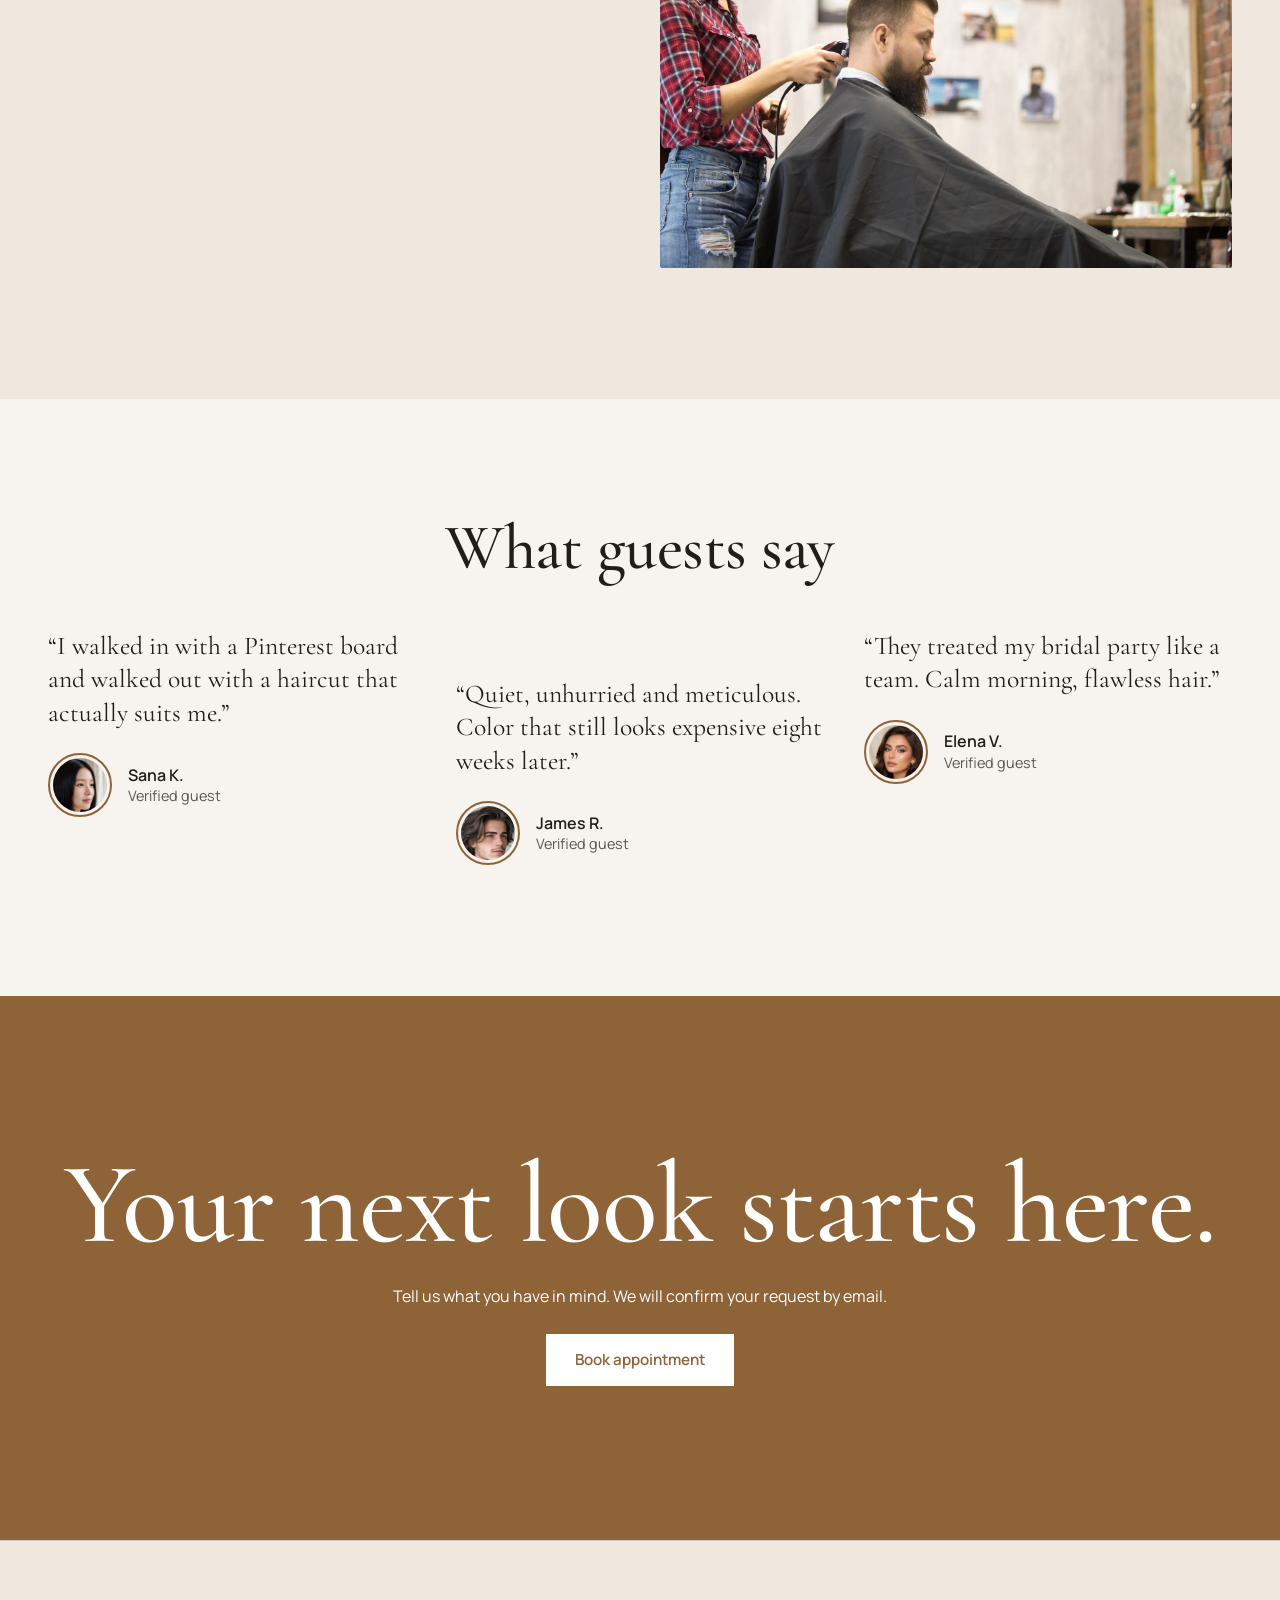
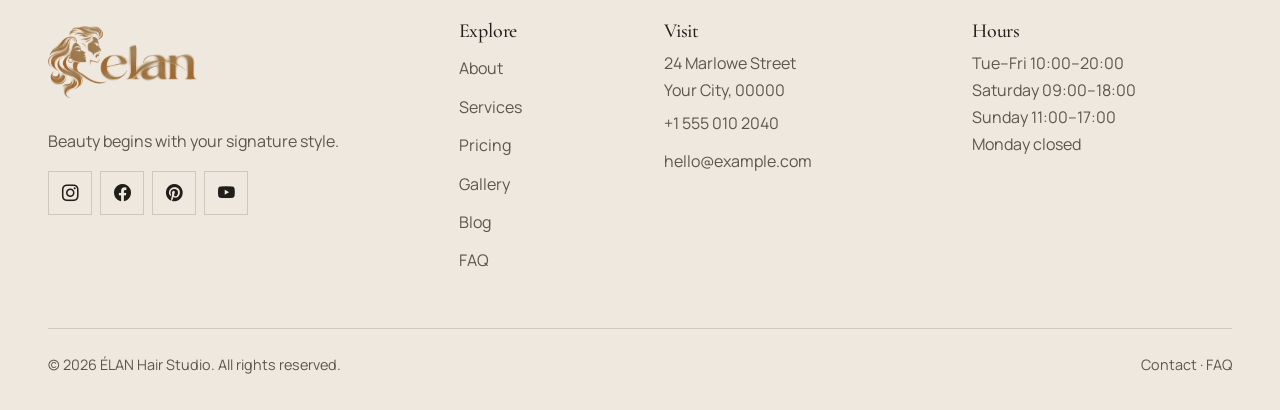
<file: home-2.html>
<!DOCTYPE html>
<html lang="en" dir="ltr" data-theme="dark">
<head>
<meta charset="utf-8">
<meta name="viewport" content="width=device-width, initial-scale=1, viewport-fit=cover">
<title>ÉLAN Hair Studio | A New Look. A New You.</title>
<meta name="description" content="Fashion-led haircuts, color artistry and bridal styling at ÉLAN Hair Studio. Explore our transformations, meet our stylists and book your appointment.">
<link rel="canonical" href="https://www.example.com/home-2.html">
<meta property="og:type" content="website">
<meta property="og:title" content="ÉLAN Hair Studio | A New Look. A New You.">
<meta property="og:description" content="Precision cuts, custom color, balayage, hair spa and bridal styling.">
<meta property="og:image" content="https://www.example.com/assets/images/hero/hero-1.webp">
<link rel="icon" href="assets/images/favicon/favicon.ico" sizes="any">
<link rel="icon" type="image/png" sizes="32x32" href="assets/images/favicon/favicon-32x32.png">
<link rel="icon" type="image/png" sizes="192x192" href="assets/images/favicon/favicon-192x192.png">
<link rel="apple-touch-icon" href="assets/images/favicon/apple-touch-icon.png">
<meta name="theme-color" content="#11100F">
<script>/* Apply saved theme/direction before paint to avoid a flash */
try{var t=localStorage.getItem('elan-salon-theme')||(matchMedia('(prefers-color-scheme: light)').matches?'light':'dark');document.documentElement.setAttribute('data-theme',t);document.documentElement.setAttribute('dir',localStorage.getItem('elan-salon-dir')||'ltr')}catch(e){}</script>
<link rel="preconnect" href="https://fonts.googleapis.com"><link rel="preconnect" href="https://fonts.gstatic.com" crossorigin>
<link href="https://fonts.googleapis.com/css2?family=Cormorant+Garamond:wght@400;500;600&family=Manrope:wght@400;500;600;700&display=swap" rel="stylesheet">
<!-- For production, replace the CDN links with the local copies listed in the folder structure -->
<link rel="stylesheet" href="https://cdn.jsdelivr.net/npm/bootstrap@5.3.3/dist/css/bootstrap.min.css">
<link rel="stylesheet" href="https://cdn.jsdelivr.net/npm/bootstrap-icons@1.11.3/font/bootstrap-icons.min.css">
<link rel="stylesheet" href="assets/css/style.css">
<link rel="stylesheet" href="assets/css/dark-mode.css">
<link rel="stylesheet" href="assets/css/rtl.css">
<script type="application/ld+json">
{"@context":"https://schema.org","@type":"HairSalon","name":"ÉLAN Hair Studio","url":"https://www.example.com/","image":"https://www.example.com/assets/images/hero/hero-1.webp","telephone":"+1-555-010-2040","priceRange":"$$","address":{"@type":"PostalAddress","streetAddress":"24 Marlowe Street","addressLocality":"Your City","postalCode":"00000","addressCountry":"US"},"openingHours":["Tu-Fr 10:00-20:00","Sa 09:00-18:00","Su 11:00-17:00"]}
</script>
</head>
<body>
<a class="skip-link" href="#main">Skip to content</a>
<div class="preloader" aria-hidden="true"><span>ÉLAN</span></div>

<div class="announce">Autumn offer: 20% off your first color service. <a href="booking.html">Book now</a></div>

<header class="site-header">
  <nav class="navbar navbar-expand-lg" aria-label="Main">
    <div class="container">
      <a class="navbar-brand brand brand-img" href="index.html" aria-label="ÉLAN Hair Studio home"><img class="brand-logo logo-dark" src="assets/images/logo-dark.webp" alt="ÉLAN Hair Studio" width="404" height="200"><img class="brand-logo logo-light" src="assets/images/logo-light.webp" alt="" width="413" height="200"></a>
      <button class="navbar-toggler" type="button" data-bs-toggle="collapse" data-bs-target="#mainNav" aria-controls="mainNav" aria-expanded="false" aria-label="Toggle navigation"><i class="bi bi-list fs-4"></i></button>
      <div class="collapse navbar-collapse" id="mainNav">
        <ul class="navbar-nav mx-auto">
          <li class="nav-item dropdown"><a class="nav-link dropdown-toggle active" href="#" role="button" data-bs-toggle="dropdown" aria-expanded="false" aria-current="page">Home</a>
            <ul class="dropdown-menu"><li><a class="dropdown-item" href="index.html">Home 1</a></li><li><a class="dropdown-item active" href="home-2.html">Home 2</a></li></ul></li>
          <li class="nav-item"><a class="nav-link" href="about.html">About</a></li>
          <li class="nav-item dropdown"><a class="nav-link dropdown-toggle" href="services.html" role="button" data-bs-toggle="dropdown" aria-expanded="false">Services</a>
            <ul class="dropdown-menu"><li><a class="dropdown-item" href="services.html">All services</a></li><li><a class="dropdown-item" href="service-details.html">Service details</a></li></ul></li>
          <li class="nav-item"><a class="nav-link" href="pricing.html">Pricing</a></li>
          <li class="nav-item"><a class="nav-link" href="gallery.html">Gallery</a></li>
          <li class="nav-item"><a class="nav-link" href="blog.html">Blog</a></li>
          <li class="nav-item"><a class="nav-link" href="contact.html">Contact</a></li>
        </ul>
        <div class="d-flex align-items-center gap-2 mt-3 mt-lg-0">
          <button class="icon-btn" type="button" data-theme-toggle aria-pressed="false" aria-label="Switch theme"><i class="bi bi-sun"></i></button>
          <button class="icon-btn" type="button" data-rtl-toggle aria-pressed="false" aria-label="Toggle right-to-left layout"><span class="rtl-label" aria-hidden="true">RTL</span></button>
          <a class="btn-elan" href="booking.html">Book appointment</a>
        </div>
      </div>
    </div>
  </nav>
</header>

<main id="main">
<section class="h2-hero" aria-labelledby="h2-title">
  <div class="h2-hero-text">
    <h1 id="h2-title"><span>A New Look.</span><span>A New You.</span></h1>
    <p class="lead">Fashion-led cutting and color for people who want change that feels considered. Start with a consultation, leave with a look you can recreate.</p>
    <div class="hero-actions"><a class="btn-elan" href="booking.html">Book appointment</a><a class="btn-elan btn-ghost" href="gallery.html">See the work</a></div>
  </div>
  <div class="h2-hero-media">
    <div class="media "><img src="assets/images/banner2.jpg" alt="Model with a sleek chestnut bob and glossy finish" width="1100" height="1400" fetchpriority="high"></div>
    <div class="tag"><strong>The glass bob</strong>Cut and gloss by Amara</div>
  </div>
</section>

<section class="section" aria-labelledby="trans-title">
  <div class="container">
    <div class="d-flex flex-wrap justify-content-between align-items-end gap-3 mb-5"><h2 id="trans-title" class="mb-0">Signature transformations</h2><a class="btn-elan btn-ghost" href="gallery.html">Full gallery</a></div>
    <div class="h2-trans-wrap"><div class="h2-trans">
      <figure class="a media reveal m-0"><img src="assets/images/sign1.jpg" alt="Dark brown hair transformed to a soft copper shag" width="700" height="933" loading="lazy"></figure>
      <figure class="b media reveal m-0"><img src="assets/images/sign2.jpg" alt="Short crop refreshed with a clean taper" width="600" height="600" loading="lazy"></figure>
      <figure class="c media reveal m-0"><img src="assets/images/sign3.jpg" alt="Long hair lightened to a creamy blonde balayage" width="700" height="933" loading="lazy"></figure>
    </div></div>
  </div>
</section>

<section class="section section-alt" aria-labelledby="trend-title">
  <div class="container">
    <div class="d-flex flex-wrap justify-content-between align-items-end gap-3 mb-5">
      <div><h2 id="trend-title" class="mb-2">Trending hairstyles</h2><p class="mb-0">Bring any of these to your consultation, or ask us which one suits you.</p></div>
      <a class="btn-elan btn-ghost" href="gallery.html">See all styles</a>
    </div>
    <div class="trend-grid">
      <article class="trend reveal">
        <div class="media"><img src="assets/images/Soft shag.jpg" alt="Soft shag hairstyle" width="480" height="600" loading="lazy"></div>
        <div class="trend-cap"><span class="trend-num" aria-hidden="true">01</span><h3>Soft shag</h3><p>Textured layers with a lived-in finish</p></div>
      </article>
      <article class="trend reveal">
        <div class="media"><img src="assets/images/Glass bob.jpg" alt="Glass bob hairstyle" width="480" height="600" loading="lazy"></div>
        <div class="trend-cap"><span class="trend-num" aria-hidden="true">02</span><h3>Glass bob</h3><p>Blunt, high-shine and sharply cut</p></div>
      </article>
      <article class="trend reveal">
        <div class="media"><img src="assets/images/Curtain fringe.jpg" alt="Curtain fringe hairstyle" width="480" height="600" loading="lazy"></div>
        <div class="trend-cap"><span class="trend-num" aria-hidden="true">03</span><h3>Curtain fringe</h3><p>Face-framing and easy to grow out</p></div>
      </article>
      <article class="trend reveal">
        <div class="media"><img src="assets/images/Modern mullet.jpg" alt="Modern mullet hairstyle" width="480" height="600" loading="lazy"></div>
        <div class="trend-cap"><span class="trend-num" aria-hidden="true">04</span><h3>Modern mullet</h3><p>Short on top, length at the back</p></div>
      </article>
      <article class="trend reveal">
        <div class="media"><img src="assets/images/Textured crop.jpg" alt="Textured crop hairstyle" width="480" height="600" loading="lazy"></div>
        <div class="trend-cap"><span class="trend-num" aria-hidden="true">05</span><h3>Textured crop</h3><p>Low-effort men’s cut with movement</p></div>
      </article>
      <article class="trend reveal">
        <div class="media"><img src="assets/images/Long waves.jpg" alt="Long waves hairstyle" width="480" height="600" loading="lazy"></div>
        <div class="trend-cap"><span class="trend-num" aria-hidden="true">06</span><h3>Long waves</h3><p>Loose layers for movement and body</p></div>
      </article>
    </div>
  </div>
</section>

<section class="section h2-color" aria-labelledby="color-title">
  <div class="container split">
    <div class="reveal">
      <h2 id="color-title">Color, mixed by hand</h2>
      <p class="lead">Every shade is formulated for your base, your history and the light you live in. Tap a swatch for how each tone wears.</p>
      <div class="swatches" role="group" aria-label="Color shades"><button class="swatch" type="button" style="background:#6B4A36" aria-label="Chestnut" aria-pressed="true" data-note="Warm chestnut: a rich, glossy brunette that suits most skin tones."></button><button class="swatch" type="button" style="background:#C9974F" aria-label="Honey" aria-pressed="false" data-note="Honey blonde: sun-warmed lightness with a golden glow."></button><button class="swatch" type="button" style="background:#B0562F" aria-label="Copper" aria-pressed="false" data-note="Copper: bold, reflective and best with a gloss every six weeks."></button><button class="swatch" type="button" style="background:#A39C94" aria-label="Ash" aria-pressed="false" data-note="Ash blonde: a cool, smoky tone that needs regular toning."></button><button class="swatch" type="button" style="background:#5A2A45" aria-label="Plum" aria-pressed="false" data-note="Plum: deep violet-red for a rich, dramatic finish."></button><button class="swatch" type="button" style="background:#1D1816" aria-label="Soft black" aria-pressed="false" data-note="Soft black: deep, glossy depth without a harsh flat finish."></button></div>
      <p class="color-note" id="color-note" aria-live="polite">Warm chestnut: a rich, glossy brunette that suits most skin tones.</p>
      <a class="btn-elan btn-ghost" href="services.html">Explore color services</a>
    </div>
    <div class="reveal"><div class="media "><img src="assets/images/color-artistry..jpg" alt="Colorist painting honey tones into hair" width="720" height="900" loading="lazy"></div></div>
  </div>
</section>


<section class="section section-alt" aria-labelledby="prof-title">
  <div class="container h2-profile">
    <div class="reveal"><div class="media "><img src="assets/images/1.jpg" alt="Amara Voss, creative director, in the studio" width="640" height="800" loading="lazy"></div></div>
    <div class="reveal">
      <h2 id="prof-title" class="visually-hidden">Meet Amara Voss</h2>
      <p class="big">“Great hair starts with listening. The scissors come second.”</p>
      <p class="mt-4"><strong style="color:var(--text)">Amara Voss</strong>, creative director. Fifteen years in editorial and salon work, trained in London and Milan. She specializes in precision cutting, curly layering and lived-in color.</p>
      <a class="btn-elan btn-ghost mt-2" href="booking.html">Book with Amara</a>
    </div>
  </div>
</section>

<section class="section" aria-labelledby="bridal-title">
  <div class="container bridal">
    <div class="t reveal"><h2 id="bridal-title">Bridal hair, planned early</h2><p>We start with a trial three months out, agree the style with your dress and venue in mind, then style the whole party on the day.</p><a class="btn-elan mt-2" href="service-details.html">Bridal details</a></div>
    <div class="media i1"><img src="assets/images/Bridal hair1.jpg" alt="Bride with a low chignon and veil" width="600" height="800" loading="lazy"></div>
    <div class="media i2"><img src="assets/images/Bridal hair2.jpg" alt="Soft waves with pinned floral detail" width="450" height="600" loading="lazy"></div>
    <div class="media i3"><img src="assets/images/Bridal hair3.jpg" alt="Bridal party styled together before the ceremony" width="600" height="600" loading="lazy"></div>
  </div>
</section>

<section class="section section-alt" aria-labelledby="exp-title">
  <div class="container h2-exp">
    <div class="sticky reveal"><h2 id="exp-title">The ÉLAN experience</h2><p class="lead">A private, unhurried studio. Tea or espresso on arrival, a proper consultation, a scalp massage at every wash.</p><p>Appointments are booked with room around them, so you are never rushed into the chair behind you.</p></div>
    <div><div class="media "><img src="assets/images/EXP1.jpg" alt="Reception area with warm lighting" width="720" height="540" loading="lazy"></div><div class="media tall">
      <img src="assets/images/exp2.jpg" alt="Stylist and client at a mirror station" width="540" height="720" loading="lazy"></div><div class="media ">
        <img src="assets/images/exp3.jpg" alt="Wash area with scalp massage chairs" width="720" height="540" loading="lazy"></div></div>
  </div>
</section>

<section class="section" aria-labelledby="rev-title">
  <div class="container"><h2 id="rev-title" class="mb-5 text-center">What guests say</h2><div class="reviews-3"><figure class="reveal"><blockquote>“I walked in with a Pinterest board and walked out with a haircut that actually suits me.”</blockquote><figcaption class="t-person"><img class="t-avatar" src="assets/images/avatars/sana.jpg" alt="Portrait of Sana K." width="80" height="80" loading="lazy"><span class="t-by"><strong>Sana K.</strong><span>Verified guest</span></span></figcaption></figure><figure class="reveal"><blockquote>“Quiet, unhurried and meticulous. Color that still looks expensive eight weeks later.”</blockquote><figcaption class="t-person"><img class="t-avatar" src="assets/images/avatars/james.jpg" alt="Portrait of James R." width="80" height="80" loading="lazy"><span class="t-by"><strong>James R.</strong><span>Verified guest</span></span></figcaption></figure><figure class="reveal"><blockquote>“They treated my bridal party like a team. Calm morning, flawless hair.”</blockquote><figcaption class="t-person"><img class="t-avatar" src="assets/images/avatars/elena.jpg" alt="Portrait of Elena V." width="80" height="80" loading="lazy"><span class="t-by"><strong>Elena V.</strong><span>Verified guest</span></span></figcaption></figure></div></div>
</section>



<section class="h2-cta" aria-labelledby="cta2-title">
  <div class="container"><h2 id="cta2-title">Your next look starts here.</h2><p class="my-4">Tell us what you have in mind. We will confirm your request by email.</p><a class="btn-elan" href="booking.html">Book appointment</a></div>
</section>
</main>

<footer class="footer">
  <div class="container">
    <div class="row g-5">
      <div class="col-12 col-lg-4 footer-brand"><a class="brand brand-img brand-footer" href="index.html" aria-label="ÉLAN Hair Studio home"><img class="brand-logo logo-dark" src="assets/images/logo-dark.webp" alt="ÉLAN Hair Studio" width="404" height="200"><img class="brand-logo logo-light" src="assets/images/logo-light.webp" alt="" width="413" height="200"></a><p class="mt-3">Beauty begins with your signature style.</p>
        <div class="d-flex gap-2"><a class="icon-btn" href="#" aria-label="Instagram"><i class="bi bi-instagram"></i></a><a class="icon-btn" href="#" aria-label="Facebook"><i class="bi bi-facebook"></i></a><a class="icon-btn" href="#" aria-label="Pinterest"><i class="bi bi-pinterest"></i></a><a class="icon-btn" href="#" aria-label="YouTube"><i class="bi bi-youtube"></i></a></div></div>
      <div class="col-6 col-md-4 col-lg-2"><h3 class="fs-5">Explore</h3><ul><li><a href="about.html">About</a></li><li><a href="services.html">Services</a></li><li><a href="pricing.html">Pricing</a></li><li><a href="gallery.html">Gallery</a></li><li><a href="blog.html">Blog</a></li><li><a href="faq.html">FAQ</a></li></ul></div>
      <div class="col-6 col-md-4 col-lg-3"><h3 class="fs-5">Visit</h3><address class="text-body-secondary mb-0" style="color:var(--muted)!important">24 Marlowe Street<br>Your City, 00000<br><a href="tel:+15550102040">+1 555 010 2040</a><br><a href="mailto:hello@example.com">hello@example.com</a></address></div>
      <div class="col-12 col-md-4 col-lg-3"><h3 class="fs-5">Hours</h3><ul style="color:var(--muted)"><li>Tue–Fri 10:00–20:00</li><li>Saturday 09:00–18:00</li><li>Sunday 11:00–17:00</li><li>Monday closed</li></ul></div>
    </div>
    <div class="copyright d-flex flex-wrap justify-content-between gap-2"><span>© <span data-year>2026</span> ÉLAN Hair Studio. All rights reserved.</span><span><a href="contact.html">Contact</a> · <a href="faq.html">FAQ</a></span></div>
  </div>
</footer>

<button class="icon-btn to-top" type="button" aria-label="Back to top"><i class="bi bi-arrow-up"></i></button>
<script src="https://cdn.jsdelivr.net/npm/bootstrap@5.3.3/dist/js/bootstrap.bundle.min.js"></script>
<script src="assets/js/main.js"></script>
<script>
/* Home 2 only: color swatch notes */
document.querySelectorAll('.swatch').forEach(function(b){b.addEventListener('click',function(){
  document.querySelectorAll('.swatch').forEach(function(x){x.setAttribute('aria-pressed','false')});
  b.setAttribute('aria-pressed','true');document.getElementById('color-note').textContent=b.dataset.note;})});
</script>
</body>
</html>
</file>
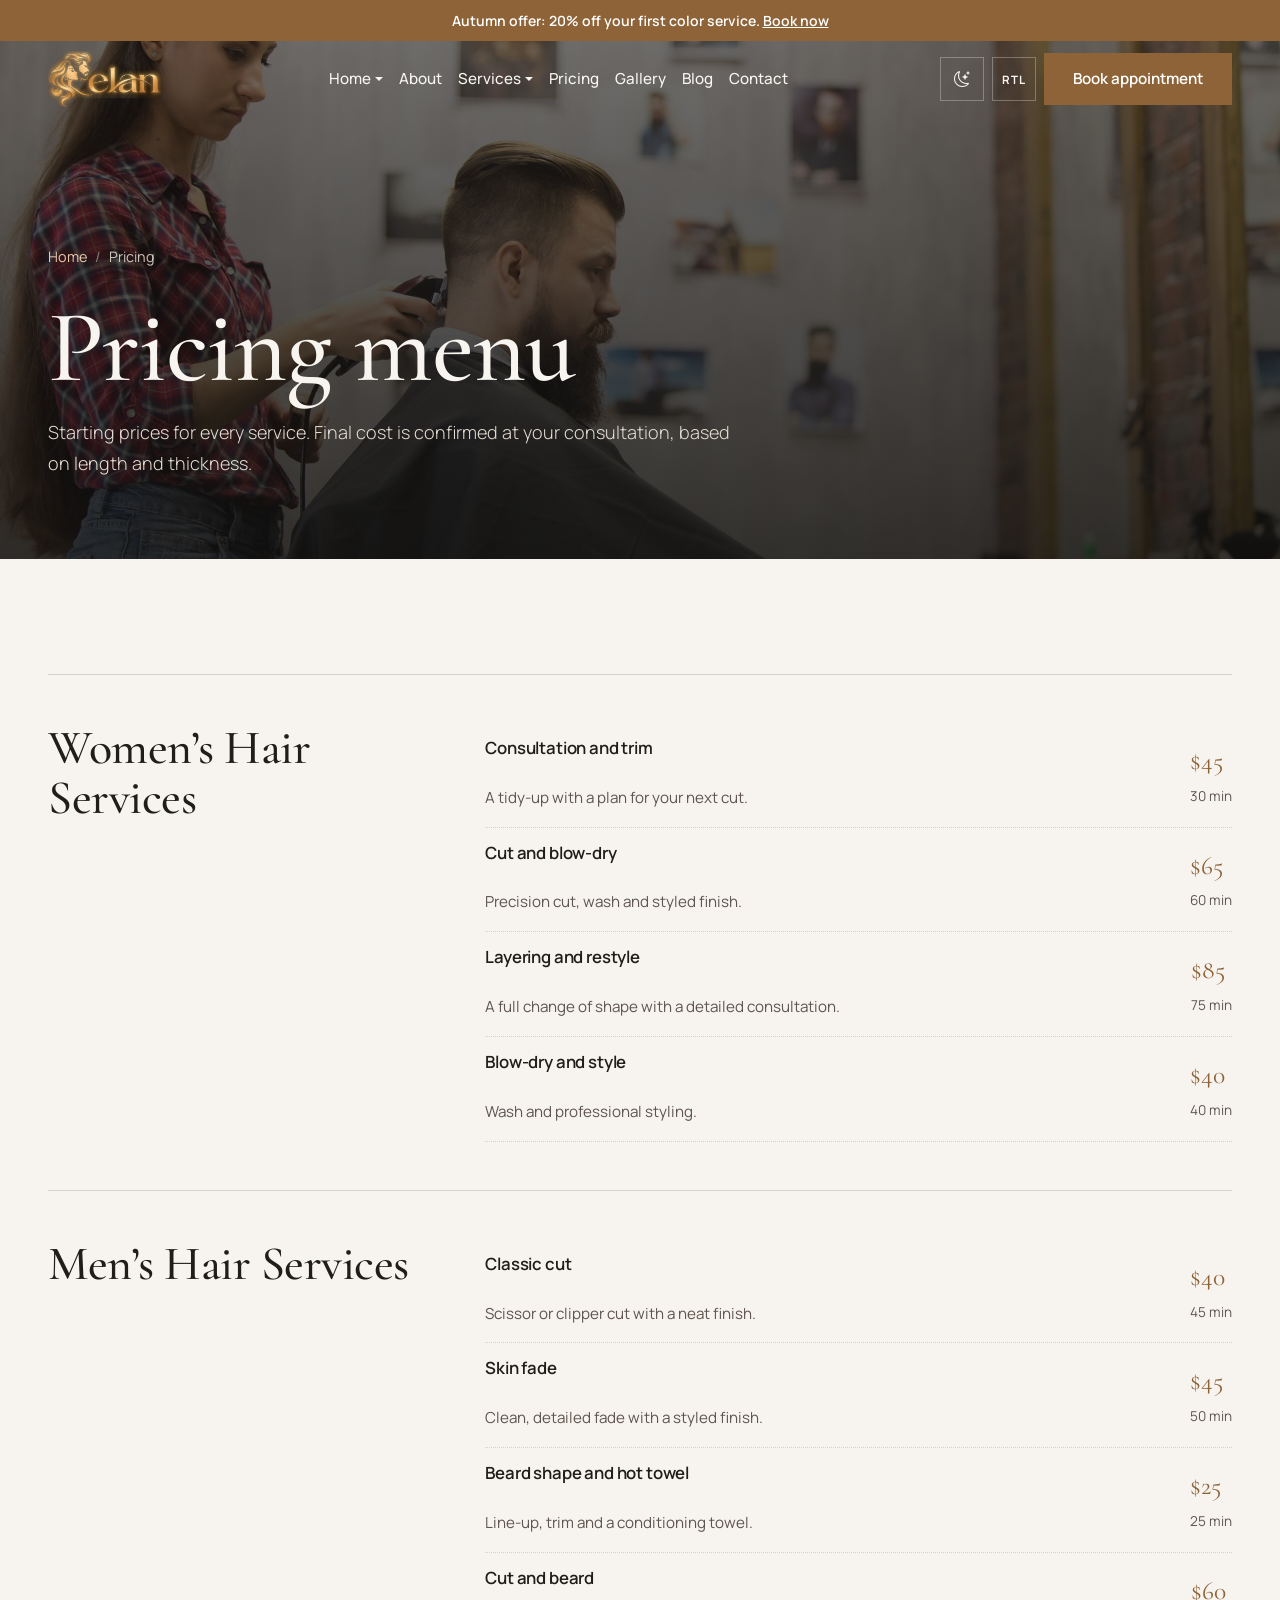
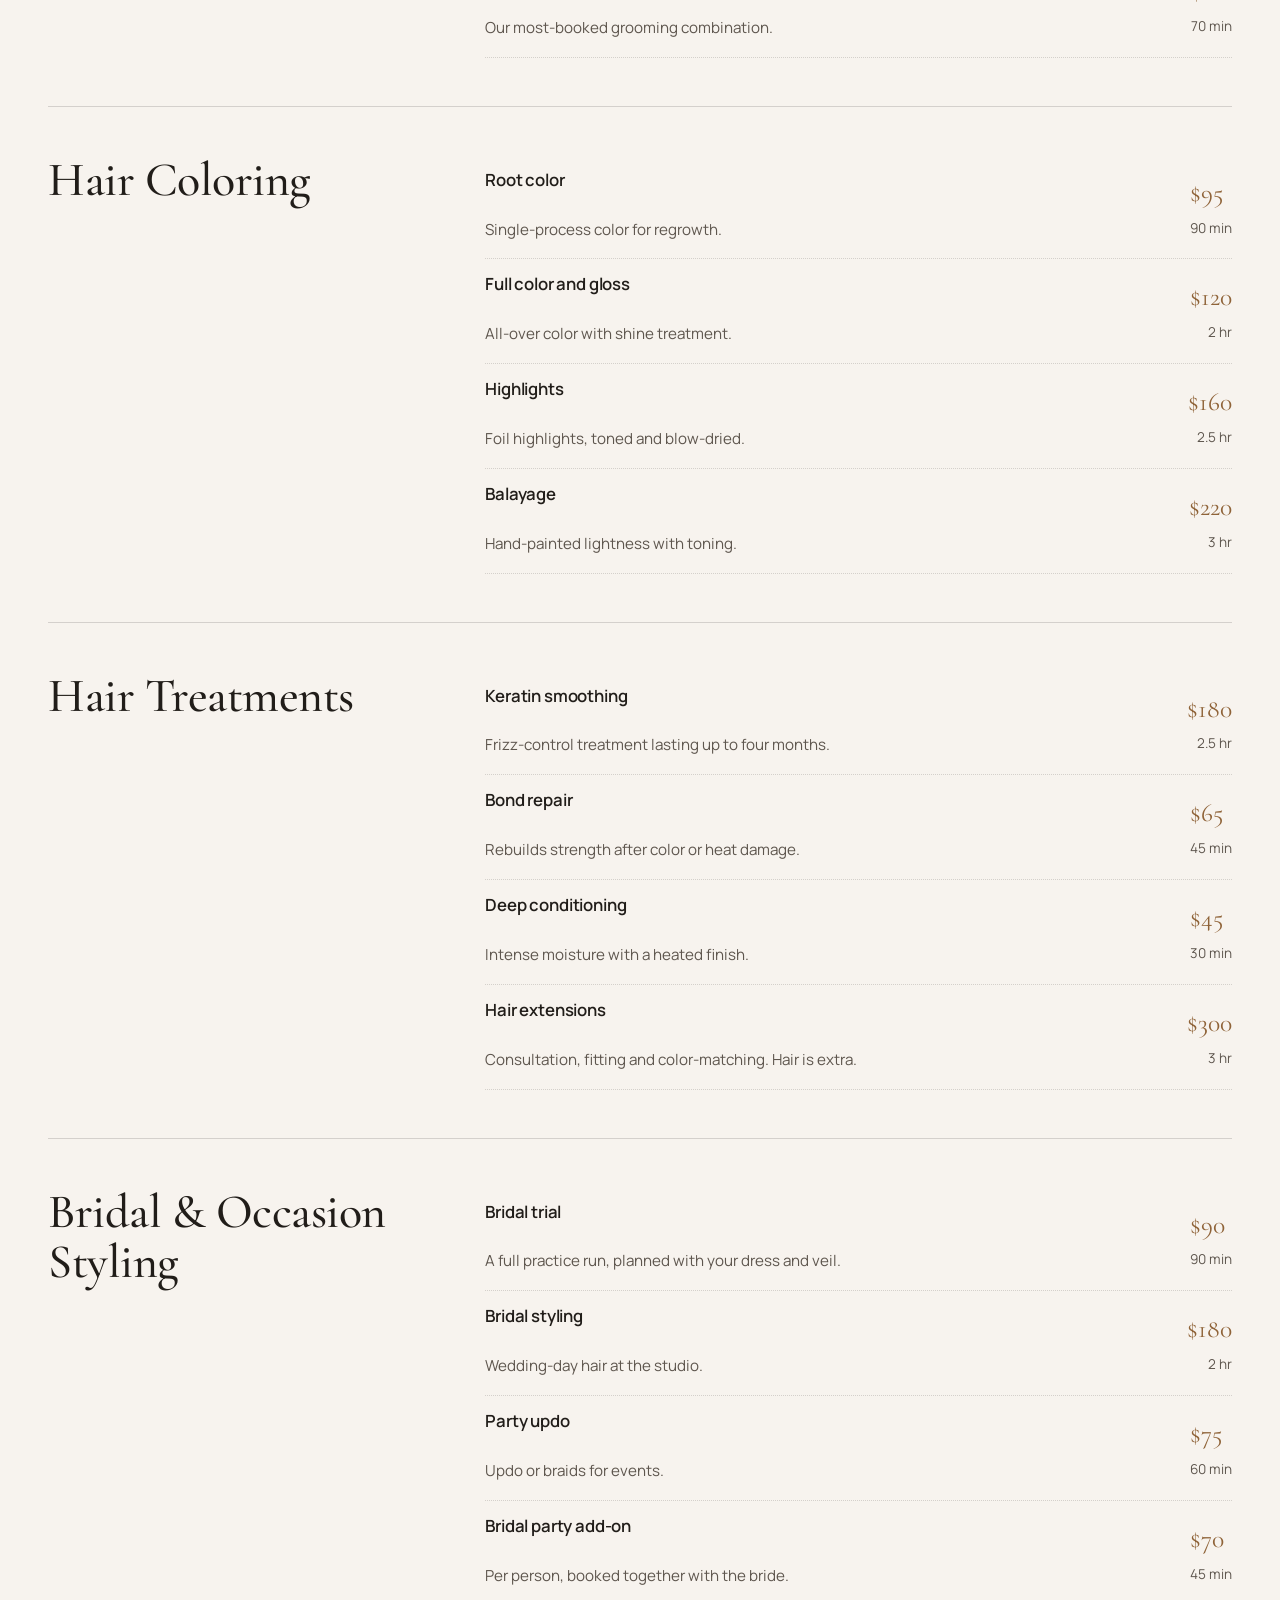
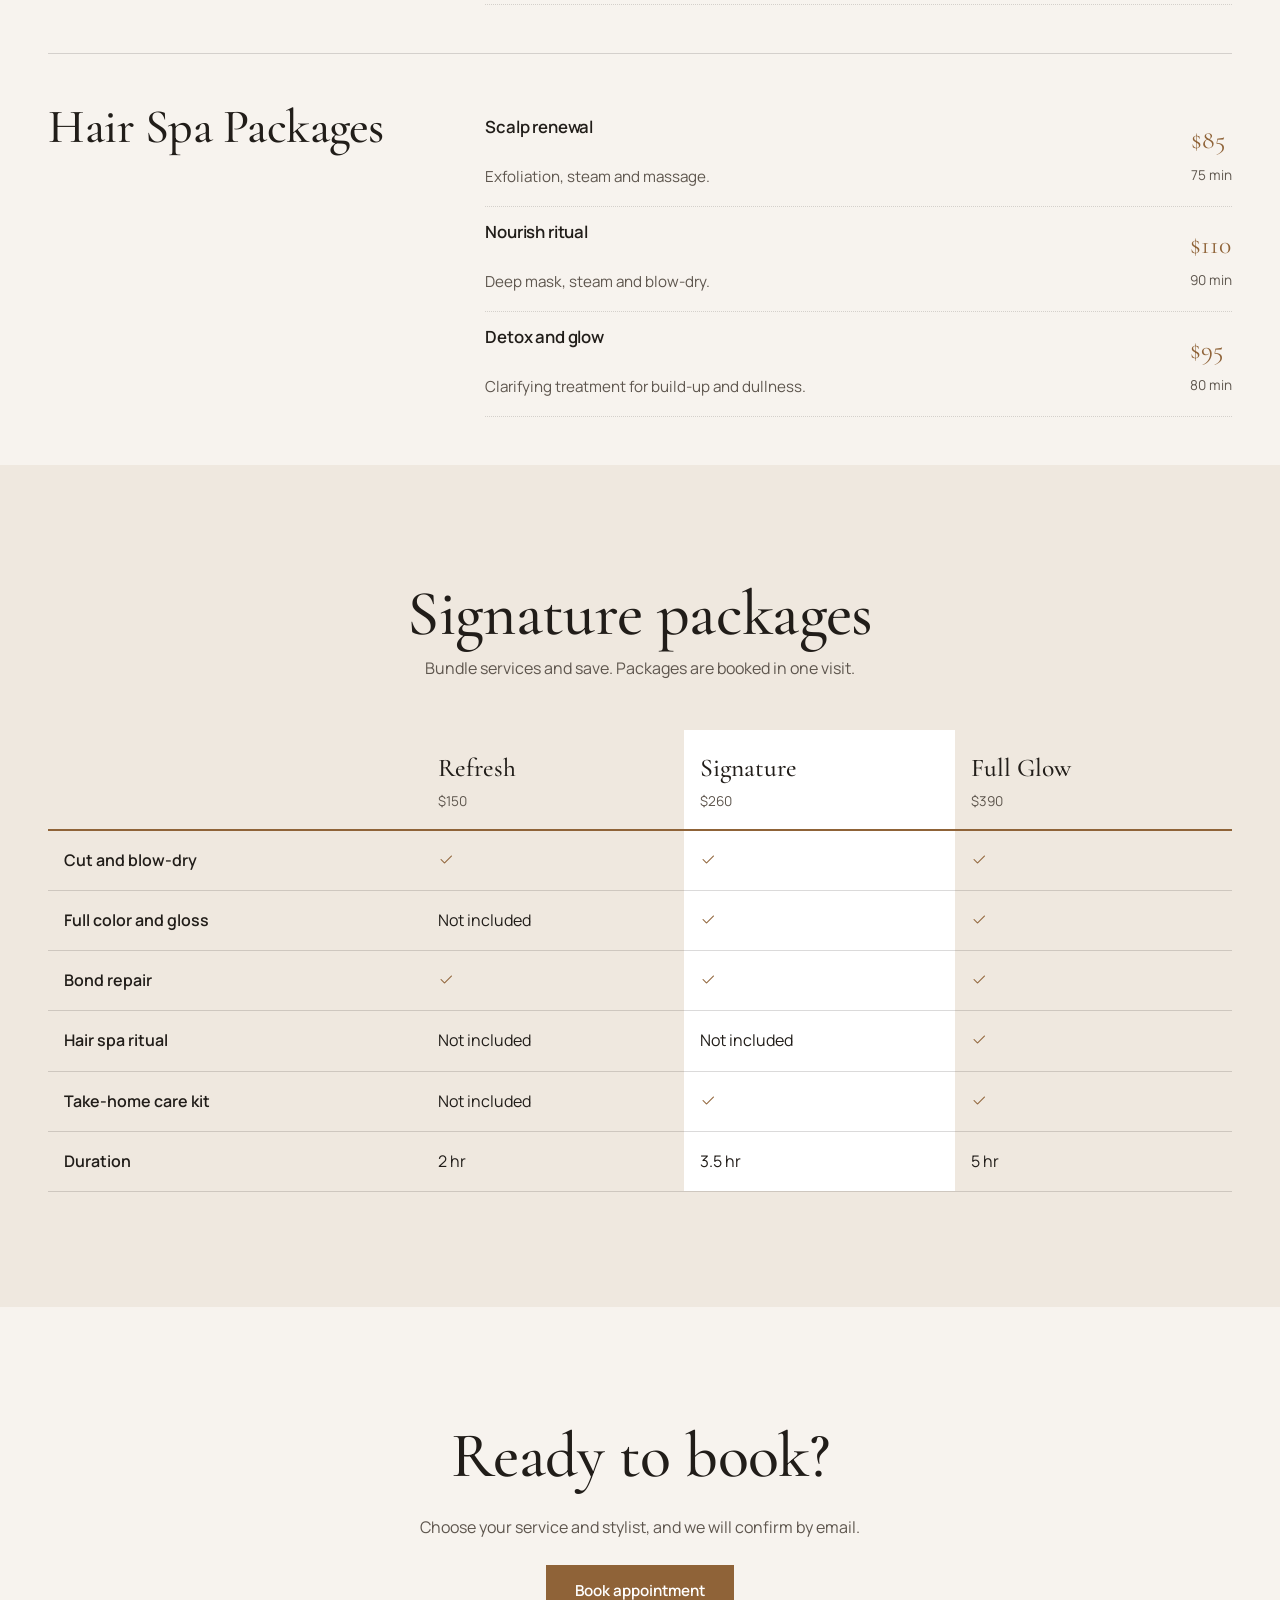
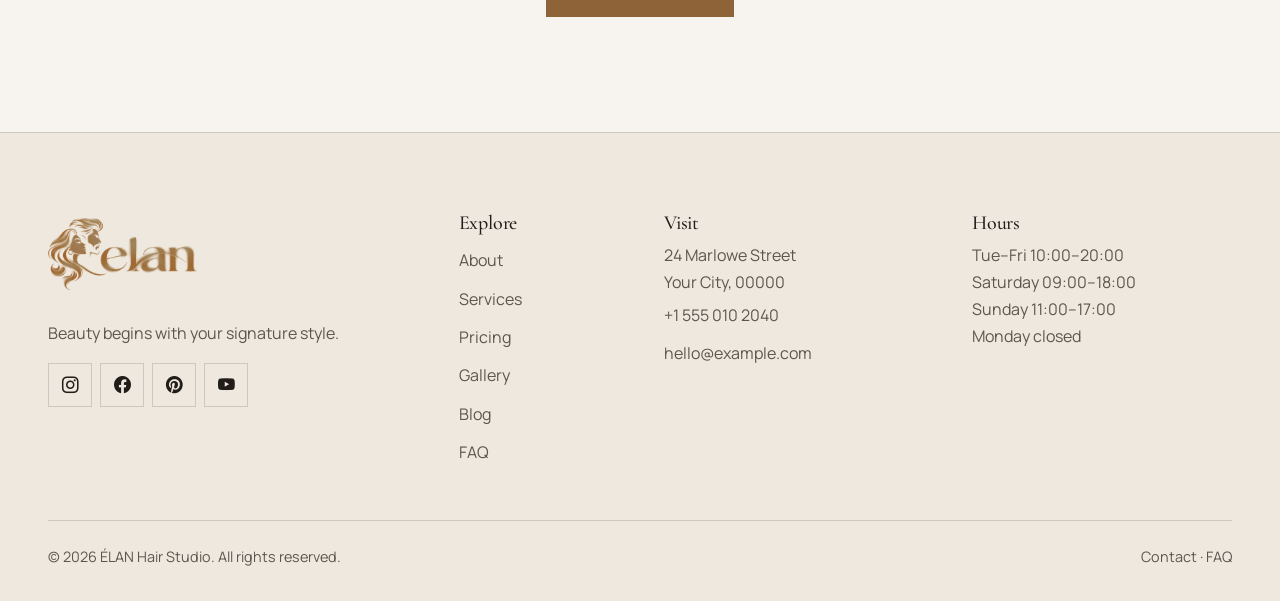
<file: pricing.html>
<!DOCTYPE html>
<html lang="en" dir="ltr" data-theme="dark">
<head>
<meta charset="utf-8">
<meta name="viewport" content="width=device-width, initial-scale=1, viewport-fit=cover">
<title>Salon Price Menu | ÉLAN Hair Studio</title>
<meta name="description" content="Clear starting prices for women’s and men’s haircuts, color, treatments, bridal styling and hair spa packages at ÉLAN Hair Studio.">
<link rel="canonical" href="https://www.example.com/pricing.html">
<meta property="og:type" content="website">
<meta property="og:title" content="Salon Price Menu | ÉLAN Hair Studio">
<meta property="og:description" content="Clear starting prices for women’s and men’s haircuts, color, treatments, bridal styling and hair spa packages at ÉLAN Hair Studio.">
<meta property="og:image" content="https://www.example.com/assets/images/hero/hero-1.webp">
<link rel="icon" href="assets/images/favicon/favicon.ico" sizes="any">
<link rel="icon" type="image/png" sizes="32x32" href="assets/images/favicon/favicon-32x32.png">
<link rel="icon" type="image/png" sizes="192x192" href="assets/images/favicon/favicon-192x192.png">
<link rel="apple-touch-icon" href="assets/images/favicon/apple-touch-icon.png">
<meta name="theme-color" content="#11100F">
<script>/* Apply saved theme/direction before paint to avoid a flash */
try{var t=localStorage.getItem('elan-salon-theme')||(matchMedia('(prefers-color-scheme: light)').matches?'light':'dark');document.documentElement.setAttribute('data-theme',t);document.documentElement.setAttribute('dir',localStorage.getItem('elan-salon-dir')||'ltr')}catch(e){}</script>
<link rel="preconnect" href="https://fonts.googleapis.com"><link rel="preconnect" href="https://fonts.gstatic.com" crossorigin>
<link href="https://fonts.googleapis.com/css2?family=Cormorant+Garamond:wght@400;500;600&family=Manrope:wght@400;500;600;700&display=swap" rel="stylesheet">
<!-- For production, replace the CDN links with the local copies listed in the folder structure -->
<link rel="stylesheet" href="https://cdn.jsdelivr.net/npm/bootstrap@5.3.3/dist/css/bootstrap.min.css">
<link rel="stylesheet" href="https://cdn.jsdelivr.net/npm/bootstrap-icons@1.11.3/font/bootstrap-icons.min.css">
<link rel="stylesheet" href="assets/css/style.css">
<link rel="stylesheet" href="assets/css/dark-mode.css">
<link rel="stylesheet" href="assets/css/rtl.css">
<script type="application/ld+json">
{"@context":"https://schema.org","@type":"HairSalon","name":"ÉLAN Hair Studio","url":"https://www.example.com/","image":"https://www.example.com/assets/images/hero/hero-1.webp","telephone":"+1-555-010-2040","priceRange":"$$","address":{"@type":"PostalAddress","streetAddress":"24 Marlowe Street","addressLocality":"Your City","postalCode":"00000","addressCountry":"US"},"openingHours":["Tu-Fr 10:00-20:00","Sa 09:00-18:00","Su 11:00-17:00"]}
</script>
</head>
<body>
<a class="skip-link" href="#main">Skip to content</a>
<div class="preloader" aria-hidden="true"><span>ÉLAN</span></div>
<div class="announce">Autumn offer: 20% off your first color service. <a href="booking.html">Book now</a></div>

<header class="site-header">
  <nav class="navbar navbar-expand-lg" aria-label="Main">
    <div class="container">
      <a class="navbar-brand brand brand-img" href="index.html" aria-label="ÉLAN Hair Studio home"><img class="brand-logo logo-dark" src="assets/images/logo-dark.webp" alt="ÉLAN Hair Studio" width="404" height="200"><img class="brand-logo logo-light" src="assets/images/logo-light.webp" alt="" width="413" height="200"></a>
      <button class="navbar-toggler" type="button" data-bs-toggle="collapse" data-bs-target="#mainNav" aria-controls="mainNav" aria-expanded="false" aria-label="Toggle navigation"><i class="bi bi-list fs-4"></i></button>
      <div class="collapse navbar-collapse" id="mainNav">
        <ul class="navbar-nav mx-auto">
          <li class="nav-item dropdown"><a class="nav-link dropdown-toggle" href="#" role="button" data-bs-toggle="dropdown" aria-expanded="false">Home</a>
            <ul class="dropdown-menu"><li><a class="dropdown-item" href="index.html">Home 1</a></li><li><a class="dropdown-item" href="home-2.html">Home 2</a></li></ul></li>
          <li class="nav-item"><a class="nav-link" href="about.html">About</a></li>
          <li class="nav-item dropdown"><a class="nav-link dropdown-toggle" href="services.html" role="button" data-bs-toggle="dropdown" aria-expanded="false">Services</a>
            <ul class="dropdown-menu"><li><a class="dropdown-item" href="services.html">All services</a></li><li><a class="dropdown-item" href="service-details.html">Service details</a></li></ul></li>
          <li class="nav-item"><a class="nav-link active" aria-current="page" href="pricing.html">Pricing</a></li>
          <li class="nav-item"><a class="nav-link" href="gallery.html">Gallery</a></li>
          <li class="nav-item"><a class="nav-link" href="blog.html">Blog</a></li>
          <li class="nav-item"><a class="nav-link" href="contact.html">Contact</a></li>
        </ul>
        <div class="d-flex align-items-center gap-2 mt-3 mt-lg-0">
          <button class="icon-btn" type="button" data-theme-toggle aria-pressed="false" aria-label="Switch theme"><i class="bi bi-sun"></i></button>
          <button class="icon-btn" type="button" data-rtl-toggle aria-pressed="false" aria-label="Toggle right-to-left layout"><span class="rtl-label" aria-hidden="true">RTL</span></button>
          <a class="btn-elan" href="booking.html">Book appointment</a>
        </div>
      </div>
    </div>
  </nav>
</header>
<main id="main">
<section class="page-banner"><div class="bg">
  <img src="assets/images/exp3.jpg" alt="" width="1920" height="700" fetchpriority="high"></div>
  <div class="container"><nav aria-label="Breadcrumb"><ol class="crumbs"><li>
    <a href="index.html">Home</a></li><li aria-current="page">Pricing</li></ol></nav>
    <h1>Pricing menu</h1><p class="lead mb-0">Starting prices for every service. Final cost is confirmed at your consultation, based on length and thickness.</p></div></section>
    <section class="section pb-0"><div class="container"><section class="menu-cat reveal" aria-labelledby="c-wom-21"><h2 id="c-wom-21">Women’s Hair Services</h2><div>
      <div class="menu-item"><h3>Consultation and trim</h3><span class="amt">$45</span>
        <p>A tidy-up with a plan for your next cut.</p><span class="dur">30 min</span></div>
        <div class="menu-item"><h3>Cut and blow-dry</h3><span class="amt">$65</span>
          <p>Precision cut, wash and styled finish.</p><span class="dur">60 min</span></div>
          <div class="menu-item"><h3>Layering and restyle</h3><span class="amt">$85</span><p>A full change of shape with a detailed consultation.</p>
            <span class="dur">75 min</span></div><div class="menu-item"><h3>Blow-dry and style</h3>
              <span class="amt">$40</span><p>Wash and professional styling.</p><span class="dur">40 min</span>
            </div></div></section><section class="menu-cat reveal" aria-labelledby="c-men-19">
              <h2 id="c-men-19">Men’s Hair Services</h2><div><div class="menu-item"><h3>Classic cut</h3>
                <span class="amt">$40</span><p>Scissor or clipper cut with a neat finish.</p><span class="dur">45 min</span></div><div class="menu-item"><h3>Skin fade</h3>
                  <span class="amt">$45</span><p>Clean, detailed fade with a styled finish.</p>
                  <span class="dur">50 min</span></div><div class="menu-item"><h3>Beard shape and hot towel</h3>
                    <span class="amt">$25</span><p>Line-up, trim and a conditioning towel.</p><span class="dur">25 min</span></div><div class="menu-item"><h3>Cut and beard</h3>
                      <span class="amt">$60</span><p>Our most-booked grooming combination.</p><span class="dur">70 min</span></div></div></section><section class="menu-cat reveal" aria-labelledby="c-hai-13"><h2 id="c-hai-13">Hair Coloring</h2><div>
                        <div class="menu-item"><h3>Root color</h3><span class="amt">$95</span><p>Single-process color for regrowth.</p><span class="dur">90 min</span></div><div class="menu-item"><h3>Full color and gloss</h3><span class="amt">$120</span><p>All-over color with shine treatment.</p><span class="dur">2 hr</span></div>
                        <div class="menu-item"><h3>Highlights</h3><span class="amt">$160</span><p>Foil highlights, toned and blow-dried.</p><span class="dur">2.5 hr</span></div><div class="menu-item"><h3>Balayage</h3><span class="amt">$220</span><p>Hand-painted lightness with toning.</p><span class="dur">3 hr</span></div></div></section>
                        <section class="menu-cat reveal" aria-labelledby="c-hai-15"><h2 id="c-hai-15">Hair Treatments</h2><div><div class="menu-item"><h3>Keratin smoothing</h3><span class="amt">$180</span><p>Frizz-control treatment lasting up to four months.</p><span class="dur">2.5 hr</span></div><div class="menu-item"><h3>Bond repair</h3><span class="amt">$65</span><p>Rebuilds strength after color or heat damage.</p><span class="dur">45 min</span></div><div class="menu-item"><h3>Deep conditioning</h3><span class="amt">$45</span><p>Intense moisture with a heated finish.</p><span class="dur">30 min</span></div><div class="menu-item"><h3>Hair extensions</h3><span class="amt">$300</span><p>Consultation, fitting and color-matching. Hair is extra.</p><span class="dur">3 hr</span></div></div></section><section class="menu-cat reveal" aria-labelledby="c-bri-29"><h2 id="c-bri-29">Bridal &amp; Occasion Styling</h2><div><div class="menu-item"><h3>Bridal trial</h3><span class="amt">$90</span><p>A full practice run, planned with your dress and veil.</p><span class="dur">90 min</span></div><div class="menu-item"><h3>Bridal styling</h3><span class="amt">$180</span><p>Wedding-day hair at the studio.</p><span class="dur">2 hr</span></div><div class="menu-item"><h3>Party updo</h3><span class="amt">$75</span><p>Updo or braids for events.</p><span class="dur">60 min</span></div><div class="menu-item"><h3>Bridal party add-on</h3><span class="amt">$70</span><p>Per person, booked together with the bride.</p><span class="dur">45 min</span></div></div></section><section class="menu-cat reveal" aria-labelledby="c-hai-17"><h2 id="c-hai-17">Hair Spa Packages</h2><div><div class="menu-item"><h3>Scalp renewal</h3><span class="amt">$85</span><p>Exfoliation, steam and massage.</p><span class="dur">75 min</span></div><div class="menu-item"><h3>Nourish ritual</h3><span class="amt">$110</span><p>Deep mask, steam and blow-dry.</p><span class="dur">90 min</span></div><div class="menu-item"><h3>Detox and glow</h3><span class="amt">$95</span><p>Clarifying treatment for build-up and dullness.</p><span class="dur">80 min</span></div></div></section></div></section><section class="section section-alt" aria-labelledby="pk-t"><div class="container"><h2 id="pk-t" class="mb-2 text-center">Signature packages</h2><p class="mb-5 mx-auto text-center">Bundle services and save. Packages are booked in one visit.</p>
<div class="table-wrap" tabindex="0" role="region" aria-label="Package comparison, scrollable">
  <table class="compare">
<thead><tr><th scope="col"><span class="visually-hidden">Included</span>
</th><th scope="col">Refresh<small>$150</small></th>
<th scope="col" class="pick">Signature<small>$260</small></th><th scope="col">Full Glow<small>$390</small></th></tr></thead>
<tbody>
<tr><th scope="row">Cut and blow-dry</th><td class="yes"><i class="bi bi-check2" aria-label="Included"></i></td><td class="pick yes"><i class="bi bi-check2" aria-label="Included"></i></td><td class="yes"><i class="bi bi-check2" aria-label="Included"></i></td></tr>
<tr><th scope="row">Full color and gloss</th><td>Not included</td><td class="pick yes"><i class="bi bi-check2" aria-label="Included"></i></td><td class="yes"><i class="bi bi-check2" aria-label="Included"></i></td></tr>
<tr><th scope="row">Bond repair</th><td class="yes"><i class="bi bi-check2" aria-label="Included"></i></td><td class="pick yes"><i class="bi bi-check2" aria-label="Included"></i></td><td class="yes"><i class="bi bi-check2" aria-label="Included"></i></td></tr>
<tr><th scope="row">Hair spa ritual</th><td>Not included</td><td class="pick">Not included</td><td class="yes"><i class="bi bi-check2" aria-label="Included"></i></td></tr>
<tr><th scope="row">Take-home care kit</th><td>Not included</td><td class="pick yes"><i class="bi bi-check2" aria-label="Included"></i></td><td class="yes"><i class="bi bi-check2" aria-label="Included"></i></td></tr>
<tr><th scope="row">Duration</th><td>2 hr</td><td class="pick">3.5 hr</td><td>5 hr</td></tr></tbody></table></div></div></section><section class="section text-center" aria-labelledby="cta-title"><div class="container"><h2 id="cta-title" class="mx-auto" style="max-width:20ch">Ready to book?</h2><p class="mx-auto my-4">Choose your service and stylist, and we will confirm by email.</p><a class="btn-elan" href="booking.html">Book appointment</a></div></section>
</main>
<footer class="footer">
  <div class="container">
    <div class="row g-5">
      <div class="col-12 col-lg-4 footer-brand"><a class="brand brand-img brand-footer" href="index.html" aria-label="ÉLAN Hair Studio home"><img class="brand-logo logo-dark" src="assets/images/logo-dark.webp" alt="ÉLAN Hair Studio" width="404" height="200"><img class="brand-logo logo-light" src="assets/images/logo-light.webp" alt="" width="413" height="200"></a><p class="mt-3">Beauty begins with your signature style.</p>
        <div class="d-flex gap-2"><a class="icon-btn" href="#" aria-label="Instagram"><i class="bi bi-instagram"></i></a><a class="icon-btn" href="#" aria-label="Facebook"><i class="bi bi-facebook"></i></a><a class="icon-btn" href="#" aria-label="Pinterest"><i class="bi bi-pinterest"></i></a><a class="icon-btn" href="#" aria-label="YouTube"><i class="bi bi-youtube"></i></a></div></div>
      <div class="col-6 col-md-4 col-lg-2"><h3 class="fs-5">Explore</h3><ul><li><a href="about.html">About</a></li><li><a href="services.html">Services</a></li><li><a href="pricing.html">Pricing</a></li><li><a href="gallery.html">Gallery</a></li><li><a href="blog.html">Blog</a></li><li><a href="faq.html">FAQ</a></li></ul></div>
      <div class="col-6 col-md-4 col-lg-3"><h3 class="fs-5">Visit</h3><address class="text-body-secondary mb-0" style="color:var(--muted)!important">24 Marlowe Street<br>Your City, 00000<br><a href="tel:+15550102040">+1 555 010 2040</a><br><a href="mailto:hello@example.com">hello@example.com</a></address></div>
      <div class="col-12 col-md-4 col-lg-3"><h3 class="fs-5">Hours</h3><ul style="color:var(--muted)"><li>Tue–Fri 10:00–20:00</li><li>Saturday 09:00–18:00</li><li>Sunday 11:00–17:00</li><li>Monday closed</li></ul></div>
    </div>
    <div class="copyright d-flex flex-wrap justify-content-between gap-2"><span>© <span data-year>2026</span> ÉLAN Hair Studio. All rights reserved.</span><span><a href="contact.html">Contact</a> · <a href="faq.html">FAQ</a></span></div>
  </div>
</footer>

<button class="icon-btn to-top" type="button" aria-label="Back to top"><i class="bi bi-arrow-up"></i></button>
<script src="https://cdn.jsdelivr.net/npm/bootstrap@5.3.3/dist/js/bootstrap.bundle.min.js"></script>
<script src="assets/js/main.js"></script>
</body>
</html>
</file>
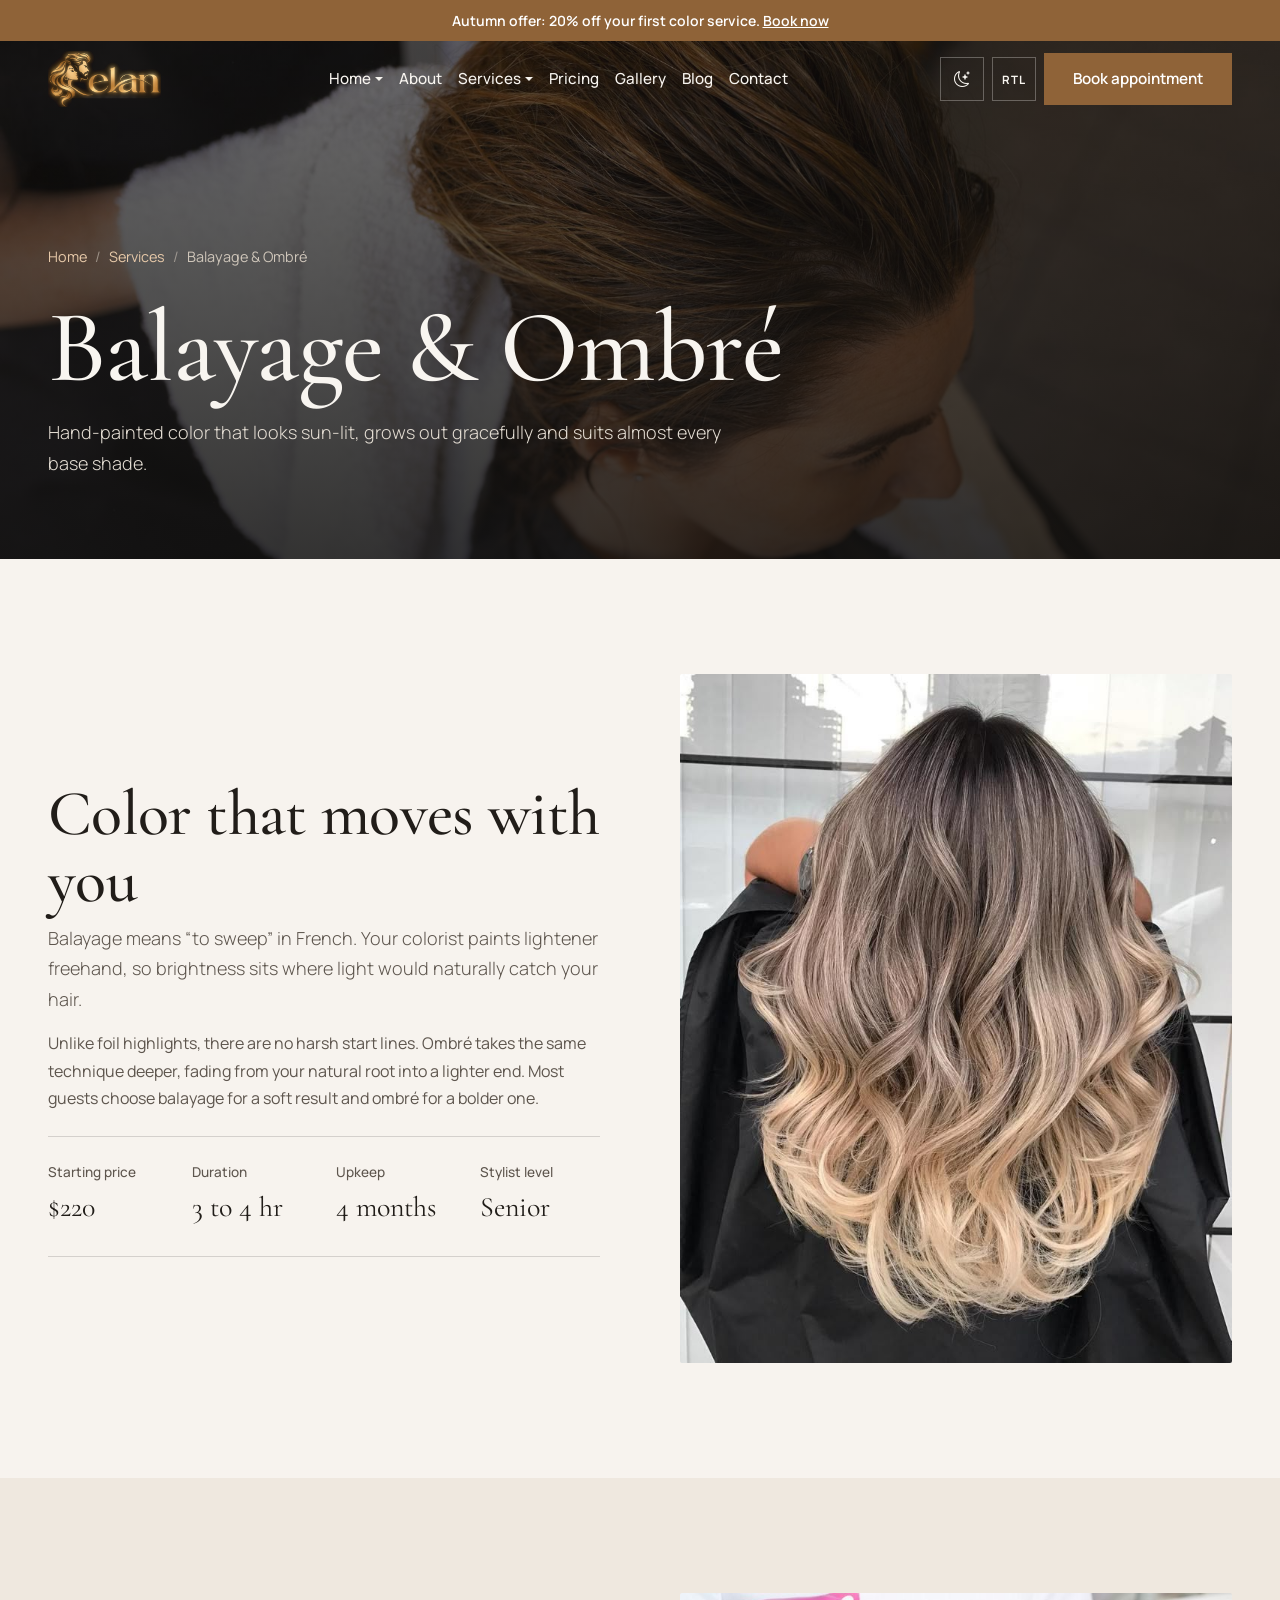
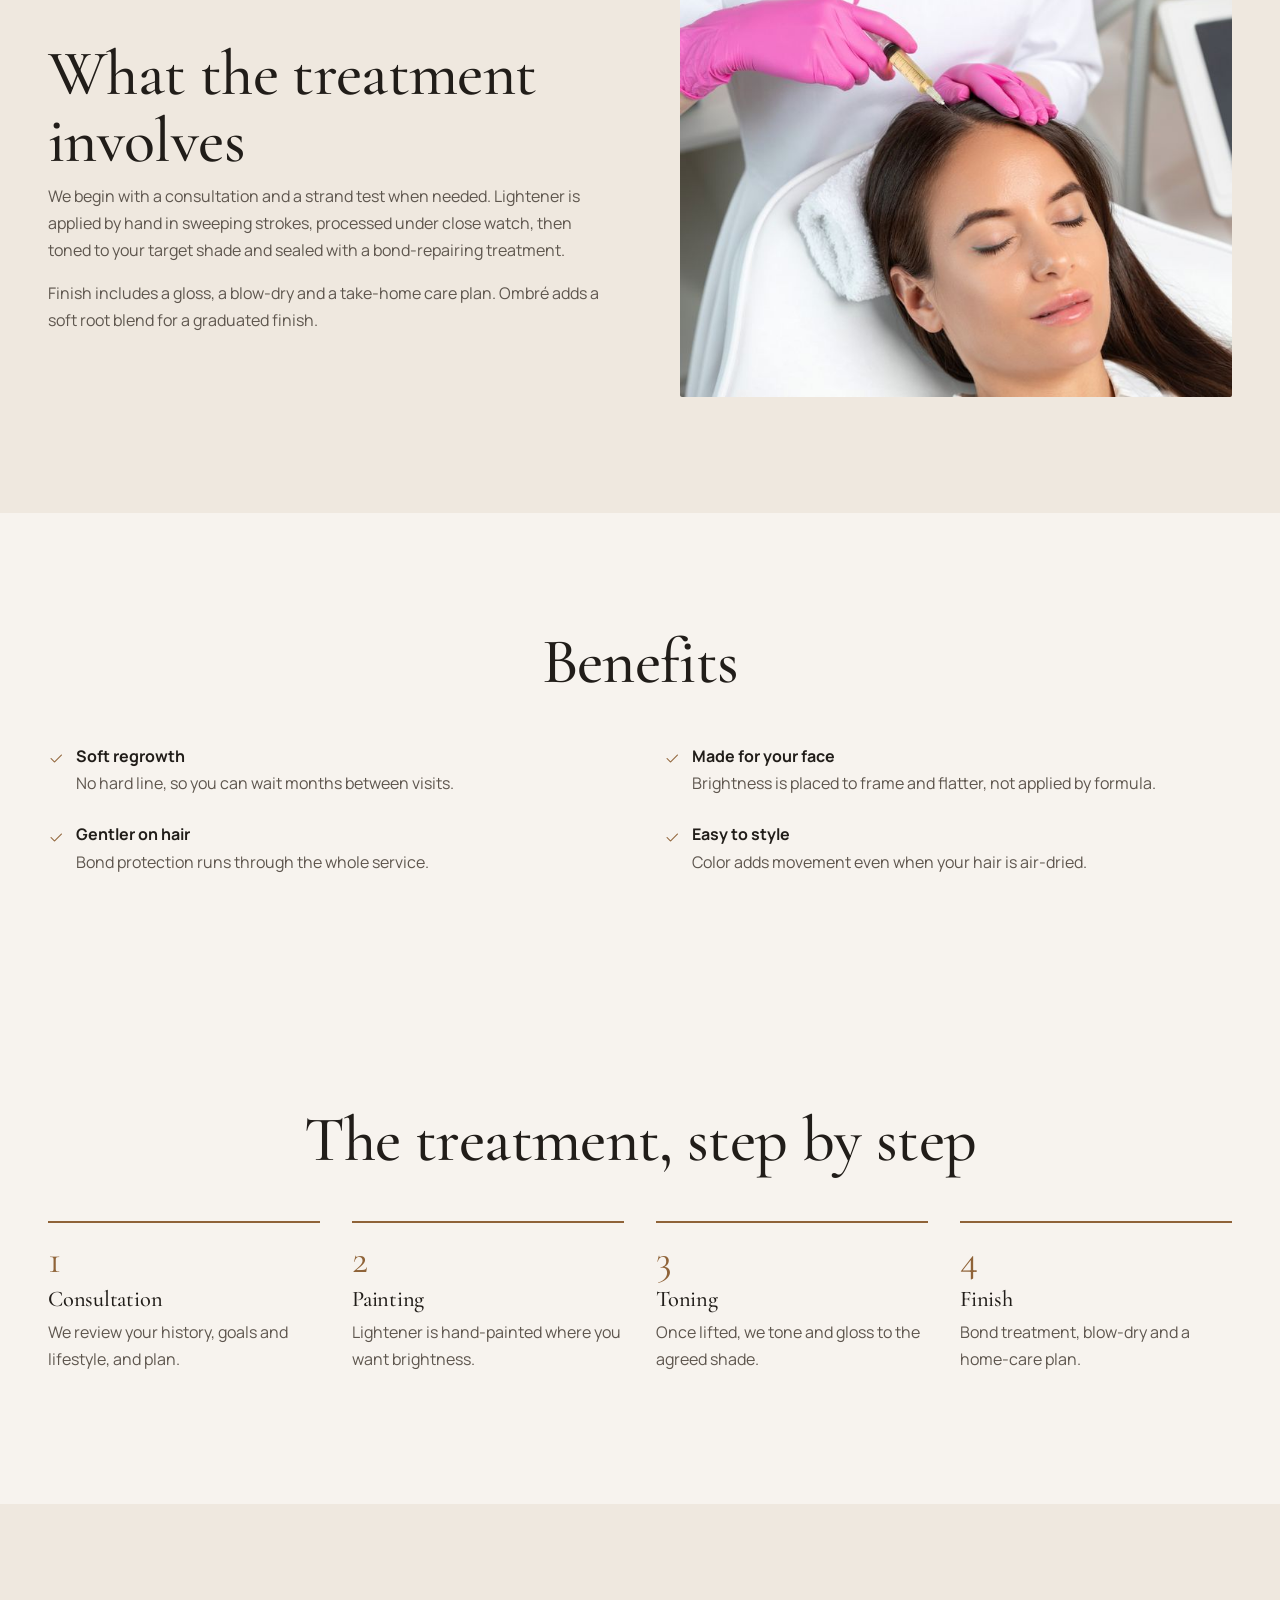
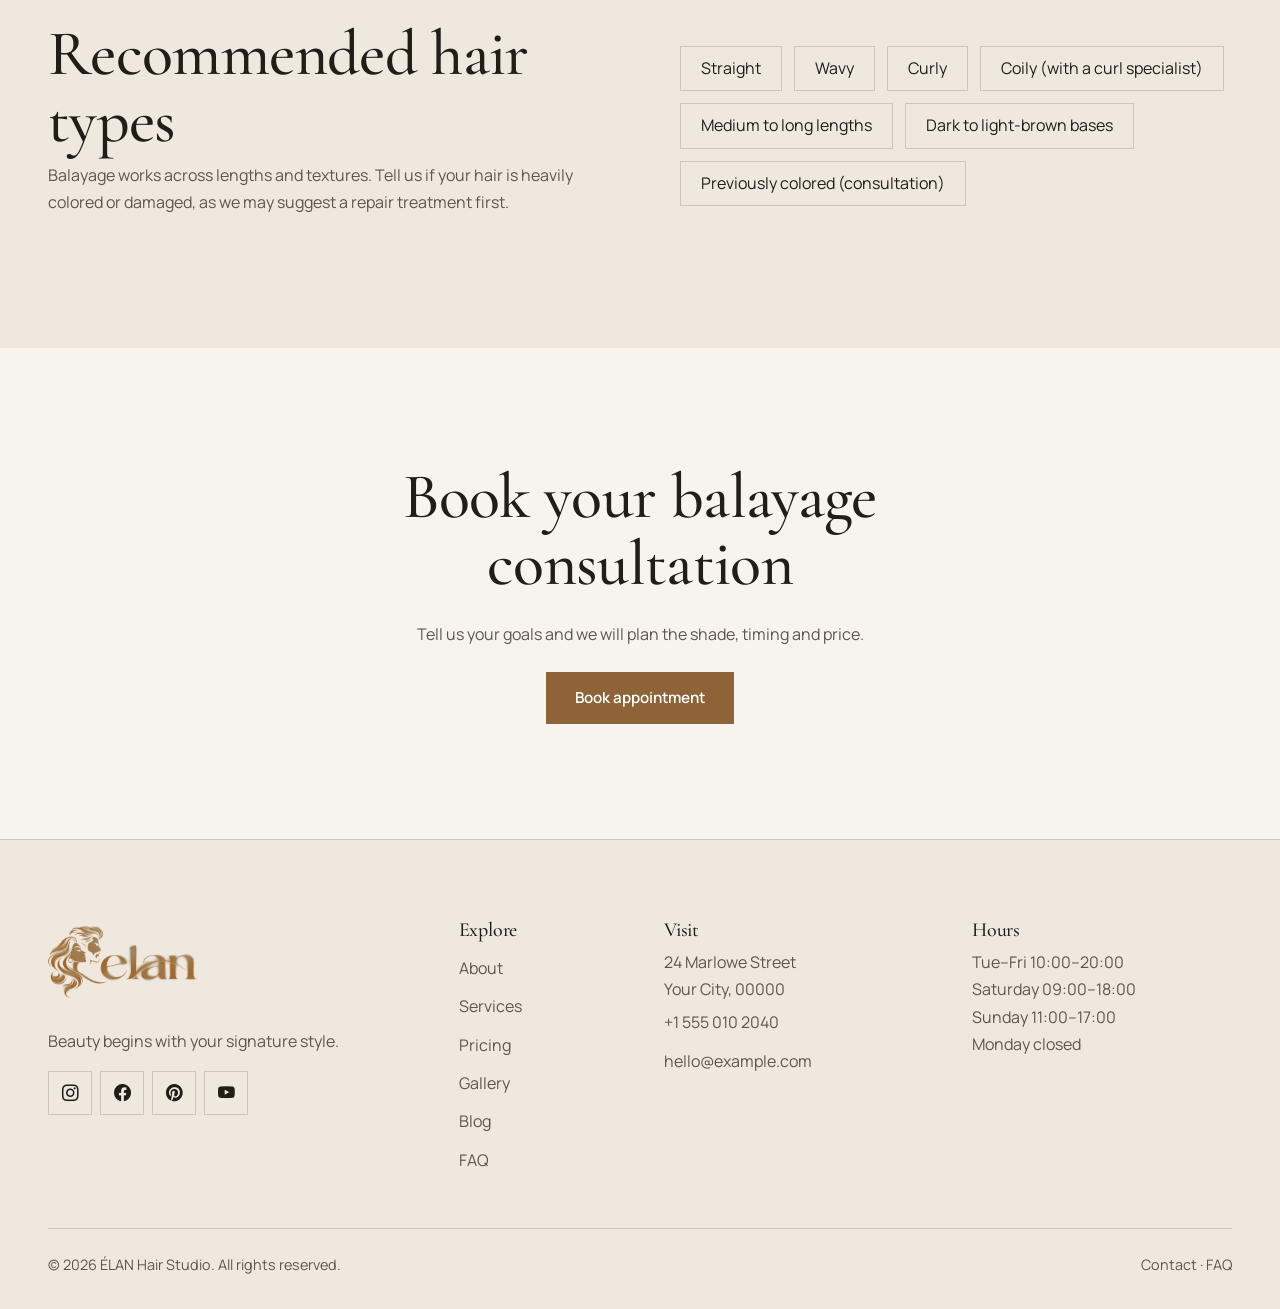
<file: service-details.html>
<!DOCTYPE html>
<html lang="en" dir="ltr" data-theme="dark">
<head>
<meta charset="utf-8">
<meta name="viewport" content="width=device-width, initial-scale=1, viewport-fit=cover">
<title>Balayage &amp; Ombré Hair Service | ÉLAN Hair Studio</title>
<meta name="description" content="Hand-painted balayage and ombré at ÉLAN Hair Studio. See the process, packages, before-and-after results, FAQs and starting prices.">
<link rel="canonical" href="https://www.example.com/service-details.html">
<meta property="og:type" content="website">
<meta property="og:title" content="Balayage &amp; Ombré Hair Service | ÉLAN Hair Studio">
<meta property="og:description" content="Hand-painted balayage and ombré at ÉLAN Hair Studio. See the process, packages, before-and-after results, FAQs and starting prices.">
<meta property="og:image" content="https://www.example.com/assets/images/hero/hero-1.webp">
<link rel="icon" href="assets/images/favicon/favicon.ico" sizes="any">
<link rel="icon" type="image/png" sizes="32x32" href="assets/images/favicon/favicon-32x32.png">
<link rel="icon" type="image/png" sizes="192x192" href="assets/images/favicon/favicon-192x192.png">
<link rel="apple-touch-icon" href="assets/images/favicon/apple-touch-icon.png">
<meta name="theme-color" content="#11100F">
<script>/* Apply saved theme/direction before paint to avoid a flash */
try{var t=localStorage.getItem('elan-salon-theme')||(matchMedia('(prefers-color-scheme: light)').matches?'light':'dark');document.documentElement.setAttribute('data-theme',t);document.documentElement.setAttribute('dir',localStorage.getItem('elan-salon-dir')||'ltr')}catch(e){}</script>
<link rel="preconnect" href="https://fonts.googleapis.com"><link rel="preconnect" href="https://fonts.gstatic.com" crossorigin>
<link href="https://fonts.googleapis.com/css2?family=Cormorant+Garamond:wght@400;500;600&family=Manrope:wght@400;500;600;700&display=swap" rel="stylesheet">
<!-- For production, replace the CDN links with the local copies listed in the folder structure -->
<link rel="stylesheet" href="https://cdn.jsdelivr.net/npm/bootstrap@5.3.3/dist/css/bootstrap.min.css">
<link rel="stylesheet" href="https://cdn.jsdelivr.net/npm/bootstrap-icons@1.11.3/font/bootstrap-icons.min.css">
<link rel="stylesheet" href="assets/css/style.css">
<link rel="stylesheet" href="assets/css/dark-mode.css">
<link rel="stylesheet" href="assets/css/rtl.css">
<script type="application/ld+json">
{"@context":"https://schema.org","@type":"HairSalon","name":"ÉLAN Hair Studio","url":"https://www.example.com/","image":"https://www.example.com/assets/images/hero/hero-1.webp","telephone":"+1-555-010-2040","priceRange":"$$","address":{"@type":"PostalAddress","streetAddress":"24 Marlowe Street","addressLocality":"Your City","postalCode":"00000","addressCountry":"US"},"openingHours":["Tu-Fr 10:00-20:00","Sa 09:00-18:00","Su 11:00-17:00"]}
</script>
</head>
<body>
<a class="skip-link" href="#main">Skip to content</a>
<div class="preloader" aria-hidden="true"><span>ÉLAN</span></div>
<div class="announce">Autumn offer: 20% off your first color service. <a href="booking.html">Book now</a></div>

<header class="site-header">
  <nav class="navbar navbar-expand-lg" aria-label="Main">
    <div class="container">
      <a class="navbar-brand brand brand-img" href="index.html" aria-label="ÉLAN Hair Studio home"><img class="brand-logo logo-dark" src="assets/images/logo-dark.webp" alt="ÉLAN Hair Studio" width="404" height="200"><img class="brand-logo logo-light" src="assets/images/logo-light.webp" alt="" width="413" height="200"></a>
      <button class="navbar-toggler" type="button" data-bs-toggle="collapse" data-bs-target="#mainNav" aria-controls="mainNav" aria-expanded="false" aria-label="Toggle navigation"><i class="bi bi-list fs-4"></i></button>
      <div class="collapse navbar-collapse" id="mainNav">
        <ul class="navbar-nav mx-auto">
          <li class="nav-item dropdown"><a class="nav-link dropdown-toggle" href="#" role="button" data-bs-toggle="dropdown" aria-expanded="false">Home</a>
            <ul class="dropdown-menu"><li><a class="dropdown-item" href="index.html">Home 1</a></li><li><a class="dropdown-item" href="home-2.html">Home 2</a></li></ul></li>
          <li class="nav-item"><a class="nav-link" href="about.html">About</a></li>
          <li class="nav-item dropdown"><a class="nav-link dropdown-toggle active" href="services.html" aria-current="page" role="button" data-bs-toggle="dropdown" aria-expanded="false">Services</a>
            <ul class="dropdown-menu"><li><a class="dropdown-item" href="services.html">All services</a></li><li><a class="dropdown-item" href="service-details.html">Service details</a></li></ul></li>
          <li class="nav-item"><a class="nav-link" href="pricing.html">Pricing</a></li>
          <li class="nav-item"><a class="nav-link" href="gallery.html">Gallery</a></li>
          <li class="nav-item"><a class="nav-link" href="blog.html">Blog</a></li>
          <li class="nav-item"><a class="nav-link" href="contact.html">Contact</a></li>
        </ul>
        <div class="d-flex align-items-center gap-2 mt-3 mt-lg-0">
          <button class="icon-btn" type="button" data-theme-toggle aria-pressed="false" aria-label="Switch theme"><i class="bi bi-sun"></i></button>
          <button class="icon-btn" type="button" data-rtl-toggle aria-pressed="false" aria-label="Toggle right-to-left layout"><span class="rtl-label" aria-hidden="true">RTL</span></button>
          <a class="btn-elan" href="booking.html">Book appointment</a>
        </div>
      </div>
    </div>
  </nav>
</header>
<main id="main">
<section class="page-banner"><div class="bg"><img src="assets/images/Balayage & Ombré.jpg" alt="" width="1920" height="700" fetchpriority="high"></div><div class="container"><nav aria-label="Breadcrumb"><ol class="crumbs"><li><a href="index.html">Home</a></li><li><a href="services.html">Services</a></li><li aria-current="page">Balayage &amp; Ombré</li></ol></nav><h1>Balayage &amp; Ombré</h1><p class="lead mb-0">Hand-painted color that looks sun-lit, grows out gracefully and suits almost every base shade.</p></div></section>
<section class="section" aria-labelledby="intro-t"><div class="container split">
 <div class="reveal"><h2 id="intro-t">Color that moves with you</h2><p class="lead">Balayage means “to sweep” in French. Your colorist paints lightener freehand, so brightness sits where light would naturally catch your hair.</p>
 <p>Unlike foil highlights, there are no harsh start lines. Ombré takes the same technique deeper, fading from your natural root into a lighter end. Most guests choose balayage for a soft result and ombré for a bolder one.</p>
 <dl class="facts mt-4 mb-0"><div><dt>Starting price</dt><dd>$220</dd></div><div><dt>Duration</dt><dd>3 to 4 hr</dd></div><div><dt>Upkeep</dt><dd>4 months</dd></div><div><dt>Stylist level</dt><dd>Senior</dd></div></dl></div>
 <div class="reveal"><div class="media "><img src="assets/images/Balayage & Ombré1.jpg" alt="Colorist hand-painting balayage highlights" width="720" height="900" loading="lazy"></div></div></div></section>

<section class="section section-alt" aria-labelledby="exp-t"><div class="container split reverse">
 <div class="reveal"><div class="media "><img src="assets/images/Hair Repair & Rejuvenation.jpg" alt="Close-up of lightener being swept through hair" width="720" height="540" loading="lazy"></div></div>
 <div class="reveal"><h2 id="exp-t">What the treatment involves</h2><p>We begin with a consultation and a strand test when needed. Lightener is applied by hand in sweeping strokes, processed under close watch, then toned to your target shade and sealed with a bond-repairing treatment.</p><p>Finish includes a gloss, a blow-dry and a take-home care plan. Ombré adds a soft root blend for a graduated finish.</p></div></div></section>

<section class="section" aria-labelledby="ben-t"><div class="container"><h2 id="ben-t" class="mb-5 text-center">Benefits</h2>
<ul class="benefits">
 <li><i class="bi bi-check2" aria-hidden="true"></i><span><strong>Soft regrowth</strong>No hard line, so you can wait months between visits.</span></li>
 <li><i class="bi bi-check2" aria-hidden="true"></i><span><strong>Made for your face</strong>Brightness is placed to frame and flatter, not applied by formula.</span></li>
 <li><i class="bi bi-check2" aria-hidden="true"></i><span><strong>Gentler on hair</strong>Bond protection runs through the whole service.</span></li>
 <li><i class="bi bi-check2" aria-hidden="true"></i><span><strong>Easy to style</strong>Color adds movement even when your hair is air-dried.</span></li></ul></div></section>



<section class="section" aria-labelledby="proc-t"><div class="container"><h2 id="proc-t" class="mb-5 text-center">The treatment, step by step</h2>
<ol class="steps">
 <li><h3>Consultation</h3><p>We review your history, goals and lifestyle, and plan.</p></li>
 <li><h3>Painting</h3><p>Lightener is hand-painted where you want brightness.</p></li>
 <li><h3>Toning</h3><p>Once lifted, we tone and gloss to the agreed shade.</p></li>
 <li><h3>Finish</h3><p>Bond treatment, blow-dry and a home-care plan.</p></li></ol></div></section>

<section class="section section-alt" aria-labelledby="types-t"><div class="container split">
 <div><h2 id="types-t">Recommended hair types</h2><p>Balayage works across lengths and textures. Tell us if your hair is heavily colored or damaged, as we may suggest a repair treatment first.</p></div>
 <ul class="pills"><li>Straight</li><li>Wavy</li><li>Curly</li><li>Coily (with a curl specialist)</li><li>Medium to long lengths</li><li>Dark to light-brown bases</li><li>Previously colored (consultation)</li></ul></div></section>


<section class="section text-center" aria-labelledby="cta-title">
  <div class="container">
    <h2 id="cta-title" class="mx-auto" style="max-width:20ch">Book your balayage consultation</h2><p class="mx-auto my-4">Tell us your goals and we will plan the shade, timing and price.</p><a class="btn-elan" href="booking.html">Book appointment</a></div></section>
</main>
<footer class="footer">
  <div class="container">
    <div class="row g-5">
      <div class="col-12 col-lg-4 footer-brand"><a class="brand brand-img brand-footer" href="index.html" aria-label="ÉLAN Hair Studio home"><img class="brand-logo logo-dark" src="assets/images/logo-dark.webp" alt="ÉLAN Hair Studio" width="404" height="200"><img class="brand-logo logo-light" src="assets/images/logo-light.webp" alt="" width="413" height="200"></a><p class="mt-3">Beauty begins with your signature style.</p>
        <div class="d-flex gap-2"><a class="icon-btn" href="#" aria-label="Instagram"><i class="bi bi-instagram"></i></a><a class="icon-btn" href="#" aria-label="Facebook"><i class="bi bi-facebook"></i></a><a class="icon-btn" href="#" aria-label="Pinterest"><i class="bi bi-pinterest"></i></a><a class="icon-btn" href="#" aria-label="YouTube"><i class="bi bi-youtube"></i></a></div></div>
      <div class="col-6 col-md-4 col-lg-2"><h3 class="fs-5">Explore</h3><ul><li><a href="about.html">About</a></li><li><a href="services.html">Services</a></li><li><a href="pricing.html">Pricing</a></li><li><a href="gallery.html">Gallery</a></li><li><a href="blog.html">Blog</a></li><li><a href="faq.html">FAQ</a></li></ul></div>
      <div class="col-6 col-md-4 col-lg-3"><h3 class="fs-5">Visit</h3><address class="text-body-secondary mb-0" style="color:var(--muted)!important">24 Marlowe Street<br>Your City, 00000<br><a href="tel:+15550102040">+1 555 010 2040</a><br><a href="mailto:hello@example.com">hello@example.com</a></address></div>
      <div class="col-12 col-md-4 col-lg-3"><h3 class="fs-5">Hours</h3><ul style="color:var(--muted)"><li>Tue–Fri 10:00–20:00</li><li>Saturday 09:00–18:00</li><li>Sunday 11:00–17:00</li><li>Monday closed</li></ul></div>
    </div>
    <div class="copyright d-flex flex-wrap justify-content-between gap-2"><span>© <span data-year>2026</span> ÉLAN Hair Studio. All rights reserved.</span><span><a href="contact.html">Contact</a> · <a href="faq.html">FAQ</a></span></div>
  </div>
</footer>

<button class="icon-btn to-top" type="button" aria-label="Back to top"><i class="bi bi-arrow-up"></i></button>
<script src="https://cdn.jsdelivr.net/npm/bootstrap@5.3.3/dist/js/bootstrap.bundle.min.js"></script>
<script src="assets/js/main.js"></script>
</body>
</html>
</file>
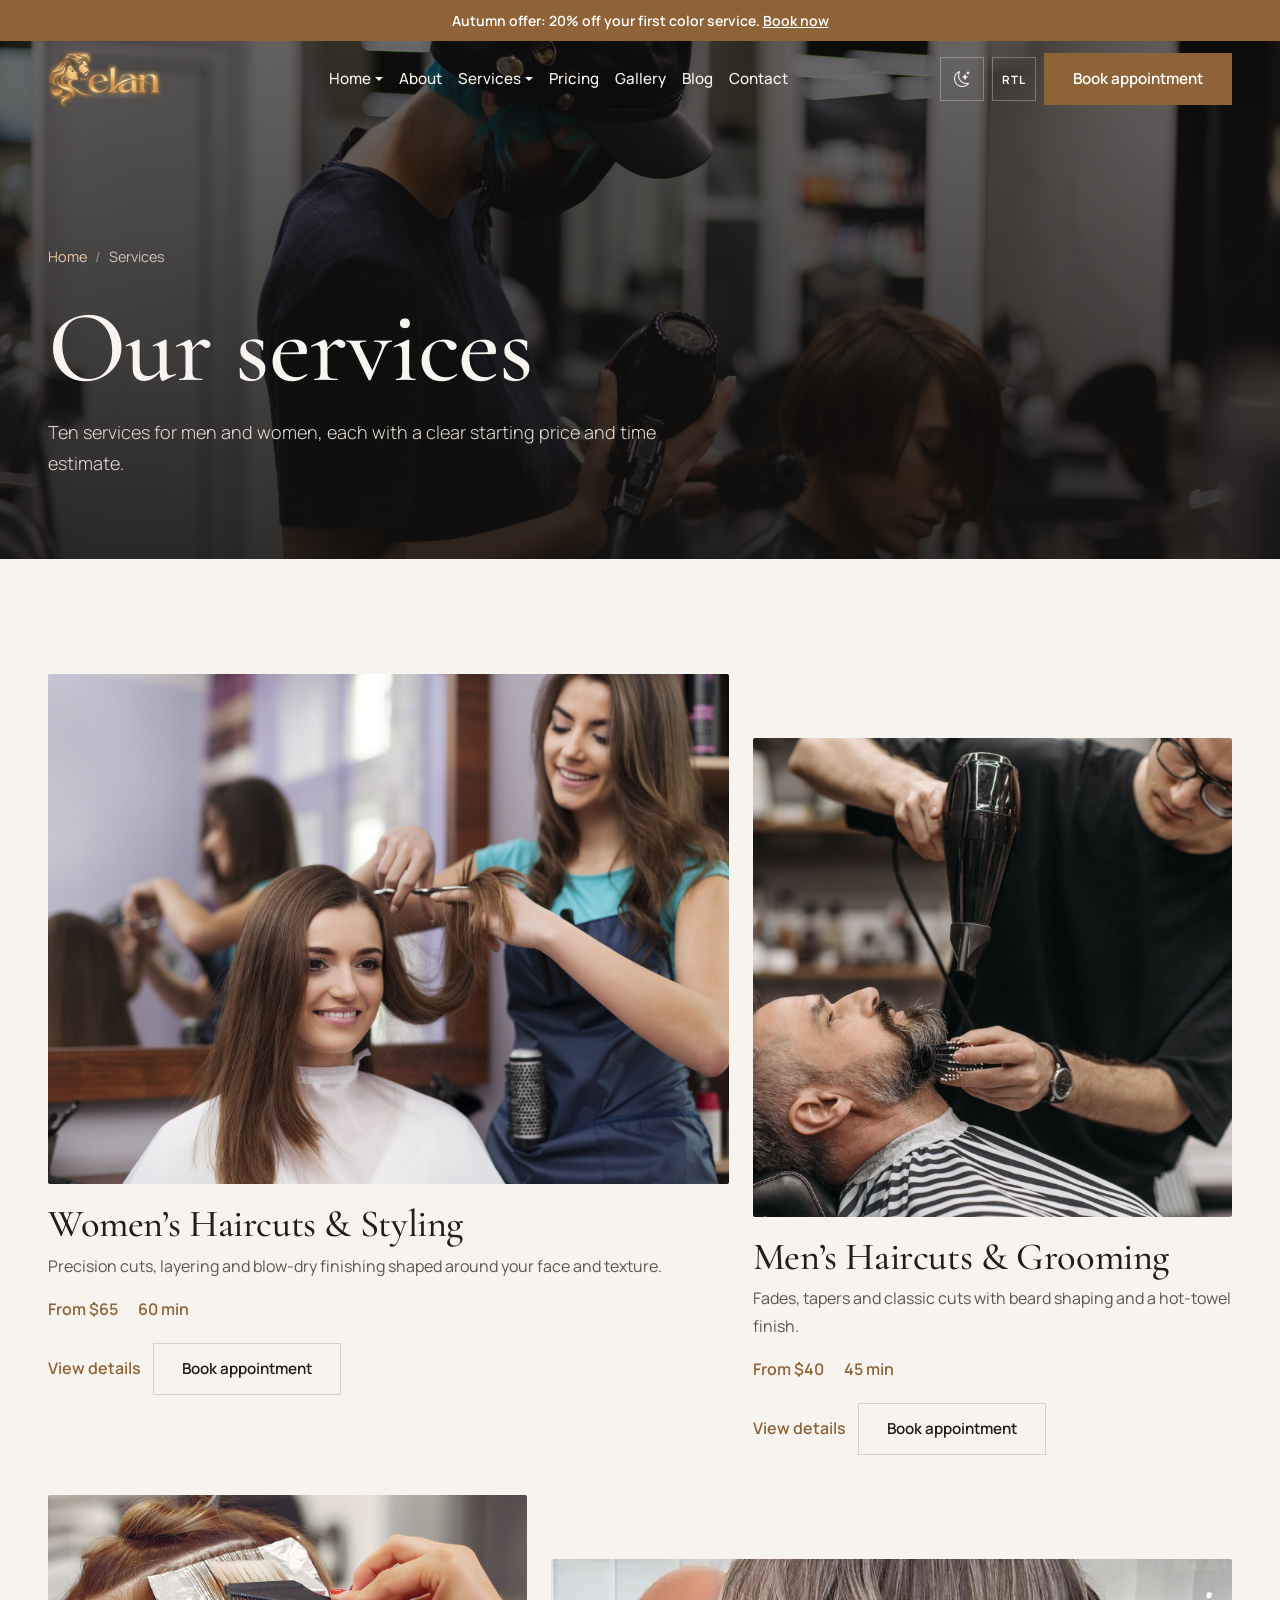
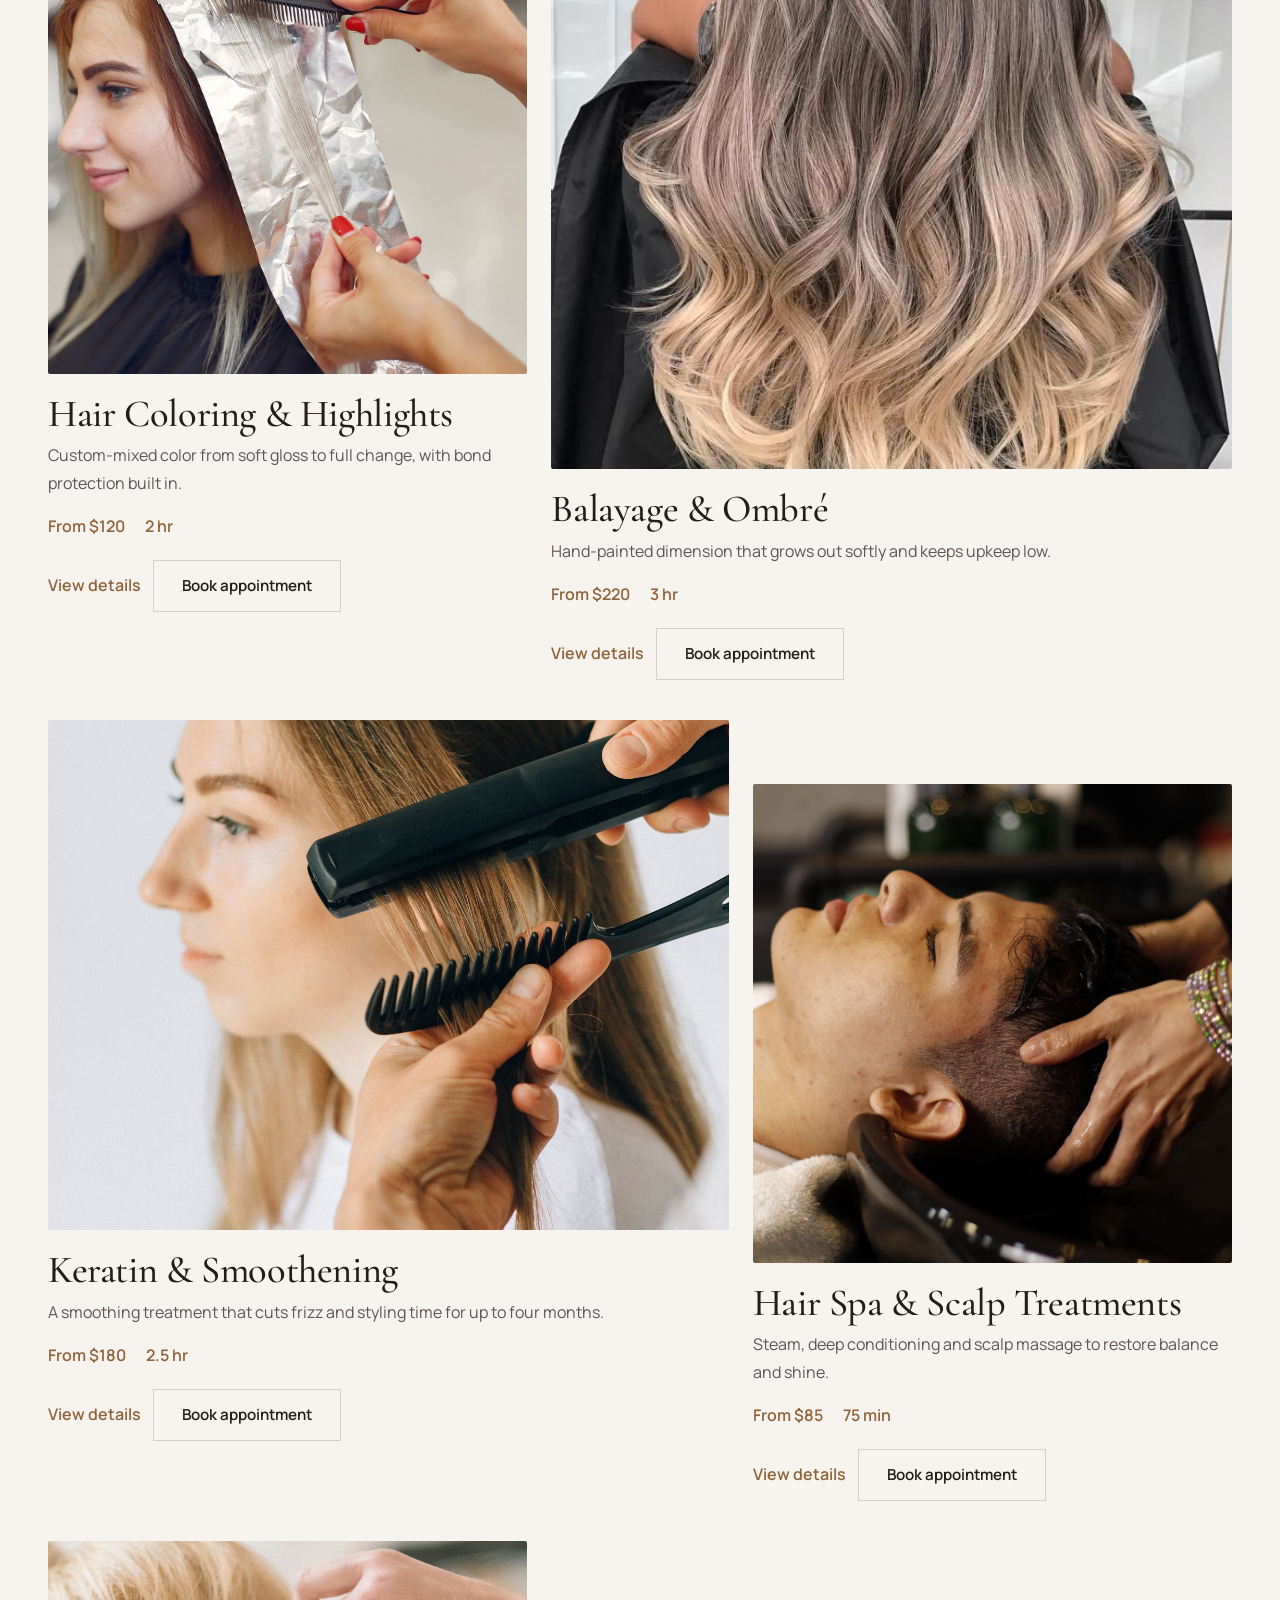
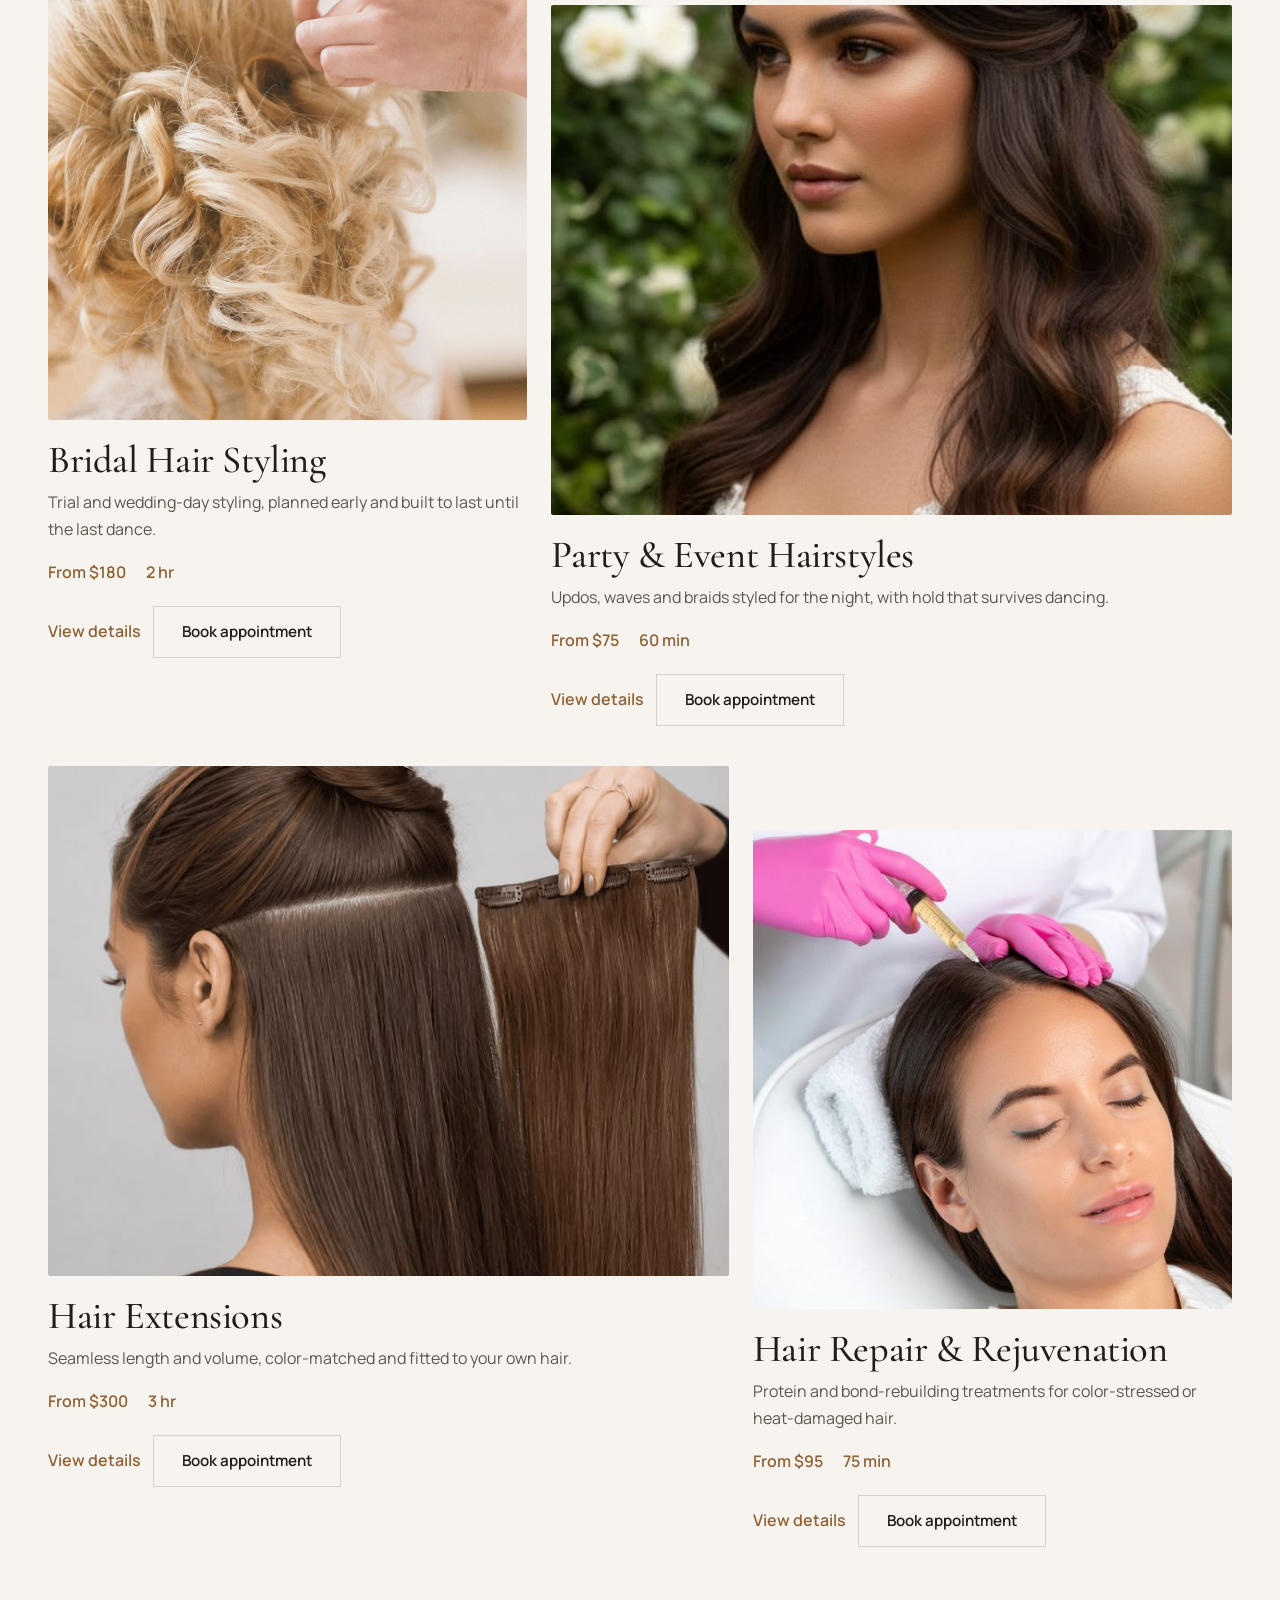
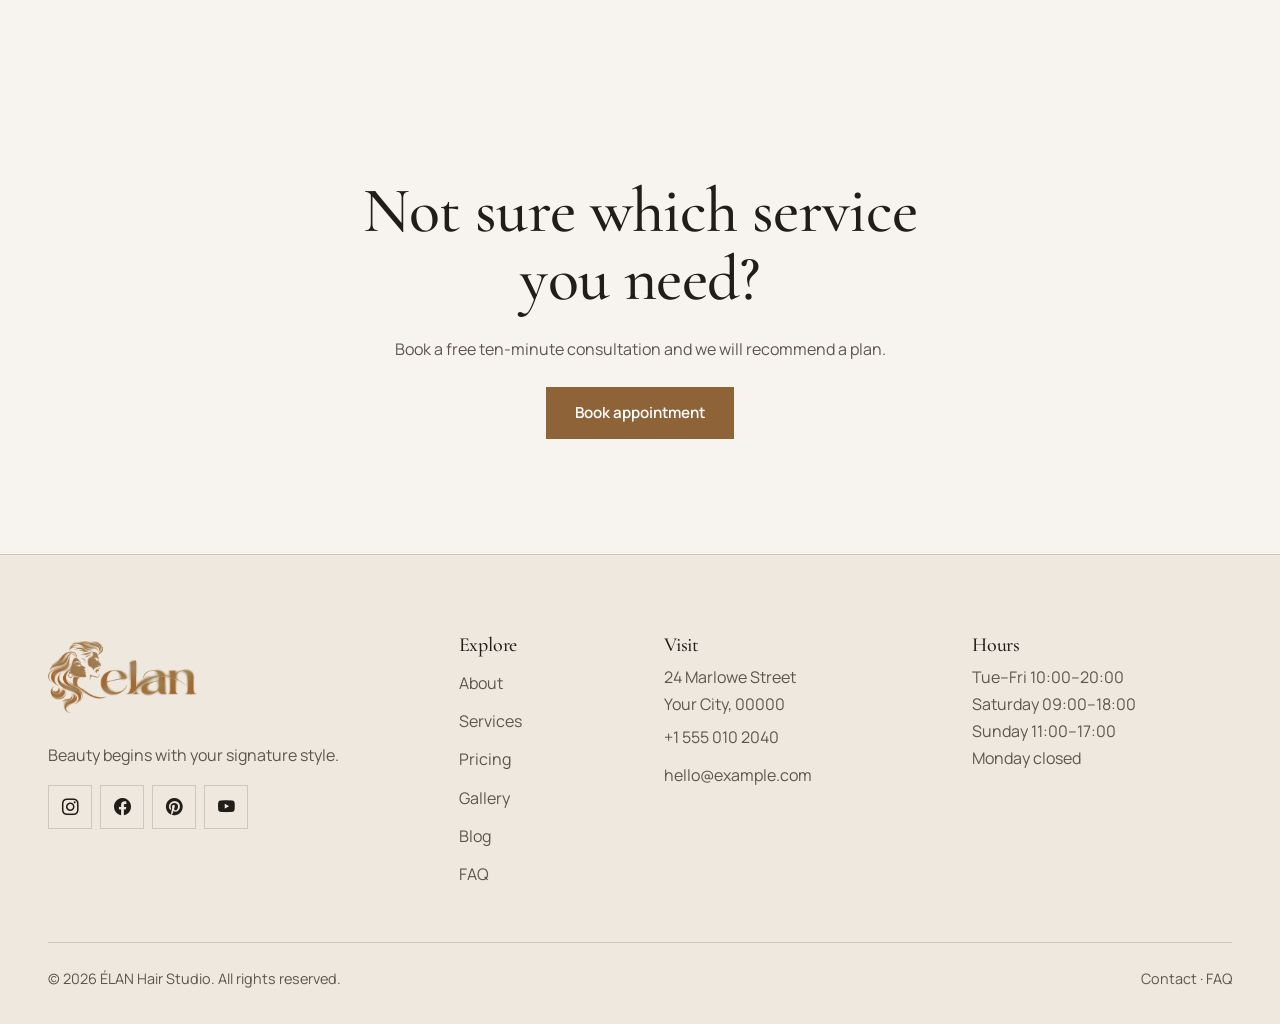
<file: services.html>
<!DOCTYPE html>
<html lang="en" dir="ltr" data-theme="dark">
<head>
<meta charset="utf-8">
<meta name="viewport" content="width=device-width, initial-scale=1, viewport-fit=cover">
<title>Hair Services &amp; Treatments | ÉLAN Hair Studio</title>
<meta name="description" content="Explore haircuts, color, balayage, keratin, hair spa, bridal styling and extensions at ÉLAN Hair Studio, with starting prices and durations.">
<link rel="canonical" href="https://www.example.com/services.html">
<meta property="og:type" content="website">
<meta property="og:title" content="Hair Services &amp; Treatments | ÉLAN Hair Studio">
<meta property="og:description" content="Explore haircuts, color, balayage, keratin, hair spa, bridal styling and extensions at ÉLAN Hair Studio, with starting prices and durations.">
<meta property="og:image" content="https://www.example.com/assets/images/hero/hero-1.webp">
<link rel="icon" href="assets/images/favicon/favicon.ico" sizes="any">
<link rel="icon" type="image/png" sizes="32x32" href="assets/images/favicon/favicon-32x32.png">
<link rel="icon" type="image/png" sizes="192x192" href="assets/images/favicon/favicon-192x192.png">
<link rel="apple-touch-icon" href="assets/images/favicon/apple-touch-icon.png">
<meta name="theme-color" content="#11100F">
<script>/* Apply saved theme/direction before paint to avoid a flash */
try{var t=localStorage.getItem('elan-salon-theme')||(matchMedia('(prefers-color-scheme: light)').matches?'light':'dark');document.documentElement.setAttribute('data-theme',t);document.documentElement.setAttribute('dir',localStorage.getItem('elan-salon-dir')||'ltr')}catch(e){}</script>
<link rel="preconnect" href="https://fonts.googleapis.com"><link rel="preconnect" href="https://fonts.gstatic.com" crossorigin>
<link href="https://fonts.googleapis.com/css2?family=Cormorant+Garamond:wght@400;500;600&family=Manrope:wght@400;500;600;700&display=swap" rel="stylesheet">
<!-- For production, replace the CDN links with the local copies listed in the folder structure -->
<link rel="stylesheet" href="https://cdn.jsdelivr.net/npm/bootstrap@5.3.3/dist/css/bootstrap.min.css">
<link rel="stylesheet" href="https://cdn.jsdelivr.net/npm/bootstrap-icons@1.11.3/font/bootstrap-icons.min.css">
<link rel="stylesheet" href="assets/css/style.css">
<link rel="stylesheet" href="assets/css/dark-mode.css">
<link rel="stylesheet" href="assets/css/rtl.css">
<script type="application/ld+json">
{"@context":"https://schema.org","@type":"HairSalon","name":"ÉLAN Hair Studio","url":"https://www.example.com/","image":"https://www.example.com/assets/images/hero/hero-1.webp","telephone":"+1-555-010-2040","priceRange":"$$","address":{"@type":"PostalAddress","streetAddress":"24 Marlowe Street","addressLocality":"Your City","postalCode":"00000","addressCountry":"US"},"openingHours":["Tu-Fr 10:00-20:00","Sa 09:00-18:00","Su 11:00-17:00"]}
</script>
</head>
<body>
<a class="skip-link" href="#main">Skip to content</a>
<div class="preloader" aria-hidden="true"><span>ÉLAN</span></div>
<div class="announce">Autumn offer: 20% off your first color service. <a href="booking.html">Book now</a></div>

<header class="site-header">
  <nav class="navbar navbar-expand-lg" aria-label="Main">
    <div class="container">
      <a class="navbar-brand brand brand-img" href="index.html" aria-label="ÉLAN Hair Studio home"><img class="brand-logo logo-dark" src="assets/images/logo-dark.webp" alt="ÉLAN Hair Studio" width="404" height="200"><img class="brand-logo logo-light" src="assets/images/logo-light.webp" alt="" width="413" height="200"></a>
      <button class="navbar-toggler" type="button" data-bs-toggle="collapse" data-bs-target="#mainNav" aria-controls="mainNav" aria-expanded="false" aria-label="Toggle navigation"><i class="bi bi-list fs-4"></i></button>
      <div class="collapse navbar-collapse" id="mainNav">
        <ul class="navbar-nav mx-auto">
          <li class="nav-item dropdown"><a class="nav-link dropdown-toggle" href="#" role="button" data-bs-toggle="dropdown" aria-expanded="false">Home</a>
            <ul class="dropdown-menu"><li><a class="dropdown-item" href="index.html">Home 1</a></li><li><a class="dropdown-item" href="home-2.html">Home 2</a></li></ul></li>
          <li class="nav-item"><a class="nav-link" href="about.html">About</a></li>
          <li class="nav-item dropdown"><a class="nav-link dropdown-toggle active" href="services.html" aria-current="page" role="button" data-bs-toggle="dropdown" aria-expanded="false">Services</a>
            <ul class="dropdown-menu"><li><a class="dropdown-item" href="services.html">All services</a></li><li><a class="dropdown-item" href="service-details.html">Service details</a></li></ul></li>
          <li class="nav-item"><a class="nav-link" href="pricing.html">Pricing</a></li>
          <li class="nav-item"><a class="nav-link" href="gallery.html">Gallery</a></li>
          <li class="nav-item"><a class="nav-link" href="blog.html">Blog</a></li>
          <li class="nav-item"><a class="nav-link" href="contact.html">Contact</a></li>
        </ul>
        <div class="d-flex align-items-center gap-2 mt-3 mt-lg-0">
          <button class="icon-btn" type="button" data-theme-toggle aria-pressed="false" aria-label="Switch theme"><i class="bi bi-sun"></i></button>
          <button class="icon-btn" type="button" data-rtl-toggle aria-pressed="false" aria-label="Toggle right-to-left layout"><span class="rtl-label" aria-hidden="true">RTL</span></button>
          <a class="btn-elan" href="booking.html">Book appointment</a>
        </div>
      </div>
    </div>
  </nav>
</header>
<main id="main">
<section class="page-banner"><div class="bg"><img src="assets/images/services.jpg" alt="" width="1920" height="700" fetchpriority="high"></div>
  <div class="container"><nav aria-label="Breadcrumb"><ol class="crumbs"><li><a href="index.html">Home</a></li><li aria-current="page">Services</li></ol></nav><h1>Our services</h1><p class="lead mb-0">Ten services for men and women, each with a clear starting price and time estimate.</p></div></section>
  <section class="section" aria-label="Service list"><div class="container"><div class="svc-grid"><article class="svc-card reveal"><div class="media ">
    <img src="assets/images/Women Haircuts & Styling.jpg" alt="Women’s Haircuts and Styling at ÉLAN Hair Studio" width="900" height="675" loading="lazy">
  </div><h2>Women’s Haircuts &amp; Styling</h2><p>Precision cuts, layering and blow-dry finishing shaped around your face and texture.</p><div class="svc-meta"><span>From $65</span><span>60 min</span></div>
  <div class="svc-actions"><a class="text-link" href="service-details.html">View details</a><a class="btn-elan btn-ghost" href="booking.html">Book appointment</a></div>
</article><article class="svc-card reveal">
  <div class="media "><img src="assets/images/Men Haircuts & Grooming.jpg" alt="Men’s Haircuts and Grooming at ÉLAN Hair Studio" width="900" height="675" loading="lazy"></div>
  <h2>Men’s Haircuts &amp; Grooming</h2><p>Fades, tapers and classic cuts with beard shaping and a hot-towel finish.</p><div class="svc-meta"><span>From $40</span><span>45 min</span>
  </div><div class="svc-actions"><a class="text-link" href="service-details.html">View details</a><a class="btn-elan btn-ghost" href="booking.html">Book appointment</a></div></article>
  <article class="svc-card reveal"><div class="media "><img src="assets/images/Color & Highlights.jpg" alt="Hair Coloring and Highlights at ÉLAN Hair Studio" width="900" height="675" loading="lazy"></div>
    <h2>Hair Coloring &amp; Highlights</h2><p>Custom-mixed color from soft gloss to full change, with bond protection built in.</p><div class="svc-meta"><span>From $120</span><span>2 hr</span></div>
    <div class="svc-actions"><a class="text-link" href="service-details.html">View details</a><a class="btn-elan btn-ghost" href="booking.html">Book appointment</a></div></article>
    <article class="svc-card reveal"><div class="media "><img src="assets/images/Balayage & Ombré1.jpg" alt="Balayage and Ombré at ÉLAN Hair Studio" width="900" height="675" loading="lazy"></div>
      <h2>Balayage &amp; Ombré</h2><p>Hand-painted dimension that grows out softly and keeps upkeep low.</p><div class="svc-meta"><span>From $220</span><span>3 hr</span></div><div class="svc-actions">
        <a class="text-link" href="service-details.html">View details</a><a class="btn-elan btn-ghost" href="booking.html">Book appointment</a></div></article><article class="svc-card reveal"><div class="media ">
          <img src="assets/images/Keratin & Smoothening.jpg" alt="Keratin and Smoothening at ÉLAN Hair Studio" width="900" height="675" loading="lazy"></div><h2>Keratin &amp; Smoothening</h2><p>A smoothing treatment that cuts frizz and styling time for up to four months.</p><div class="svc-meta"><span>From $180</span><span>2.5 hr</span>
        </div><div class="svc-actions"><a class="text-link" href="service-details.html">View details</a><a class="btn-elan btn-ghost" href="booking.html">Book appointment</a></div></article>
        <article class="svc-card reveal"><div class="media "><img src="assets/images/Hair Spa & Scalp Treatments.jpg" alt="Hair Spa and Scalp Treatments at ÉLAN Hair Studio" width="900" height="675" loading="lazy"></div><h2>Hair Spa &amp; Scalp Treatments</h2><p>Steam, deep conditioning and scalp massage to restore balance and shine.</p><div class="svc-meta"><span>From $85</span>
          <span>75 min</span></div><div class="svc-actions"><a class="text-link" href="service-details.html">View details</a><a class="btn-elan btn-ghost" href="booking.html">Book appointment</a></div></article><article class="svc-card reveal"><div class="media ">
            <img src="assets/images/Bridal Hair Styling.jpg" alt="Bridal Hair Styling at ÉLAN Hair Studio" width="900" height="675" loading="lazy"></div><h2>Bridal Hair Styling</h2><p>Trial and wedding-day styling, planned early and built to last until the last dance.</p><div class="svc-meta"><span>From $180</span><span>2 hr</span></div><div class="svc-actions"><a class="text-link" href="service-details.html">View details</a><a class="btn-elan btn-ghost" href="booking.html">Book appointment</a></div></article>
          <article class="svc-card reveal"><div class="media "><img src="assets/images/Party & Event Hairstyles.jpg" alt="Party and Event Hairstyles at ÉLAN Hair Studio" width="900" height="675" loading="lazy"></div><h2>Party &amp; Event Hairstyles</h2><p>Updos, waves and braids styled for the night, with hold that survives dancing.</p><div class="svc-meta"><span>From $75</span><span>60 min</span></div><div class="svc-actions"><a class="text-link" href="service-details.html">View details</a><a class="btn-elan btn-ghost" href="booking.html">Book appointment</a></div></article><article class="svc-card reveal"><div class="media ">
            <img src="assets/images/Hair Extensions.jpg" alt="Hair Extensions at ÉLAN Hair Studio" width="900" height="675" loading="lazy"></div><h2>Hair Extensions</h2><p>Seamless length and volume, color-matched and fitted to your own hair.</p><div class="svc-meta"><span>From $300</span><span>3 hr</span></div><div class="svc-actions"><a class="text-link" href="service-details.html">View details</a><a class="btn-elan btn-ghost" href="booking.html">Book appointment</a></div></article>
          <article class="svc-card reveal"><div class="media "><img src="assets/images/Hair Repair & Rejuvenation.jpg" alt="Hair Repair and Rejuvenation at ÉLAN Hair Studio" width="900" height="675" loading="lazy"></div><h2>Hair Repair &amp; Rejuvenation</h2><p>Protein and bond-rebuilding treatments for color-stressed or heat-damaged hair.</p><div class="svc-meta"><span>From $95</span><span>75 min</span></div><div class="svc-actions"><a class="text-link" href="service-details.html">View details</a><a class="btn-elan btn-ghost" href="booking.html">Book appointment</a></div></article></div></div></section><section class="section text-center" aria-labelledby="cta-title"><div class="container"><h2 id="cta-title" class="mx-auto" style="max-width:20ch">Not sure which service you need?</h2><p class="mx-auto my-4">Book a free ten-minute consultation and we will recommend a plan.</p><a class="btn-elan" href="booking.html">Book appointment</a></div></section>
</main>
<footer class="footer">
  <div class="container">
    <div class="row g-5">
      <div class="col-12 col-lg-4 footer-brand"><a class="brand brand-img brand-footer" href="index.html" aria-label="ÉLAN Hair Studio home"><img class="brand-logo logo-dark" src="assets/images/logo-dark.webp" alt="ÉLAN Hair Studio" width="404" height="200"><img class="brand-logo logo-light" src="assets/images/logo-light.webp" alt="" width="413" height="200"></a><p class="mt-3">Beauty begins with your signature style.</p>
        <div class="d-flex gap-2"><a class="icon-btn" href="#" aria-label="Instagram"><i class="bi bi-instagram"></i></a><a class="icon-btn" href="#" aria-label="Facebook"><i class="bi bi-facebook"></i></a><a class="icon-btn" href="#" aria-label="Pinterest"><i class="bi bi-pinterest"></i></a><a class="icon-btn" href="#" aria-label="YouTube"><i class="bi bi-youtube"></i></a></div></div>
      <div class="col-6 col-md-4 col-lg-2"><h3 class="fs-5">Explore</h3><ul><li><a href="about.html">About</a></li><li><a href="services.html">Services</a></li><li><a href="pricing.html">Pricing</a></li><li><a href="gallery.html">Gallery</a></li><li><a href="blog.html">Blog</a></li><li><a href="faq.html">FAQ</a></li></ul></div>
      <div class="col-6 col-md-4 col-lg-3"><h3 class="fs-5">Visit</h3><address class="text-body-secondary mb-0" style="color:var(--muted)!important">24 Marlowe Street<br>Your City, 00000<br><a href="tel:+15550102040">+1 555 010 2040</a><br><a href="mailto:hello@example.com">hello@example.com</a></address></div>
      <div class="col-12 col-md-4 col-lg-3"><h3 class="fs-5">Hours</h3><ul style="color:var(--muted)"><li>Tue–Fri 10:00–20:00</li><li>Saturday 09:00–18:00</li><li>Sunday 11:00–17:00</li><li>Monday closed</li></ul></div>
    </div>
    <div class="copyright d-flex flex-wrap justify-content-between gap-2"><span>© <span data-year>2026</span> ÉLAN Hair Studio. All rights reserved.</span><span><a href="contact.html">Contact</a> · <a href="faq.html">FAQ</a></span></div>
  </div>
</footer>

<button class="icon-btn to-top" type="button" aria-label="Back to top"><i class="bi bi-arrow-up"></i></button>
<script src="https://cdn.jsdelivr.net/npm/bootstrap@5.3.3/dist/js/bootstrap.bundle.min.js"></script>
<script src="assets/js/main.js"></script>
</body>
</html>
</file>
<file: assets/css/style.css>
/* ÉLAN Hair Studio – core styles (mobile-first). Edit colors in :root only. */
:root{
  --bg:#11100F; --bg-2:#1B1917; --surface:#24211F;
  --accent:#C69A70; --accent-2:#E7C9A9;
  --text:#F8F5F0; --muted:#AAA39B; --line:rgba(248,245,240,.14);
  --on-accent:#11100F;
  --font-head:'Cormorant Garamond',Georgia,serif;
  --font-body:'Manrope',system-ui,sans-serif;
  --section-y:clamp(4rem,9vw,8rem);
  --header-h:76px;
  --ease:cubic-bezier(.2,.7,.2,1);
}
[data-theme="light"]{
  --bg:#F7F3EE; --bg-2:#EFE8DF; --surface:#FFFFFF;
  --text:#211D19; --muted:#5E564E; --line:rgba(33,29,25,.16);
  --accent:#8F6338; --accent-2:#6E4A28; --on-accent:#FFFFFF;
}
*{box-sizing:border-box}
html{scroll-behavior:smooth}
body{margin:0;background:var(--bg);color:var(--text);font-family:var(--font-body);line-height:1.7;overflow-x:hidden;-webkit-font-smoothing:antialiased}
h1,h2,h3,h4{font-family:var(--font-head);font-weight:500;line-height:1.05;letter-spacing:-.01em;color:var(--text)}
h1{font-size:clamp(3rem,9vw,8rem)} h2{font-size:clamp(2.2rem,5vw,4rem)} h3{font-size:clamp(1.5rem,2.5vw,2rem)}
p{color:var(--muted);max-width:62ch}
.text-center p,p.text-center{margin-inline:auto}
a{color:inherit;text-decoration:none}
img{max-width:100%;height:auto;display:block}
:focus-visible{outline:2px solid var(--accent);outline-offset:3px}
.skip-link{position:absolute;left:-999px;top:0;background:var(--accent);color:var(--on-accent);padding:.6rem 1rem;z-index:3000}
.skip-link:focus{left:0}
/* site-wide content width: wider than Bootstrap default, with even side padding */
.container{max-width:1440px;padding-inline:clamp(1rem,4vw,3rem)}
.container>.row.g-5{--bs-gutter-x:clamp(2rem,4vw,3rem)}
.section{padding-block:var(--section-y)}
.section-alt{background:var(--bg-2)}
.label{font-size:.85rem;color:var(--accent);letter-spacing:.04em;font-weight:600}
.lead{font-size:1.125rem}
/* media placeholder: shows a tone if an image is missing */
.media{position:relative;overflow:hidden;background:linear-gradient(135deg,var(--surface),var(--bg-2));border-radius:2px}
.media img{width:100%;height:100%;object-fit:cover;transition:transform .8s var(--ease)}
.media:hover img{transform:scale(1.05)}
/* buttons */
.btn-elan{display:inline-flex;align-items:center;justify-content:center;gap:.5rem;min-height:48px;padding:.75rem 1.75rem;border:1px solid var(--accent);border-radius:0;font-weight:600;font-size:.95rem;background:var(--accent);color:var(--on-accent);transition:background .3s,color .3s}
.btn-elan:hover{background:transparent;color:var(--accent)}
.btn-ghost{background:transparent;color:var(--text);border-color:var(--line)}
.btn-ghost:hover{border-color:var(--accent);color:var(--accent)}
/* announcement + header */
.announce{background:var(--accent);color:var(--on-accent);text-align:center;font-size:.875rem;padding:.55rem 1rem;font-weight:600}
.announce a{text-decoration:underline}
.site-header{position:sticky;top:0;z-index:1000;height:var(--header-h);display:flex;align-items:center;background:transparent;transition:background .35s,box-shadow .35s}
.site-header.is-solid{background:var(--bg);box-shadow:0 1px 0 var(--line)}
.site-header .navbar{width:100%;padding:0}
.brand{font-family:var(--font-head);font-size:1.75rem;letter-spacing:.12em;color:var(--text)}
.brand small{display:block;font-family:var(--font-body);font-size:.6rem;letter-spacing:.3em;color:var(--accent);margin-top:-.3rem}
/* image logo: glowing version on dark, solid gold version on light */
.brand-img{display:inline-flex;align-items:center;line-height:0;padding-block:0;margin-inline-end:1rem}
.brand-logo{display:block;width:auto;height:44px}
@media(min-width:992px){.site-header .brand-logo{height:56px}}
.brand-footer .brand-logo{height:72px}
.brand-soon .brand-logo{height:96px;margin-inline:auto}
.brand .logo-light{display:none}
[data-theme="light"] .brand .logo-dark{display:none}
[data-theme="light"] .brand .logo-light{display:block}
/* transparent header over a dark photo keeps the glowing logo in light mode */
[data-theme="light"] .site-header:not(.is-solid) .brand .logo-dark{display:block}
[data-theme="light"] .site-header:not(.is-solid) .brand .logo-light{display:none}
.navbar .nav-link{color:var(--text);padding:.75rem 1rem;font-weight:500;font-size:.95rem;min-height:44px;display:flex;align-items:center}
.navbar .nav-link:hover,.navbar .nav-link.active{color:var(--accent)}
.navbar .dropdown-menu{background:var(--bg-2);border:1px solid var(--line);border-radius:0;padding:.5rem}
.navbar .dropdown-item{color:var(--text);min-height:44px;display:flex;align-items:center}
.navbar .dropdown-item:hover,.navbar .dropdown-item.active{background:var(--surface);color:var(--accent)}
.navbar-toggler{border:1px solid var(--line);color:var(--text);min-width:44px;min-height:44px}
.navbar-toggler:focus{box-shadow:0 0 0 2px var(--accent)}
.icon-btn{width:44px;height:44px;display:inline-grid;place-items:center;background:none;border:1px solid var(--line);color:var(--text);cursor:pointer}
.icon-btn:hover{border-color:var(--accent);color:var(--accent)}
.rtl-label{font-family:var(--font-body);font-size:.72rem;font-weight:700;letter-spacing:.08em;line-height:1}
[data-rtl-toggle][aria-pressed="true"]{border-color:var(--accent);color:var(--accent)}
/* mobile menu: drops down as a full-width panel under the header */
@media(max-width:991.98px){
  .site-header .navbar>.container{position:static}
  .site-header .navbar-collapse{position:absolute;top:100%;left:0;right:0;margin:0;background:var(--bg);border-top:1px solid var(--line);border-bottom:1px solid var(--line);box-shadow:0 18px 30px rgba(0,0,0,.18);max-height:calc(100svh - var(--header-h));overflow-y:auto;overscroll-behavior:contain}
  .site-header .navbar-collapse>*{padding-inline:clamp(1rem,4vw,3rem)}
  .site-header .navbar-nav{padding-top:.5rem}
  .site-header .navbar-nav .nav-link{padding:.6rem 0;border-bottom:1px solid var(--line)}
  .site-header .navbar-nav .dropdown-menu{border:0;background:var(--bg-2);margin:0 0 .5rem;padding:.25rem .5rem}
  .site-header .navbar-collapse>.d-flex{padding-block:1rem 1.25rem;margin-top:0!important}
}
/* hamburger turns into a close (×) icon while the menu is open */
.navbar-toggler[aria-expanded="true"] .bi-list::before{content:"\f659"}
/* hero */
.hero{position:relative;min-height:calc(100svh - var(--header-h));display:flex;align-items:flex-end;margin-top:calc(var(--header-h) * -1);padding:calc(var(--header-h) + 3rem) 0 5rem;isolation:isolate}
.hero-bg{position:absolute;inset:0;z-index:-2;overflow:hidden;background:linear-gradient(160deg,#2a221c,#11100F)}
.hero-bg img[data-parallax]{transform:scale(1.08);will-change:transform}
.hero-bg img{width:100%;height:100%;object-fit:cover}
.hero::after{content:"";position:absolute;inset:0;z-index:-1;background:linear-gradient(180deg,rgba(17,16,15,.55),rgba(17,16,15,.2) 40%,rgba(17,16,15,.9))}
.hero h1,.hero p{color:#F8F5F0}
.hero p{color:#E4DDD3;font-size:1.125rem}
.hero h1{margin:0 0 1.5rem;max-width:12ch}
.hero-actions{display:flex;flex-wrap:wrap;gap:1rem;margin-top:2rem}
/* floating booking */
.quick-book{background:var(--surface);border:1px solid var(--line);padding:1.5rem;position:relative;z-index:5}
.quick-book.row{margin-inline:0}
.quick-book label{font-size:.85rem;color:var(--muted);margin-bottom:.25rem;display:block}
.form-control,.form-select{background:var(--bg);color:var(--text);border:1px solid var(--line);border-radius:0;min-height:48px}
.form-control:focus,.form-select:focus{background:var(--bg);color:var(--text);border-color:var(--accent);box-shadow:0 0 0 2px rgba(198,154,112,.35)}
.form-control::placeholder{color:var(--muted)}
/* native controls (date picker icon, select arrows, scrollbars) follow the theme */
:root{color-scheme:dark}
[data-theme="light"]{color-scheme:light}
input[type="date"]::-webkit-calendar-picker-indicator,input[type="time"]::-webkit-calendar-picker-indicator{cursor:pointer;opacity:.85}
input[type="date"]::-webkit-calendar-picker-indicator:hover{opacity:1}
.is-invalid{border-color:#E5776B!important}
.invalid-msg{color:#F0958B;font-size:.85rem;margin-top:.25rem}
[data-theme="light"] .invalid-msg{color:#A3281B}
@media(min-width:992px){.quick-book{margin-top:-4.5rem}}
/* alternating story rows */
.split{display:grid;gap:2rem;align-items:center}
@media(min-width:900px){.split{grid-template-columns:1fr 1fr;gap:5rem}.split.reverse>:first-child{order:2}}
.stack-img{position:relative}
.stack-img .media:first-child{aspect-ratio:4/5}
.stack-img .media.inset{position:absolute;width:46%;aspect-ratio:1;right:-4%;bottom:-8%;border:8px solid var(--bg)}
.section-alt .stack-img .media.inset{border-color:var(--bg-2)}
/* signature services – editorial list */
.svc-list{list-style:none;margin:0;padding:0;border-top:1px solid var(--line)}
.svc-item{display:grid;grid-template-columns:1fr;gap:.5rem 2rem;align-items:center;padding:1.75rem 0;border-bottom:1px solid var(--line);transition:padding .4s var(--ease)}
.svc-item h3{margin:0}
.svc-item p{margin:0}
.svc-item .price{color:var(--accent);font-weight:600}
.svc-item:hover{padding-left:1rem}
.svc-thumb{display:none;width:120px;aspect-ratio:3/4}
@media(min-width:768px){.svc-item{grid-template-columns:120px 1fr 1.2fr auto}.svc-thumb{display:block}}
/* before/after slider */
.ba{position:relative;aspect-ratio:4/5;max-width:520px;margin-inline:auto;overflow:hidden;--pos:50%;touch-action:pan-y;user-select:none;background:var(--surface)}
.ba img{position:absolute;inset:0;width:100%;height:100%;object-fit:cover}
.ba .after{clip-path:inset(0 0 0 var(--pos))}
.ba-range{position:absolute;inset:0;width:100%;height:100%;opacity:0;cursor:ew-resize;margin:0}
.ba-handle{position:absolute;top:0;bottom:0;left:var(--pos);width:2px;background:var(--accent-2);pointer-events:none}
.ba-handle::after{content:"\2194";position:absolute;top:50%;left:50%;transform:translate(-50%,-50%);width:44px;height:44px;border-radius:50%;background:var(--accent);color:var(--on-accent);display:grid;place-items:center}
.ba-tag{position:absolute;bottom:1rem;padding:.2rem .7rem;background:rgba(17,16,15,.75);color:#F8F5F0;font-size:.8rem}
.ba-tag.l{left:1rem}.ba-tag.r{right:1rem}
.ba:focus-within{outline:2px solid var(--accent)}
/* feature list, team, gallery */
.why{display:grid;gap:2rem}
@media(min-width:768px){.why{grid-template-columns:repeat(3,1fr)}}
.why div{border-top:2px solid var(--accent);padding-top:1.25rem}
.team{display:grid;gap:1.5rem}
@media(min-width:640px){.team{grid-template-columns:repeat(2,1fr)}}
@media(min-width:1024px){.team{grid-template-columns:repeat(4,1fr)}.team>:nth-child(even){margin-top:3rem}}
.team .media{aspect-ratio:3/4;margin-bottom:1rem}
.team h3{font-size:1.6rem;margin:0}
.promo{background:var(--accent);color:var(--on-accent);padding:clamp(2.5rem,6vw,5rem) 0}
.promo h2,.promo p{color:var(--on-accent)}
.promo .btn-elan{background:var(--on-accent);color:var(--accent);border-color:var(--on-accent)}
.promo .btn-elan:hover{background:transparent;color:var(--on-accent)}
.looks{columns:1;column-gap:1rem}
@media(min-width:640px){.looks{columns:2}}@media(min-width:1024px){.looks{columns:3}}
.looks .media{margin-bottom:1rem;break-inside:avoid}
.looks .media:nth-child(3n+1){aspect-ratio:3/4}.looks .media:nth-child(3n+2){aspect-ratio:1}.looks .media:nth-child(3n){aspect-ratio:4/5}
blockquote.t{margin:0;padding:0;font-family:var(--font-head);font-size:clamp(1.5rem,3vw,2.25rem);line-height:1.3;color:var(--text)}
.t-by{color:var(--muted);margin-top:1rem}
/* testimonial person image */
.t-person{display:flex;align-items:center;gap:1rem;margin-top:1.5rem}
.t-avatar{width:64px;height:64px;flex:none;border-radius:50%;object-fit:cover;border:2px solid var(--accent);padding:3px;background:var(--bg)}
.section-alt .t-avatar{background:var(--bg-2)}
.t-person .t-by{display:flex;flex-direction:column;margin:0;line-height:1.35}
.t-person .t-by strong{color:var(--text);font-weight:600}
.t-person .t-by span{font-size:.9rem}
@media(min-width:768px){.carousel .t-avatar{width:80px;height:80px}}
/* centered testimonial carousel */
#reviews{text-align:center}
#reviews blockquote.t{max-width:900px;margin-inline:auto}
#reviews .t-person{justify-content:center;text-align:start}
#reviews .carousel-item>.t-person{margin-inline:auto}
#reviews>.d-flex{justify-content:center}
.stats{display:grid;grid-template-columns:repeat(2,1fr);gap:2rem}
@media(min-width:768px){.stats{grid-template-columns:repeat(4,1fr)}}
.stat-n{font-family:var(--font-head);font-size:clamp(3rem,6vw,5rem);color:var(--accent);line-height:1}
.insta{display:grid;grid-template-columns:repeat(2,1fr);gap:.5rem}
@media(min-width:768px){.insta{grid-template-columns:repeat(6,1fr)}}
.insta .media{aspect-ratio:1}
.footer{background:var(--bg-2);padding:5rem 0 2rem;border-top:1px solid var(--line)}
.footer a{color:var(--muted);display:inline-block;padding:.35rem 0}
.footer a:hover{color:var(--accent)}
.footer a.icon-btn{display:inline-grid;place-items:center;padding:0;color:var(--text);transition:border-color .2s,color .2s,background .2s}
.footer a.icon-btn:hover{border-color:var(--accent);color:var(--accent)}
.footer a.icon-btn i{font-size:1.05rem;line-height:1}
.footer ul{list-style:none;padding:0;margin:0}
.footer .copyright{align-items:center}
.footer .copyright a{padding-block:0}
/* tablet: logo, tagline and socials in one row above the link columns */
@media(min-width:768px) and (max-width:991.98px){
  .footer-brand{display:flex;flex-wrap:wrap;align-items:center;justify-content:space-between;gap:1rem 2rem;padding:0 0 2rem;margin-inline:calc(var(--bs-gutter-x) * .5);width:calc(100% - var(--bs-gutter-x));border-bottom:1px solid var(--line)}
  .footer-brand>p{margin:0!important;flex:1;min-width:200px}
  .footer-brand>.d-flex{order:3}
}
.copyright{border-top:1px solid var(--line);margin-top:3rem;padding-top:1.5rem;color:var(--muted);font-size:.9rem}
.to-top{position:fixed;right:1.25rem;bottom:1.25rem;z-index:900;opacity:0;pointer-events:none;transition:opacity .3s;background:var(--accent);color:var(--on-accent);border:0}
.to-top.show{opacity:1;pointer-events:auto}
/* preloader */
.preloader{position:fixed;inset:0;z-index:5000;background:var(--bg);display:grid;place-items:center;transition:opacity .6s,visibility .6s}
.preloader.done{opacity:0;visibility:hidden}
.preloader span{font-family:var(--font-head);font-size:3rem;letter-spacing:.2em;color:var(--accent);animation:pulse 1.2s ease-in-out infinite alternate}
@keyframes pulse{from{opacity:.25}to{opacity:1}}
/* single orchestrated reveal */
.reveal{opacity:0;transform:translateY(24px);transition:opacity .8s var(--ease),transform .8s var(--ease)}
.reveal.in{opacity:1;transform:none}
@media(max-width:767.98px){.reveal{transform:none}}
@media(prefers-reduced-motion:reduce){
  *,*::before,*::after{animation:none!important;transition:none!important;scroll-behavior:auto!important}
  .reveal{opacity:1;transform:none}
}

/* ===== Home 2 – editorial layout ===== */
.header-minimal{background:var(--bg);box-shadow:0 1px 0 var(--line)}
.header-minimal .wrap{display:flex;align-items:center;justify-content:space-between;width:100%}
.offcanvas.menu{background:var(--bg);color:var(--text);width:min(100%,520px)}
.offcanvas.menu .nav-big a{display:block;font-family:var(--font-head);font-size:clamp(2rem,6vw,3rem);padding:.35rem 0;color:var(--text);min-height:44px}
.offcanvas.menu .nav-big a:hover,.offcanvas.menu .nav-big a[aria-current]{color:var(--accent)}
.offcanvas.menu .btn-close{filter:var(--close-filter,invert(1))}
[data-theme="light"] .offcanvas.menu .btn-close{filter:none}
.h2-hero{display:grid;min-height:calc(100svh - var(--header-h))}
@media(min-width:992px){.h2-hero{grid-template-columns:1.05fr 1fr}}
.h2-hero-text{display:flex;flex-direction:column;justify-content:center;padding:clamp(2.5rem,6vw,6rem) clamp(1.25rem,5vw,5rem);position:relative;z-index:2}
.h2-hero-text h1{font-size:clamp(3.5rem,11vw,10rem);margin:0 0 1.5rem;line-height:.9}
.h2-hero-text h1 span{display:block}
@media(min-width:992px){.h2-hero-text h1{margin-right:-22%;text-shadow:0 2px 30px rgba(0,0,0,.35)}[dir="rtl"] .h2-hero-text h1{margin-right:0;margin-left:-22%}}
.h2-hero-media{position:relative;min-height:60vh}
.h2-hero-media .media{position:absolute;inset:0;border-radius:0}
.h2-hero-media .tag{position:absolute;left:1.25rem;bottom:1.25rem;background:var(--bg);padding:.75rem 1.25rem;max-width:260px;font-size:.9rem;color:var(--muted)}
.h2-hero-media .tag strong{display:block;color:var(--text);font-family:var(--font-head);font-size:1.4rem;font-weight:500}
.h2-trans{display:grid;gap:1.5rem}
@media(min-width:900px){.h2-trans{grid-template-columns:repeat(12,1fr);gap:0}
 .h2-trans .a{grid-column:1/6;grid-row:1;aspect-ratio:3/4}
 .h2-trans .b{grid-column:5/9;grid-row:1;align-self:end;margin-bottom:-4rem;aspect-ratio:1;z-index:2;border:10px solid var(--bg)}
 .h2-trans .c{grid-column:8/13;grid-row:1;margin-top:5rem;aspect-ratio:3/4}
 .h2-trans-wrap{padding-bottom:4rem}}
.h2-trans figcaption{padding-top:.5rem;font-size:.9rem;color:var(--muted)}
.strip{display:flex;gap:1rem;overflow-x:auto;scroll-snap-type:x mandatory;padding-bottom:1rem;-webkit-overflow-scrolling:touch}
.strip>article{flex:0 0 min(78vw,320px);scroll-snap-align:start}
.strip .media{aspect-ratio:3/4;margin-bottom:.75rem}
.strip h3{font-size:1.5rem;margin:0}
.strip:focus-visible{outline-offset:6px}
/* Trending hairstyles: photo grid (no horizontal scroll) */
.trend-grid{display:grid;grid-template-columns:repeat(2,1fr);gap:1rem}
@media(min-width:900px){.trend-grid{grid-template-columns:repeat(3,1fr);gap:1.5rem;align-items:start}.trend-grid>:nth-child(3n+2){margin-top:3rem}}
.trend{position:relative}
.trend .media{aspect-ratio:4/5;border-radius:2px}
.trend .media::after{content:"";position:absolute;inset:0;background:linear-gradient(180deg,rgba(17,16,15,0) 45%,rgba(17,16,15,.85));pointer-events:none}
.trend-cap{position:absolute;left:0;right:0;bottom:0;padding:clamp(.85rem,2vw,1.5rem);z-index:1;pointer-events:none}
.trend-num{display:block;font-family:var(--font-head);font-size:.95rem;letter-spacing:.12em;color:var(--accent-2);margin-bottom:.15rem}
[data-theme="light"] .trend-num{color:#E7C9A9}
.trend-cap h3{color:#F8F5F0;font-size:clamp(1.25rem,2.4vw,1.9rem);margin:0}
.trend-cap p{color:#E4DDD3;margin:.25rem 0 0;font-size:.95rem;line-height:1.45}
@media(max-width:575.98px){.trend-cap p{display:none}}
.trend:hover .media img{transform:scale(1.06)}
.swatches{display:flex;flex-wrap:wrap;gap:.75rem;margin:1.5rem 0}
.swatch{width:56px;height:56px;border-radius:50%;border:2px solid var(--line);cursor:pointer;padding:0}
.swatch[aria-pressed="true"]{outline:2px solid var(--accent);outline-offset:3px}
.color-note{min-height:3.2em}
.h2-color{background:var(--bg-2)}
.h2-ba .ba{max-width:none;aspect-ratio:16/10}
@media(max-width:639.98px){.h2-ba .ba{aspect-ratio:4/5}}
.h2-profile{display:grid;gap:2rem;align-items:end}
@media(min-width:900px){.h2-profile{grid-template-columns:5fr 7fr}}
.h2-profile .big{font-family:var(--font-head);font-size:clamp(1.75rem,3.5vw,3rem);line-height:1.2;color:var(--text);margin:0}
.h2-profile .media{aspect-ratio:4/5}
.bridal{display:grid;gap:1rem}
@media(min-width:900px){.bridal{grid-template-columns:repeat(12,1fr);grid-auto-rows:minmax(80px,auto);gap:1rem}
 .bridal .t{grid-column:1/6;grid-row:1/3;align-self:center;padding-right:2rem}
 .bridal .i1{grid-column:6/10;grid-row:1/5;aspect-ratio:3/4}
 .bridal .i2{grid-column:10/13;grid-row:2/5;aspect-ratio:3/4}
 .bridal .i3{grid-column:2/6;grid-row:3/6;aspect-ratio:1;margin-top:1rem}}
.h2-exp{display:grid;gap:2.5rem}
@media(min-width:900px){.h2-exp{grid-template-columns:1fr 1fr}.h2-exp .sticky{position:sticky;top:calc(var(--header-h) + 2rem);align-self:start}}
.h2-exp .media{aspect-ratio:4/3;margin-bottom:1rem}
.h2-exp .media.tall{aspect-ratio:3/4}
.reviews-3{display:grid;gap:2.5rem}
@media(min-width:900px){.reviews-3{grid-template-columns:repeat(3,1fr)}.reviews-3>:nth-child(2){margin-top:3rem}}
.reviews-3 blockquote{margin:0;font-family:var(--font-head);font-size:1.6rem;line-height:1.3;color:var(--text)}
.h2-cta{position:relative;isolation:isolate;text-align:center;padding:clamp(5rem,12vw,10rem) 0;background:var(--accent);color:var(--on-accent)}
.h2-cta h2,.h2-cta p{color:var(--on-accent);margin-inline:auto}
.h2-cta h2{font-size:clamp(3rem,9vw,8rem);line-height:.95}
.h2-cta .btn-elan{background:var(--on-accent);color:var(--accent);border-color:var(--on-accent)}
.h2-cta .btn-elan:hover{background:transparent;color:var(--on-accent)}
.wordmark{font-family:var(--font-head);font-size:clamp(4rem,19vw,16rem);line-height:.8;letter-spacing:.06em;color:var(--surface);margin:3rem 0 0;text-align:center;user-select:none}

/* ===== Inner pages ===== */
.page-banner{position:relative;isolation:isolate;padding:clamp(4rem,10vw,8rem) 0 clamp(3rem,7vw,5rem);background:linear-gradient(160deg,#2a221c,#11100F)}
/* banner slides under the transparent header, like the home hero */
.page-banner{margin-top:calc(var(--header-h) * -1);padding-top:calc(var(--header-h) + clamp(4rem,10vw,8rem))}
.page-banner .bg{position:absolute;inset:0;z-index:-2;overflow:hidden}
.page-banner .bg img{width:100%;height:100%;object-fit:cover}
.page-banner::after{content:"";position:absolute;inset:0;z-index:-1;background:linear-gradient(180deg,rgba(17,16,15,.6),rgba(17,16,15,.85))}
.page-banner h1,.page-banner p{color:#F8F5F0}
.page-banner h1{font-size:clamp(2.75rem,8vw,6.5rem);margin:0 0 1rem}
.page-banner p{color:#E4DDD3}
.crumbs{list-style:none;display:flex;flex-wrap:wrap;gap:.5rem;padding:0;margin:0 0 1.5rem;font-size:.9rem;color:#CFC6BA}
.crumbs li+li::before{content:"/";margin-inline-end:.5rem;opacity:.6}
.crumbs a{color:#E7C9A9}.crumbs a:hover{text-decoration:underline}
/* services grid */
.svc-grid{display:grid;gap:2.5rem 1.5rem}
@media(min-width:768px){.svc-grid{grid-template-columns:repeat(12,1fr)}
 .svc-card:nth-child(4n+1){grid-column:span 7}.svc-card:nth-child(4n+2){grid-column:span 5;margin-top:4rem}
 .svc-card:nth-child(4n+3){grid-column:span 5}.svc-card:nth-child(4n+4){grid-column:span 7;margin-top:4rem}}
.svc-card .media{aspect-ratio:4/3;margin-bottom:1.25rem}
.svc-card:nth-child(4n+2) .media,.svc-card:nth-child(4n+3) .media{aspect-ratio:1}
.svc-card h2{font-size:clamp(1.75rem,3vw,2.5rem);margin:0 0 .5rem}
.svc-meta{display:flex;flex-wrap:wrap;gap:.25rem 1.25rem;color:var(--accent);font-weight:600;margin:.75rem 0 1.25rem}
.svc-actions{display:flex;flex-wrap:wrap;gap:.75rem;align-items:center}
.text-link{color:var(--accent);font-weight:600;min-height:44px;display:inline-flex;align-items:center;border-bottom:1px solid transparent}
.text-link:hover{border-color:var(--accent)}
/* price menu */
.menu-cat{display:grid;gap:1.5rem;padding:3rem 0;border-top:1px solid var(--line)}
@media(min-width:900px){.menu-cat{grid-template-columns:4fr 8fr;gap:4rem}.menu-cat>h2{position:sticky;top:calc(var(--header-h) + 1.5rem);align-self:start}}
.menu-cat h2{font-size:clamp(2rem,4vw,3rem);margin:0}
.menu-item{display:grid;grid-template-columns:1fr auto;gap:.15rem 1rem;padding:1rem 0;border-bottom:1px dotted var(--line)}
.menu-item h3{font-family:var(--font-body);font-size:1.05rem;font-weight:600;margin:0}
.menu-item p{margin:0;font-size:.95rem;grid-column:1}
.menu-item .amt{grid-column:2;grid-row:1;font-family:var(--font-head);font-size:1.6rem;color:var(--accent);white-space:nowrap}
.menu-item .dur{grid-column:2;grid-row:2;text-align:end;font-size:.85rem;color:var(--muted)}
.table-wrap{overflow-x:auto;-webkit-overflow-scrolling:touch}
.compare{width:100%;min-width:640px;border-collapse:collapse}
.compare th,.compare td{padding:1rem;border-bottom:1px solid var(--line);text-align:start;vertical-align:top;color:var(--text)}
.compare thead th{font-family:var(--font-head);font-size:1.6rem;font-weight:500;border-bottom:2px solid var(--accent)}
.compare tbody th{font-weight:600}
.compare td small,.compare th small{display:block;color:var(--muted);font-family:var(--font-body);font-size:.85rem;font-weight:400}
.compare .pick{background:var(--surface)}
.compare .yes{color:var(--accent)}
/* service details */
.facts{display:grid;grid-template-columns:repeat(2,1fr);gap:1.5rem;border-top:1px solid var(--line);border-bottom:1px solid var(--line);padding:1.5rem 0}
@media(min-width:768px){.facts{grid-template-columns:repeat(4,1fr)}}
.facts dt{font-size:.85rem;color:var(--muted);font-weight:500}
.facts dd{margin:0;font-family:var(--font-head);font-size:1.75rem;color:var(--text)}
.benefits{list-style:none;padding:0;margin:0;display:grid;gap:1.25rem}
@media(min-width:768px){.benefits{grid-template-columns:1fr 1fr;gap:1.5rem 3rem}}
.benefits li{display:flex;gap:.75rem;color:var(--muted)}
.benefits i{color:var(--accent);margin-top:.2rem}
.benefits strong{display:block;color:var(--text)}
.steps{list-style:none;counter-reset:s;padding:0;margin:0;display:grid;gap:2rem}
@media(min-width:768px){.steps{grid-template-columns:repeat(4,1fr)}}
.steps li{counter-increment:s;border-top:2px solid var(--accent);padding-top:1rem}
.steps li::before{content:counter(s);font-family:var(--font-head);font-size:2.5rem;color:var(--accent);line-height:1;display:block}
.steps h3{font-size:1.4rem;margin:.5rem 0}
.ba-gal{display:grid;gap:1rem}
@media(min-width:768px){.ba-gal{grid-template-columns:1fr 1fr}}
.ba-gal .ba{max-width:none}
.pills{display:flex;flex-wrap:wrap;gap:.75rem;list-style:none;padding:0;margin:0}
.pills li{border:1px solid var(--line);padding:.5rem 1.25rem;color:var(--text)}
.accordion{--bs-accordion-bg:transparent;--bs-accordion-color:var(--text);--bs-accordion-border-color:var(--line);--bs-accordion-btn-color:var(--text);--bs-accordion-btn-bg:transparent;--bs-accordion-active-bg:transparent;--bs-accordion-active-color:var(--accent);--bs-accordion-border-radius:0;--bs-accordion-inner-border-radius:0;--bs-accordion-btn-focus-box-shadow:0 0 0 2px var(--accent)}
.accordion-button{font-family:var(--font-head);font-size:1.4rem;min-height:56px}
.accordion-button:not(.collapsed){box-shadow:none}
.accordion-button::after{filter:var(--chev,invert(1))}
[data-theme="light"] .accordion-button::after{filter:none}
.accordion-body{color:var(--muted)}
.related{display:grid;gap:1.5rem}
@media(min-width:768px){.related{grid-template-columns:repeat(3,1fr)}}
.related .media{aspect-ratio:4/3;margin-bottom:1rem}
.related h3{margin:0 0 .25rem}

/* ===== Gallery ===== */
.filters{display:flex;flex-wrap:wrap;gap:.5rem;margin-bottom:2.5rem}
.filter-btn{min-height:44px;padding:.5rem 1.25rem;background:none;border:1px solid var(--line);color:var(--text);font-weight:500;cursor:pointer}
.filter-btn:hover{border-color:var(--accent)}
.filter-btn[aria-pressed="true"]{background:var(--accent);border-color:var(--accent);color:var(--on-accent)}
.masonry{columns:1;column-gap:1rem}
@media(min-width:640px){.masonry{columns:2}}@media(min-width:1024px){.masonry{columns:3}}
.g-item{break-inside:avoid;margin:0 0 1rem;display:block;width:100%;padding:0;border:0;background:none;cursor:zoom-in;position:relative;text-align:start}
.g-item[hidden]{display:none}
.g-item .media{display:block}
.g-item.r1 .media{aspect-ratio:3/4}.g-item.r2 .media{aspect-ratio:1}.g-item.r3 .media{aspect-ratio:4/5}
.g-item .cap{position:absolute;inset:auto 0 0 0;padding:2rem 1rem 1rem;background:linear-gradient(transparent,rgba(17,16,15,.85));color:#F8F5F0;font-size:.9rem;opacity:0;transition:opacity .35s}
.g-item:hover .cap,.g-item:focus-visible .cap{opacity:1}
@media(hover:none){.g-item .cap{opacity:1}}
.g-status{color:var(--muted);margin:0 0 1.5rem}
.lb{border:0;padding:0;background:rgba(10,9,8,.96);color:#F8F5F0;width:100vw;height:100vh;max-width:none;max-height:none}
.lb::backdrop{background:rgba(10,9,8,.96)}
.lb-inner{display:grid;grid-template-rows:1fr auto;height:100%;padding:1rem}
.lb-stage{display:grid;place-items:center;min-height:0;position:relative}
.lb-stage img{max-width:100%;max-height:calc(100vh - 8rem);object-fit:contain}
.lb-cap{text-align:center;padding:.75rem;color:#CFC6BA}
.lb .icon-btn{color:#F8F5F0;border-color:rgba(248,245,240,.3);background:rgba(17,16,15,.6)}
.lb-close{position:absolute;top:1rem;right:1rem;z-index:2}
.lb-prev,.lb-next{position:absolute;top:50%;transform:translateY(-50%)}
.lb-prev{left:.5rem}.lb-next{right:.5rem}
/* ===== Booking ===== */
.stepper{display:flex;gap:.5rem;list-style:none;padding:0;margin:0 0 2.5rem;counter-reset:st}
.stepper li{flex:1;border-top:3px solid var(--line);padding-top:.5rem;font-size:.9rem;color:var(--muted);counter-increment:st}
.stepper li::before{content:counter(st)". ";font-weight:700}
.stepper li.is-active{border-color:var(--accent);color:var(--text)}
.stepper li.is-done{border-color:var(--accent)}
@media(max-width:639.98px){.stepper li span{display:none}.stepper li.is-active span{display:inline}}
.book-layout{display:grid;gap:3rem}
@media(min-width:992px){.book-layout{grid-template-columns:7fr 4fr;gap:5rem}.summary{position:sticky;top:calc(var(--header-h) + 1.5rem);align-self:start}}
.step{border:0;padding:0;margin:0;min-width:0}
.step[hidden]{display:none}
.step legend{font-family:var(--font-head);font-size:clamp(1.75rem,3vw,2.5rem);margin-bottom:1.5rem;float:none;width:auto}
.field{margin-bottom:1.25rem}
.field label,.field .lbl{display:block;font-size:.9rem;color:var(--muted);margin-bottom:.35rem}
.req{color:var(--accent)}
.slots{display:grid;grid-template-columns:repeat(auto-fill,minmax(96px,1fr));gap:.5rem;border:0;padding:0;margin:0}
.slot input{position:absolute;opacity:0;pointer-events:none}
.slot span{display:grid;place-items:center;min-height:44px;border:1px solid var(--line);cursor:pointer;color:var(--text)}
.slot input:checked+span{background:var(--accent);border-color:var(--accent);color:var(--on-accent)}
.slot input:focus-visible+span{outline:2px solid var(--accent);outline-offset:2px}
.slot input:disabled+span{opacity:.35;text-decoration:line-through;cursor:not-allowed}
.summary{background:var(--surface);border:1px solid var(--line);padding:1.5rem}
.summary h2{font-size:1.75rem}
.summary dl{margin:0}
.summary dt{font-size:.85rem;color:var(--muted);font-weight:500;margin-top:.9rem}
.summary dd{margin:0;color:var(--text);word-break:break-word}
.summary dd:empty::after{content:"Not chosen yet";color:var(--muted)}
.notice{border-inline-start:3px solid var(--accent);background:var(--surface);padding:1rem 1.25rem;margin-top:1.5rem;color:var(--text)}
.step-nav{display:flex;justify-content:center;flex-wrap:wrap;gap:1rem;margin-top:2rem}

/* ===== Blog, article, about, utility pages ===== */
.blog-tools{display:grid;gap:1rem;margin-bottom:2.5rem}
@media(min-width:768px){.blog-tools{grid-template-columns:1fr 320px;align-items:start}}
.featured{display:grid;gap:2rem;align-items:center;margin-bottom:4rem}
@media(min-width:900px){.featured{grid-template-columns:7fr 5fr;gap:4rem;align-items:stretch}}
.featured .media{aspect-ratio:16/10}
/* desktop: image fills the full height of the text column */
@media(min-width:900px){.featured>div:first-child{display:flex}.featured>div:first-child .media{flex:1;aspect-ratio:auto;min-height:360px}.featured>div:last-child{display:flex;flex-direction:column;justify-content:center;align-items:flex-start}}
.featured h2{margin:.5rem 0 1rem;font-size:clamp(2rem,3.4vw,3.25rem)}
.post-meta{display:flex;flex-wrap:wrap;gap:.25rem 1rem;font-size:.9rem;color:var(--muted);margin:.5rem 0}
.post-meta a:hover{color:var(--accent)}
.post-grid{display:grid;gap:2.5rem 1.5rem}
@media(min-width:640px){.post-grid{grid-template-columns:repeat(2,1fr)}}@media(min-width:1024px){.post-grid{grid-template-columns:repeat(3,1fr)}}
.post-grid[hidden],.post[hidden]{display:none}
.post .media{aspect-ratio:4/3;margin-bottom:1rem}
.post h3{font-size:1.6rem;margin:0 0 .5rem}
.post .cat{color:var(--accent);font-size:.85rem;font-weight:600}
.pager{display:flex;flex-wrap:wrap;gap:.5rem;justify-content:center;list-style:none;padding:0;margin:3rem 0 0}
.pager button{min-width:44px;min-height:44px;background:none;border:1px solid var(--line);color:var(--text);cursor:pointer;padding:0 .9rem}
.pager button[aria-current="page"]{background:var(--accent);border-color:var(--accent);color:var(--on-accent)}
.pager button:disabled{opacity:.4;cursor:not-allowed}
.no-results{text-align:center;padding:3rem 0}
.article-layout{display:grid;gap:3rem}
@media(min-width:992px){.article-layout{grid-template-columns:8fr 4fr;gap:5rem}}
.article-hero{aspect-ratio:16/9;margin-bottom:2.5rem}
.article h2{font-size:clamp(1.9rem,3.5vw,2.75rem);margin:3rem 0 1rem;scroll-margin-top:calc(var(--header-h) + 1rem)}
.article p{max-width:68ch;font-size:1.075rem;line-height:1.85}
.article blockquote{margin:2.5rem 0;padding-inline-start:1.5rem;border-inline-start:3px solid var(--accent);font-family:var(--font-head);font-size:clamp(1.6rem,3vw,2.25rem);line-height:1.3;color:var(--text)}
.toc{background:var(--surface);border:1px solid var(--line);padding:1.25rem 1.5rem;margin-bottom:2.5rem}
.toc h2{font-size:1.4rem;margin:0 0 .5rem}
.toc ol{margin:0;padding-inline-start:1.2rem}
.toc a{color:var(--muted);display:inline-block;padding:.3rem 0;min-height:32px}
.toc a:hover{color:var(--accent)}
.author-box{display:flex;gap:1.25rem;align-items:center;border-top:1px solid var(--line);border-bottom:1px solid var(--line);padding:1.5rem 0;margin:3rem 0}
.author-box .media{flex:0 0 88px;aspect-ratio:1;border-radius:50%}
.share{display:flex;flex-wrap:wrap;gap:.5rem;align-items:center}
.sidebar>*+*{margin-top:2.5rem}
.sidebar h2,.sidebar h3{font-size:1.5rem;margin-bottom:1rem}
.side-list{list-style:none;padding:0;margin:0}
.side-list li{border-bottom:1px solid var(--line)}
.side-list a{display:flex;justify-content:space-between;gap:1rem;padding:.75rem 0;min-height:44px;color:var(--text)}
.side-list a:hover{color:var(--accent)}
.side-list small{color:var(--muted)}
.timeline{list-style:none;margin:0;padding:0;border-inline-start:2px solid var(--line)}
.timeline li{position:relative;padding:0 0 2.25rem 2rem}
[dir="rtl"] .timeline li{padding:0 2rem 2.25rem 0}
.timeline li::before{content:"";position:absolute;inset-inline-start:-7px;top:.55rem;width:12px;height:12px;border-radius:50%;background:var(--accent)}
.timeline .yr{font-family:var(--font-head);font-size:2rem;color:var(--accent);line-height:1}
.values{display:grid;gap:2rem}
@media(min-width:768px){.values{grid-template-columns:repeat(3,1fr)}}
.values div{border-top:2px solid var(--accent);padding-top:1rem}
.contact-grid{display:grid;gap:3rem}
@media(min-width:992px){.contact-grid{grid-template-columns:5fr 7fr;gap:5rem}}
/* contact: form column stretches to match the details column */
@media(min-width:992px){
  .contact-grid>div:last-child{display:flex;flex-direction:column}
  .contact-form{flex:1;display:flex;flex-direction:column}
  .contact-form .field-grow{flex:1;display:flex;flex-direction:column;margin-bottom:1.5rem}
  .contact-form .field-grow textarea{flex:1;min-height:160px;resize:vertical}
  .contact-form .btn-elan{align-self:flex-start}
}
.contact-form [data-status]:empty{display:none}
/* full-width map */
.contact-map{line-height:0;padding-bottom:var(--section-y);margin-top:calc(var(--section-y) * -0.5)}
.contact-map iframe{display:block;width:100%;height:clamp(320px,40vw,460px);border:0;border:1px solid var(--line);background:var(--surface)}
[data-theme="dark"] .contact-map iframe,:root:not([data-theme]) .contact-map iframe{filter:grayscale(.3) brightness(.9)}
.info-list{list-style:none;padding:0;margin:0}
.info-list li{display:flex;gap:1rem;padding:1rem 0;border-bottom:1px solid var(--line);color:var(--muted)}
.info-list i{color:var(--accent);font-size:1.25rem}
.info-list strong{display:block;color:var(--text)}
.map-ph{min-height:320px;display:grid;place-items:center;text-align:center;padding:2rem;background:var(--surface);border:1px dashed var(--line);margin-top:3rem}
.e404{min-height:calc(100svh - var(--header-h));display:grid;place-items:center;text-align:center;padding:3rem 0}
.e404 .num{font-family:var(--font-head);font-size:clamp(8rem,32vw,22rem);line-height:.8;color:var(--accent);display:flex;justify-content:center;align-items:center;gap:.02em}
.e404 svg{width:.6em;height:.6em;color:var(--text)}
.soon{min-height:100svh;display:grid;place-items:center;text-align:center;padding:2rem 0;background:radial-gradient(ellipse at 50% 0,var(--surface),var(--bg) 70%)}
.soon h1{font-size:clamp(3rem,10vw,8rem);margin:1rem 0}
.countdown{display:flex;justify-content:center;gap:clamp(.75rem,3vw,2rem);margin:2.5rem 0;flex-wrap:wrap}
.countdown div{min-width:78px}
.countdown b{display:block;font-family:var(--font-head);font-weight:500;font-size:clamp(2.5rem,7vw,4.5rem);line-height:1;color:var(--accent)}
.countdown span{font-size:.85rem;color:var(--muted)}
</file>
<file: assets/css/dark-mode.css>
/* Dark is the default theme (variables in style.css :root). Light overrides live in [data-theme="light"].
   Add component-level dark/light tweaks here. */
[data-theme="light"] .hero::after{background:linear-gradient(180deg,rgba(17,16,15,.55),rgba(17,16,15,.25) 40%,rgba(17,16,15,.88))}
[data-theme="light"] .site-header:not(.is-solid) .brand,
[data-theme="light"] .site-header:not(.is-solid) .nav-link{color:#F8F5F0}
[data-theme="light"] .site-header:not(.is-solid) .icon-btn,
[data-theme="light"] .site-header:not(.is-solid) .navbar-toggler{color:#F8F5F0;border-color:rgba(248,245,240,.3)}
@media(max-width:991.98px){[data-theme="light"] .site-header .navbar-collapse .nav-link{color:var(--text)}}
</file>
<file: assets/css/rtl.css>
/* Applied when <html dir="rtl">. Bootstrap's RTL build is not required; these rules cover custom components. */
[dir="rtl"] body{font-family:'Manrope','Segoe UI',Tahoma,sans-serif}
[dir="rtl"] .stack-img .media.inset{right:auto;left:-4%}
[dir="rtl"] .svc-item:hover{padding-left:0;padding-right:1rem}
[dir="rtl"] .to-top{right:auto;left:1.25rem}
[dir="rtl"] .ba{direction:ltr}
[dir="rtl"] .dropdown-menu{text-align:right}
[dir="rtl"] .me-auto{margin-right:0!important;margin-left:auto!important}
[dir="rtl"] .ms-lg-auto{margin-left:0!important;margin-right:auto!important}
[dir="rtl"] .bi-arrow-right::before{transform:scaleX(-1);display:inline-block}
</file>
